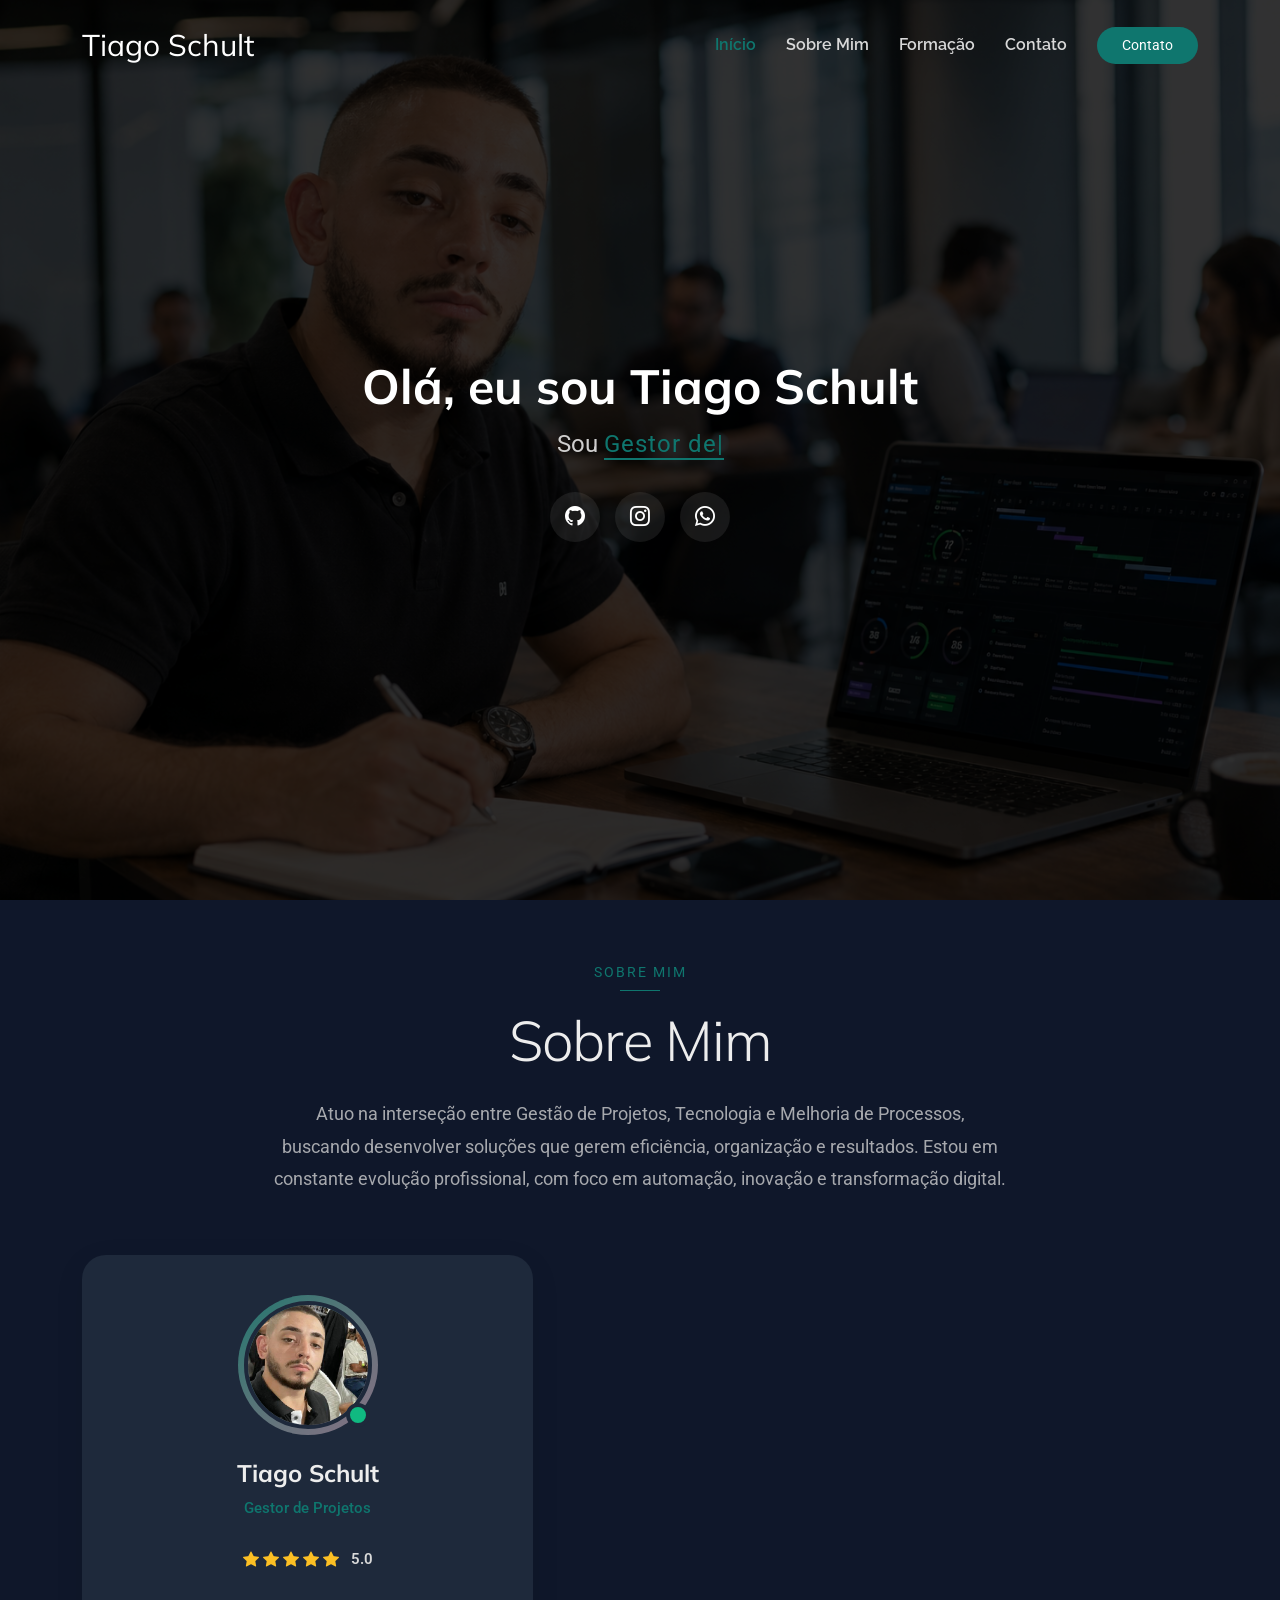
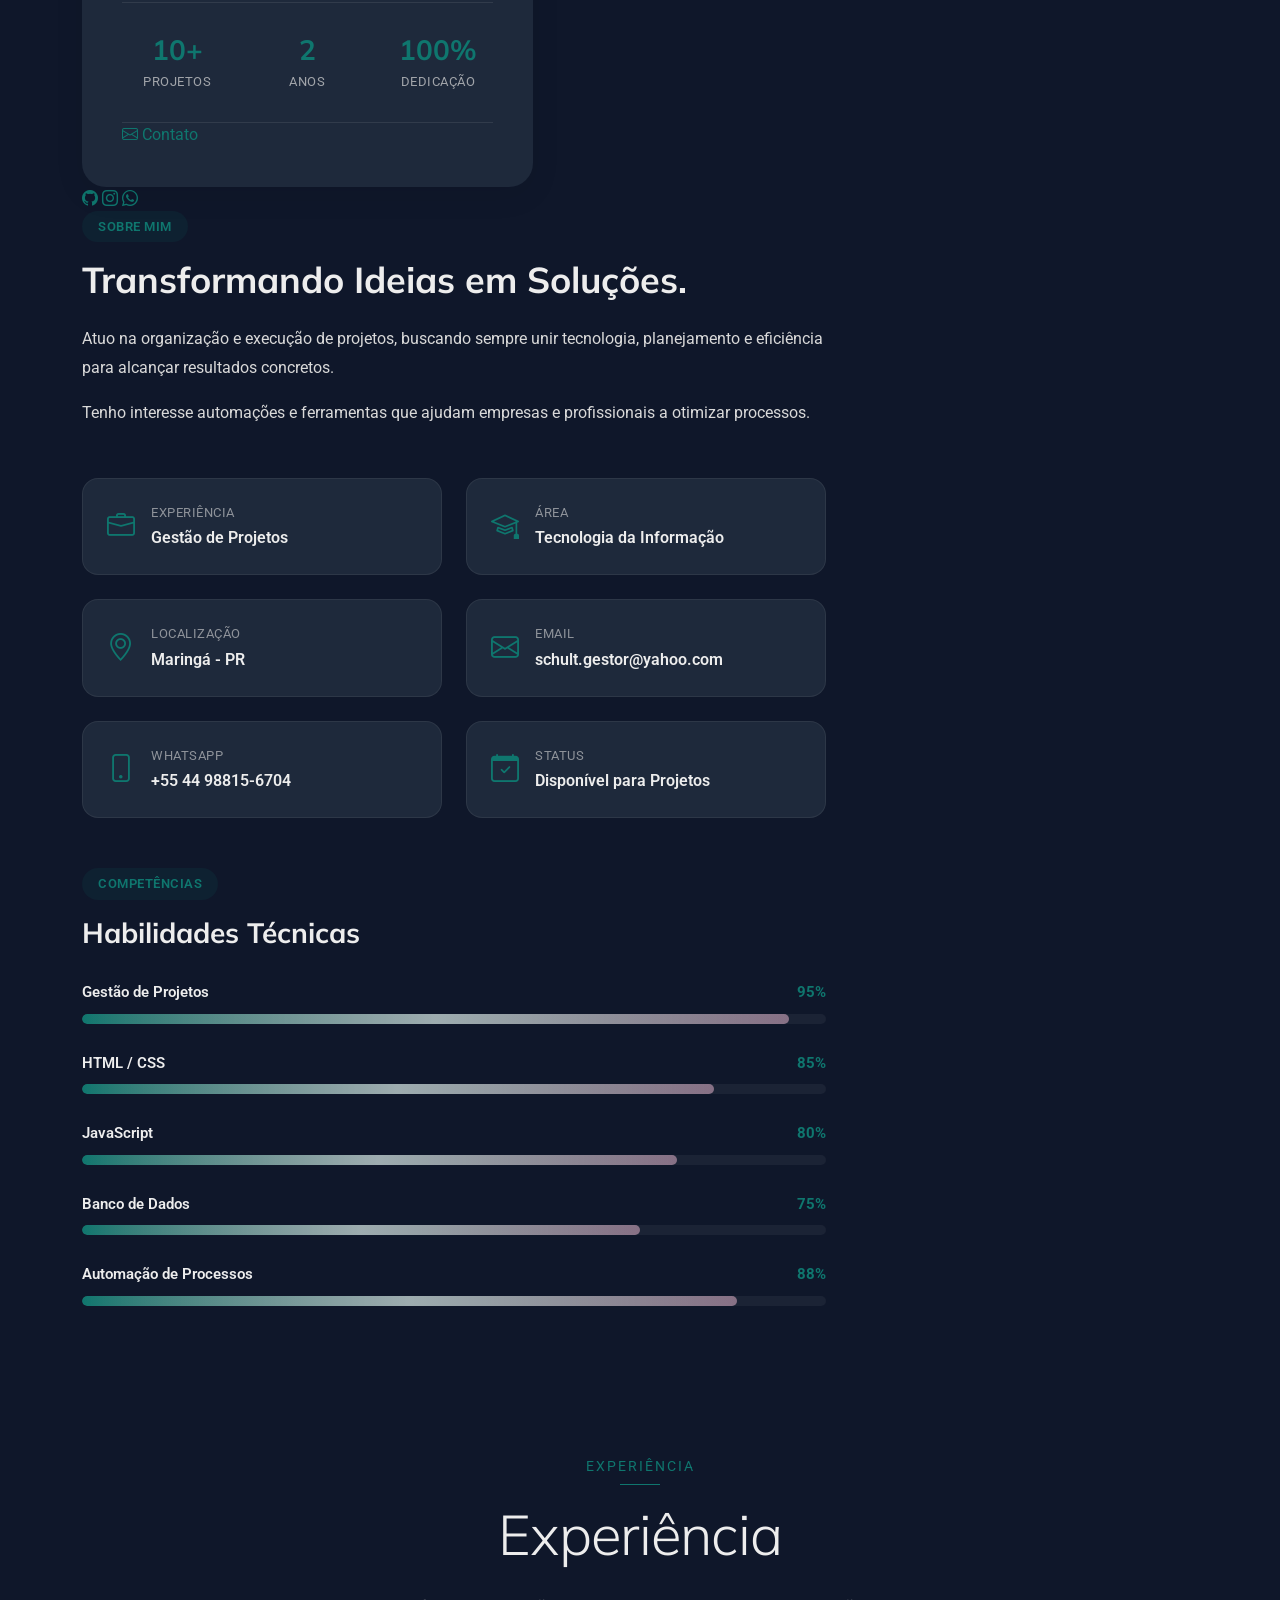
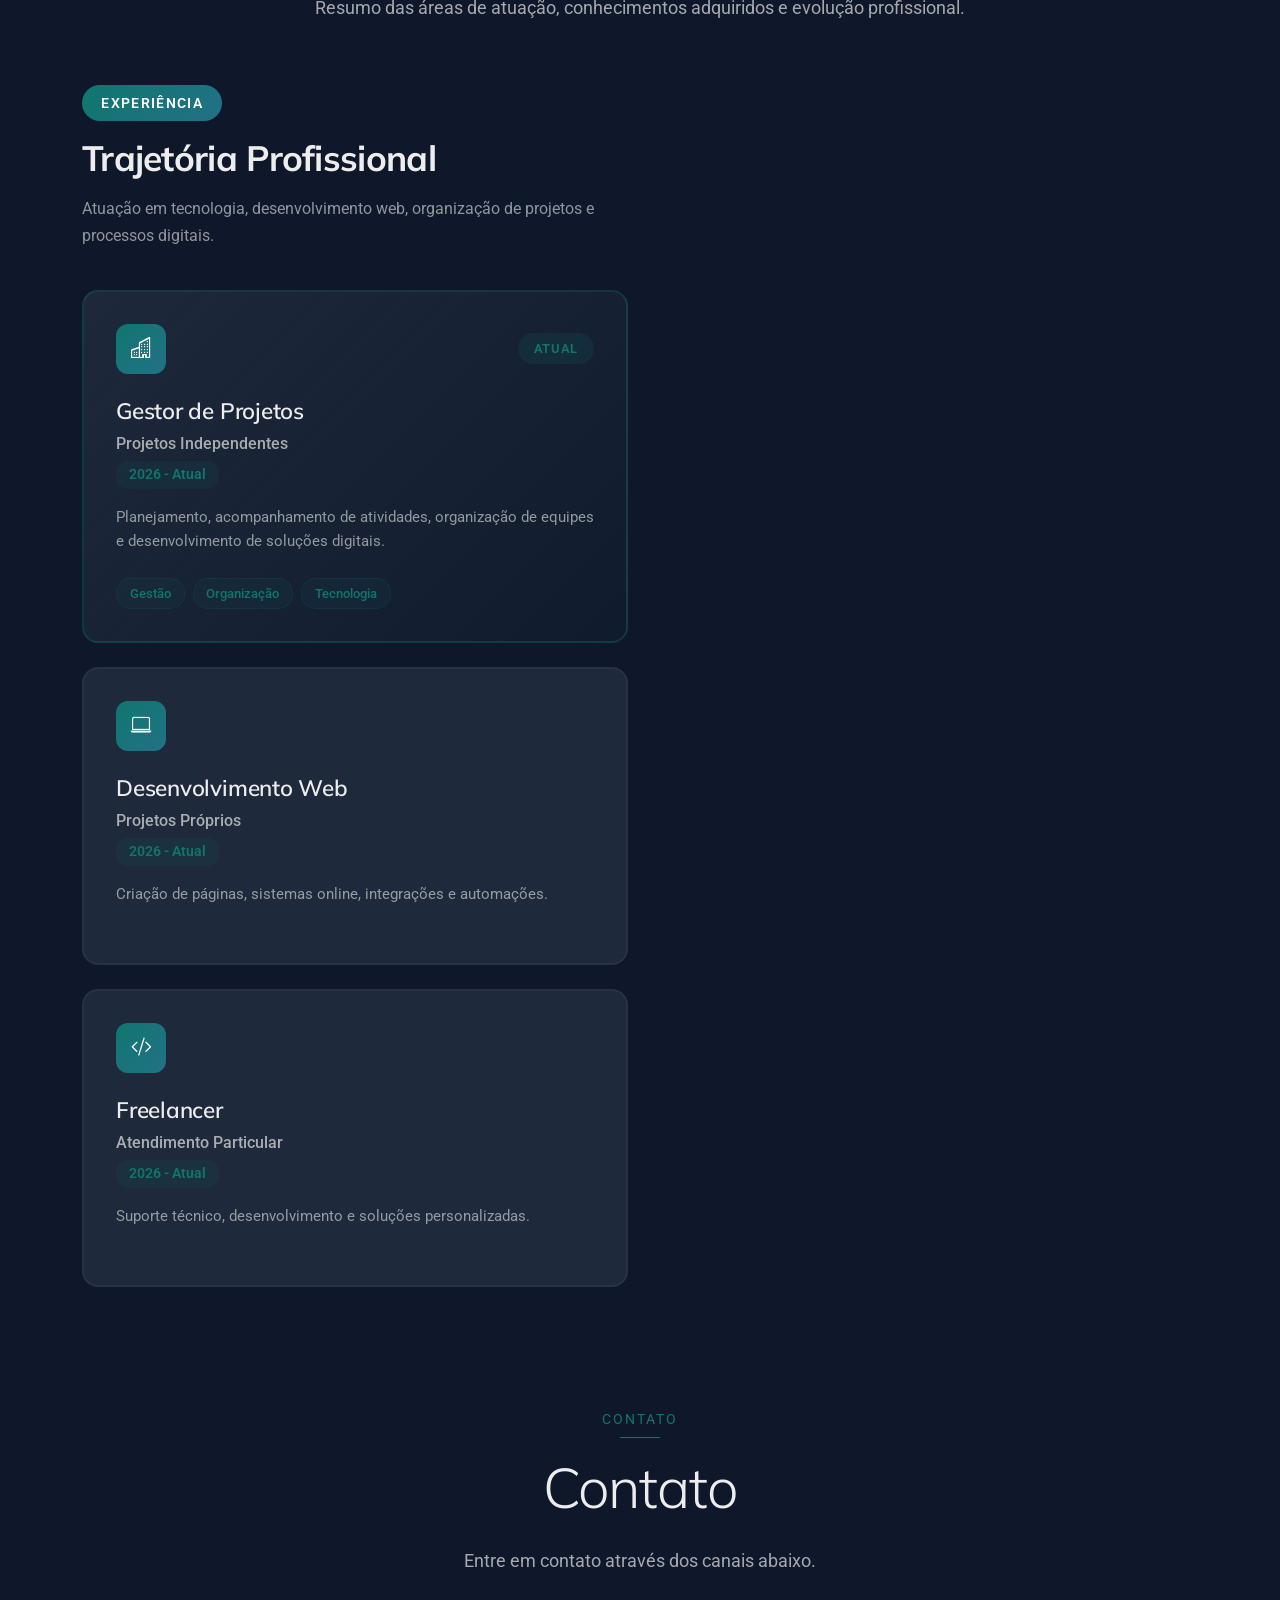
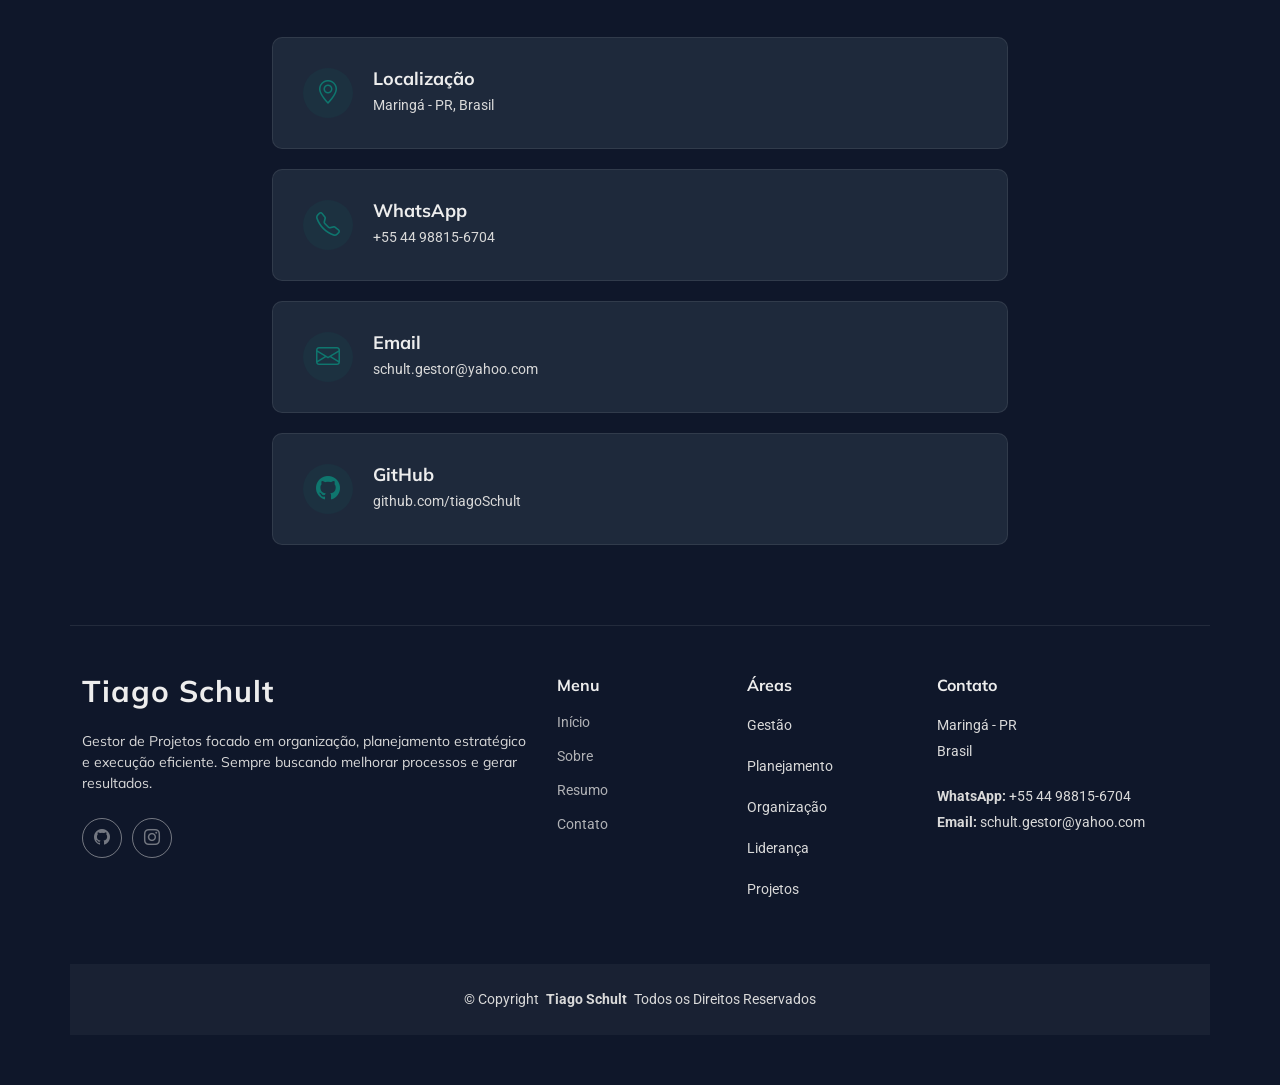
<file: index.html>
<!DOCTYPE html>
<html lang="pt-BR">

<head>
  <meta charset="utf-8">
  <meta content="width=device-width, initial-scale=1.0" name="viewport">

  <title>Tiago Schult | Gestor de Projetos</title>

<meta name="description" content="Portfólio profissional de Tiago Schult. Gestão de projetos, organização de processos, tecnologia e desenvolvimento de soluções digitais.">

<meta name="keywords" content="Tiago Schult, gestor de projetos, gestão, tecnologia, desenvolvimento web, automação, processos">

  <link href="assets/img/favicon.png" rel="icon">
<link href="assets/img/apple-touch-icon.png" rel="apple-touch-icon">

  <link href="https://fonts.googleapis.com" rel="preconnect">
  <link href="https://fonts.gstatic.com" rel="preconnect" crossorigin>

  <link href="https://fonts.googleapis.com/css2?family=Roboto:wght@100;300;400;500;700;900&family=Raleway:wght@100;300;400;500;600;700;800;900&family=Mulish:wght@200;300;400;500;600;700;800;900&display=swap" rel="stylesheet">

  <link href="assets/vendor/bootstrap/css/bootstrap.min.css" rel="stylesheet">
  <link href="assets/vendor/bootstrap-icons/bootstrap-icons.css" rel="stylesheet">
  <link href="assets/vendor/aos/aos.css" rel="stylesheet">
  <link href="assets/vendor/glightbox/css/glightbox.min.css" rel="stylesheet">
  <link href="assets/vendor/swiper/swiper-bundle.min.css" rel="stylesheet">

  <link href="assets/css/main.css" rel="stylesheet">
</head>

<body class="index-page">

<header id="header" class="header d-flex align-items-center fixed-top">
  <div class="container-fluid container-xl position-relative d-flex align-items-center">

    <a href="index.html" class="logo d-flex align-items-center me-auto">
      <h1 class="sitename">Tiago Schult</h1>
    </a>

    <nav id="navmenu" class="navmenu">
      <ul>
        <li><a href="#hero" class="active">Início</a></li>
        <li><a href="#about">Sobre Mim</a></li>
        <li><a href="#resume">Formação</a></li>
        <li><a href="#contact">Contato</a></li>
      </ul>

      <i class="mobile-nav-toggle d-xl-none bi bi-list"></i>
    </nav>

    <a class="btn-getstarted" href="#contact">Contato</a>

  </div>
</header>

<main class="main">

<section id="hero" class="hero section dark-background">

  <img src="assets/img/profile/fundo.jpg.png" alt="" data-aos="fade-in">

  <div class="container" data-aos="fade-up" data-aos-delay="100">
    <div class="row justify-content-center">
      <div class="col-lg-8 text-center">

        <h2>Olá, eu sou Tiago Schult</h2>

        <p>
          Sou
          <span
            class="typed"
            data-typed-items="Gestor de Projetos, Desenvolvedor Web, Freelancer, Entusiasta de Tecnologia">
          </span>
        </p>

        <div class="social-links">

          <a href="https://github.com/tiagoSchult">
            <i class="bi bi-github"></i>
          </a>

          <a href="https://instagram.com/Schult__">
            <i class="bi bi-instagram"></i>
          </a>

          <a href="https://wa.me/5544988156704">
            <i class="bi bi-whatsapp"></i>
          </a>

        </div>

      </div>
    </div>
  </div>

</section>

<section id="about" class="about section">

<div class="container section-title" data-aos="fade-up">

<span class="subtitle">Sobre Mim</span>

<h2>Sobre Mim</h2>

<p>
Atuo na interseção entre Gestão de Projetos, Tecnologia e Melhoria de Processos,
buscando desenvolver soluções que gerem eficiência, 
organização e resultados. Estou em constante evolução profissional, 
com foco em automação, inovação e transformação digital.
</p>

</div>

<div class="container" data-aos="fade-up" data-aos-delay="100">

<div class="row gy-5">

<div class="col-lg-5" data-aos="zoom-in" data-aos-delay="150">

<div class="profile-card">

<div class="profile-header">

<div class="profile-avatar">

<img src="assets/img/profile/profile-square-3.webp.jpg"
class="img-fluid"
alt="Tiago Schult">

<div class="status-indicator"></div>

</div>

<h3>Tiago Schult</h3>

<span class="role">
Gestor de Projetos
</span>

<div class="rating">

<i class="bi bi-star-fill"></i>
<i class="bi bi-star-fill"></i>
<i class="bi bi-star-fill"></i>
<i class="bi bi-star-fill"></i>
<i class="bi bi-star-fill"></i>

<span>5.0</span>

</div>

</div>

<div class="profile-stats">

<div class="stat-item">
<h4>10+</h4>
<p>Projetos</p>
</div>

<div class="stat-item">
<h4>2</h4>
<p>Anos</p>
</div>

<div class="stat-item">
<h4>100%</h4>
<p>Dedicação</p>
</div>

</div>


<a href="#contact" class="btn-secondary">
<i class="bi bi-envelope"></i>
Contato
</a>

</div>

<div class="social-connect">

<a href="https://github.com/tiagoSchult">
<i class="bi bi-github"></i>
</a>

<a href="https://instagram.com/Schult__">
<i class="bi bi-instagram"></i>
</a>

<a href="https://wa.me/5544988156704">
<i class="bi bi-whatsapp"></i>
</a>

</div>

</div>

</div>

<div class="col-lg-8"
data-aos="fade-left"
data-aos-delay="200">

<div class="content-wrapper">

<div class="bio-section">

<div class="section-tag">
Sobre Mim
</div>

<h2>
Transformando Ideias em Soluções.
</h2>

<p>
Atuo na organização e execução de projetos, buscando sempre unir tecnologia,
planejamento e eficiência para alcançar resultados concretos.
</p>

<p>
Tenho interesse automações e ferramentas
que ajudam empresas e profissionais a otimizar processos.
</p>

</div>              <div class="details-grid">

                <div class="detail-item">
                  <i class="bi bi-briefcase"></i>
                  <div class="detail-content">
                    <span>Experiência</span>
                    <strong>Gestão de Projetos</strong>
                  </div>
                </div>

                <div class="detail-item">
                  <i class="bi bi-mortarboard"></i>
                  <div class="detail-content">
                    <span>Área</span>
                    <strong>Tecnologia da Informação</strong>
                  </div>
                </div>

                <div class="detail-item">
                  <i class="bi bi-geo-alt"></i>
                  <div class="detail-content">
                    <span>Localização</span>
                    <strong>Maringá - PR</strong>
                  </div>
                </div>

                <div class="detail-item">
                  <i class="bi bi-envelope"></i>
                  <div class="detail-content">
                    <span>Email</span>
                    <strong>schult.gestor@yahoo.com</strong>
                  </div>
                </div>

                <div class="detail-item">
                  <i class="bi bi-phone"></i>
                  <div class="detail-content">
                    <span>WhatsApp</span>
                    <strong>+55 44 98815-6704</strong>
                  </div>
                </div>

                <div class="detail-item">
                  <i class="bi bi-calendar-check"></i>
                  <div class="detail-content">
                    <span>Status</span>
                    <strong>Disponível para Projetos</strong>
                  </div>
                </div>

              </div>

              <div class="skills-showcase">

                <div class="section-tag">
                  Competências
                </div>

                <h3>
                  Habilidades Técnicas
                </h3>

                <div class="skills-list skills-animation">

                  <div class="skill-item">
                    <div class="skill-info">
                      <span class="skill-name">Gestão de Projetos</span>
                      <span class="skill-percent">95%</span>
                    </div>
                    <div class="progress">
                      <div class="progress-bar"
                           role="progressbar"
                           aria-valuenow="95"
                           aria-valuemin="0"
                           aria-valuemax="100">
                      </div>
                    </div>
                  </div>

                  <div class="skill-item">
                    <div class="skill-info">
                      <span class="skill-name">HTML / CSS</span>
                      <span class="skill-percent">85%</span>
                    </div>
                    <div class="progress">
                      <div class="progress-bar"
                           role="progressbar"
                           aria-valuenow="85"
                           aria-valuemin="0"
                           aria-valuemax="100">
                      </div>
                    </div>
                  </div>

                  <div class="skill-item">
                    <div class="skill-info">
                      <span class="skill-name">JavaScript</span>
                      <span class="skill-percent">80%</span>
                    </div>
                    <div class="progress">
                      <div class="progress-bar"
                           role="progressbar"
                           aria-valuenow="80"
                           aria-valuemin="0"
                           aria-valuemax="100">
                      </div>
                    </div>
                  </div>

                  <div class="skill-item">
                    <div class="skill-info">
                      <span class="skill-name">Banco de Dados</span>
                      <span class="skill-percent">75%</span>
                    </div>
                    <div class="progress">
                      <div class="progress-bar"
                           role="progressbar"
                           aria-valuenow="75"
                           aria-valuemin="0"
                           aria-valuemax="100">
                      </div>
                    </div>
                  </div>

                  <div class="skill-item">
                    <div class="skill-info">
                      <span class="skill-name">Automação de Processos</span>
                      <span class="skill-percent">88%</span>
                    </div>
                    <div class="progress">
                      <div class="progress-bar"
                           role="progressbar"
                           aria-valuenow="88"
                           aria-valuemin="0"
                           aria-valuemax="100">
                      </div>
                    </div>
                  </div>

                </div>

              </div>

            </div>

          </div>

        </div>

      </div>

</section>

<section id="resume" class="resume section">

<div class="container section-title">

<span class="subtitle">
Experiência
</span>

<h2>
Experiência
</h2>

<p>
Resumo das áreas de atuação, conhecimentos adquiridos e evolução profissional.
</p>

</div>

<div class="container">

<div class="row gy-5">

<div class="col-lg-6">

<div class="experience-section">

<div class="section-header">

<div class="header-content">

<span class="section-badge">
Experiência
</span>

<h2>
Trajetória Profissional
</h2>

<p>
Atuação em tecnologia, desenvolvimento web,
organização de projetos e processos digitais.
</p>

</div>

</div>

<div class="experience-cards">

<div class="exp-card featured">

<div class="card-header">

<div class="company-logo">
<i class="bi bi-buildings"></i>
</div>

<div class="period-badge">
Atual
</div>

</div>

<div class="card-body">

<h3>
Gestor de Projetos
</h3>

<p class="company-name">
Projetos Independentes
</p>

<span class="duration">
2026 - Atual
</span>

<p class="description">
Planejamento, acompanhamento de atividades,
organização de equipes e desenvolvimento
de soluções digitais.
</p>

<div class="skills-tags">

<span class="skill-tag">
Gestão
</span>

<span class="skill-tag">
Organização
</span>

<span class="skill-tag">
Tecnologia
</span>

</div>

</div>

</div>

<div class="exp-card">

<div class="card-header">
<div class="company-logo">
<i class="bi bi-laptop"></i>
</div>
</div>

<div class="card-body">

<h3>
Desenvolvimento Web
</h3>

<p class="company-name">
Projetos Próprios
</p>

<span class="duration">
2026 - Atual
</span>

<p class="description">
Criação de páginas, sistemas online,
integrações e automações.
</p>

</div>

</div>

<div class="exp-card">

<div class="card-header">
<div class="company-logo">
<i class="bi bi-code-slash"></i>
</div>
</div>

<div class="card-body">

<h3>
Freelancer
</h3>

<p class="company-name">
Atendimento Particular
</p>

<span class="duration">
2026 - Atual
</span>

<p class="description">
Suporte técnico, desenvolvimento
e soluções personalizadas.
</p>

</div>

</div>

</div>

</div>

            </div>

          </div>

        </div>

      </div>

    </section>

    <!-- Contact Section -->
    <section id="contact" class="contact section">

      <div class="container section-title" data-aos="fade-up">
        <span class="subtitle">Contato</span>
        <h2>Contato</h2>
        <p>Entre em contato através dos canais abaixo.</p>
      </div>

      <div class="container">

        <div class="row gy-4">

          <div class="col-lg-8 mx-auto">

            <div class="info-item">
              <div class="icon-wrapper">
                <i class="bi bi-geo-alt"></i>
              </div>
              <div>
                <h3>Localização</h3>
                <p>Maringá - PR, Brasil</p>
              </div>
            </div>

            <a href="https://wa.me/5544988156704" target="_blank" class="info-item">
  <div class="icon-wrapper">
    <i class="bi bi-telephone"></i>
  </div>
  <div>
    <h3>WhatsApp</h3>
    <p>+55 44 98815-6704</p>
  </div>
</a>

            <div class="info-item">
              <div class="icon-wrapper">
                <i class="bi bi-envelope"></i>
              </div>
              <div>
                <h3>Email</h3>
                <p>schult.gestor@yahoo.com</p>
              </div>
            </div>

            <a href="https://github.com/tiagoSchult" target="_blank" class="info-item">
  <div class="icon-wrapper">
    <i class="bi bi-github"></i>
  </div>
  <div>
    <h3>GitHub</h3>
    <p>github.com/tiagoSchult</p>
  </div>
</a>

          </div>

          
            </form>

          </div>

        </div>

      </div>

    </section>

  </main>

  <footer id="footer" class="footer">

    <div class="container footer-top">

      <div class="row gy-4">

        <div class="col-lg-5 col-md-12 footer-about">

          <a href="index.html" class="logo d-flex align-items-center">
            <span class="sitename">Tiago Schult</span>
          </a>

          <p>
            Gestor de Projetos focado em organização,
            planejamento estratégico e execução eficiente.
            Sempre buscando melhorar processos e gerar resultados.
          </p>

          <div class="social-links d-flex mt-4">

            <a href="https://github.com/tiagoSchult">
              <i class="bi bi-github"></i>
            </a>

            <a href="https://instagram.com/Schult__">
              <i class="bi bi-instagram"></i>
            </a>

          </div>

        </div>

        <div class="col-lg-2 col-6 footer-links">

          <h4>Menu</h4>

          <ul>
            <li><a href="#hero">Início</a></li>
            <li><a href="#about">Sobre</a></li>
            <li><a href="#resume">Resumo</a></li>
            <li><a href="#contact">Contato</a></li>
          </ul>

        </div>

        <div class="col-lg-2 col-6 footer-links">

          <h4>Áreas</h4>

          <ul>
            <li>Gestão</li>
            <li>Planejamento</li>
            <li>Organização</li>
            <li>Liderança</li>
            <li>Projetos</li>
          </ul>

        </div>

        <div class="col-lg-3 col-md-12 footer-contact text-center text-md-start">

          <h4>Contato</h4>

          <p>Maringá - PR</p>
          <p>Brasil</p>

          <p class="mt-4">
            <strong>WhatsApp:</strong>
            <span>+55 44 98815-6704</span>
          </p>

          <p>
            <strong>Email:</strong>
            <span>schult.gestor@yahoo.com</span>
          </p>

        </div>

      </div>

    </div>

    <div class="container copyright text-center mt-4">

      <p>
        © <span>Copyright</span>
        <strong class="px-1 sitename">Tiago Schult</strong>
        <span>Todos os Direitos Reservados</span>
      </p>

    </div>

  </footer>

  <a
    href="#"
    id="scroll-top"
    class="scroll-top d-flex align-items-center justify-content-center">

    <i class="bi bi-arrow-up-short"></i>

  </a>

  <div id="preloader"></div>

  <script src="assets/vendor/bootstrap/js/bootstrap.bundle.min.js"></script>

  <script src="assets/vendor/php-email-form/validate.js"></script>

  <script src="assets/vendor/aos/aos.js"></script>

  <script src="assets/vendor/typed.js/typed.umd.js"></script>

  <script src="assets/vendor/waypoints/noframework.waypoints.js"></script>

  <script src="assets/vendor/glightbox/js/glightbox.min.js"></script>

  <script src="assets/vendor/imagesloaded/imagesloaded.pkgd.min.js"></script>

  <script src="assets/vendor/isotope-layout/isotope.pkgd.min.js"></script>

  <script src="assets/vendor/swiper/swiper-bundle.min.js"></script>

  <script src="assets/js/main.js"></script>

</body>

</html>
</file>
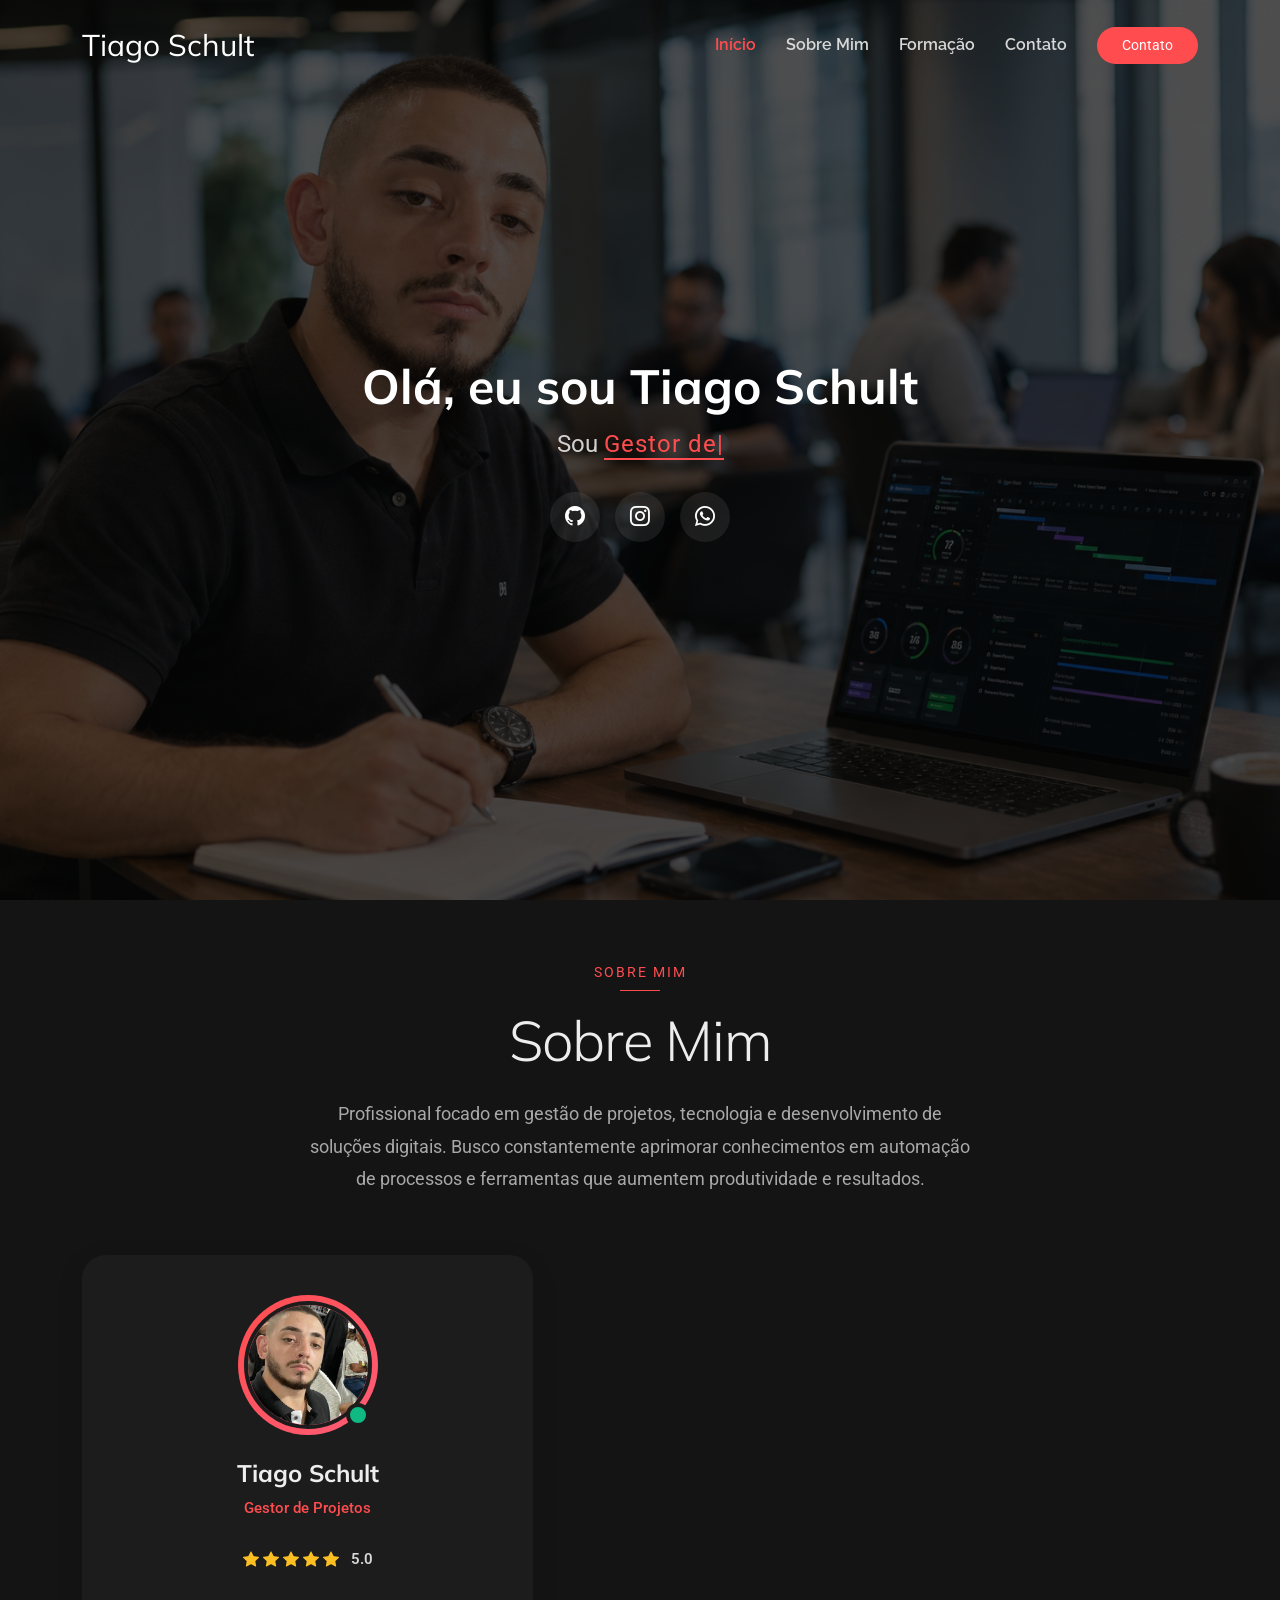
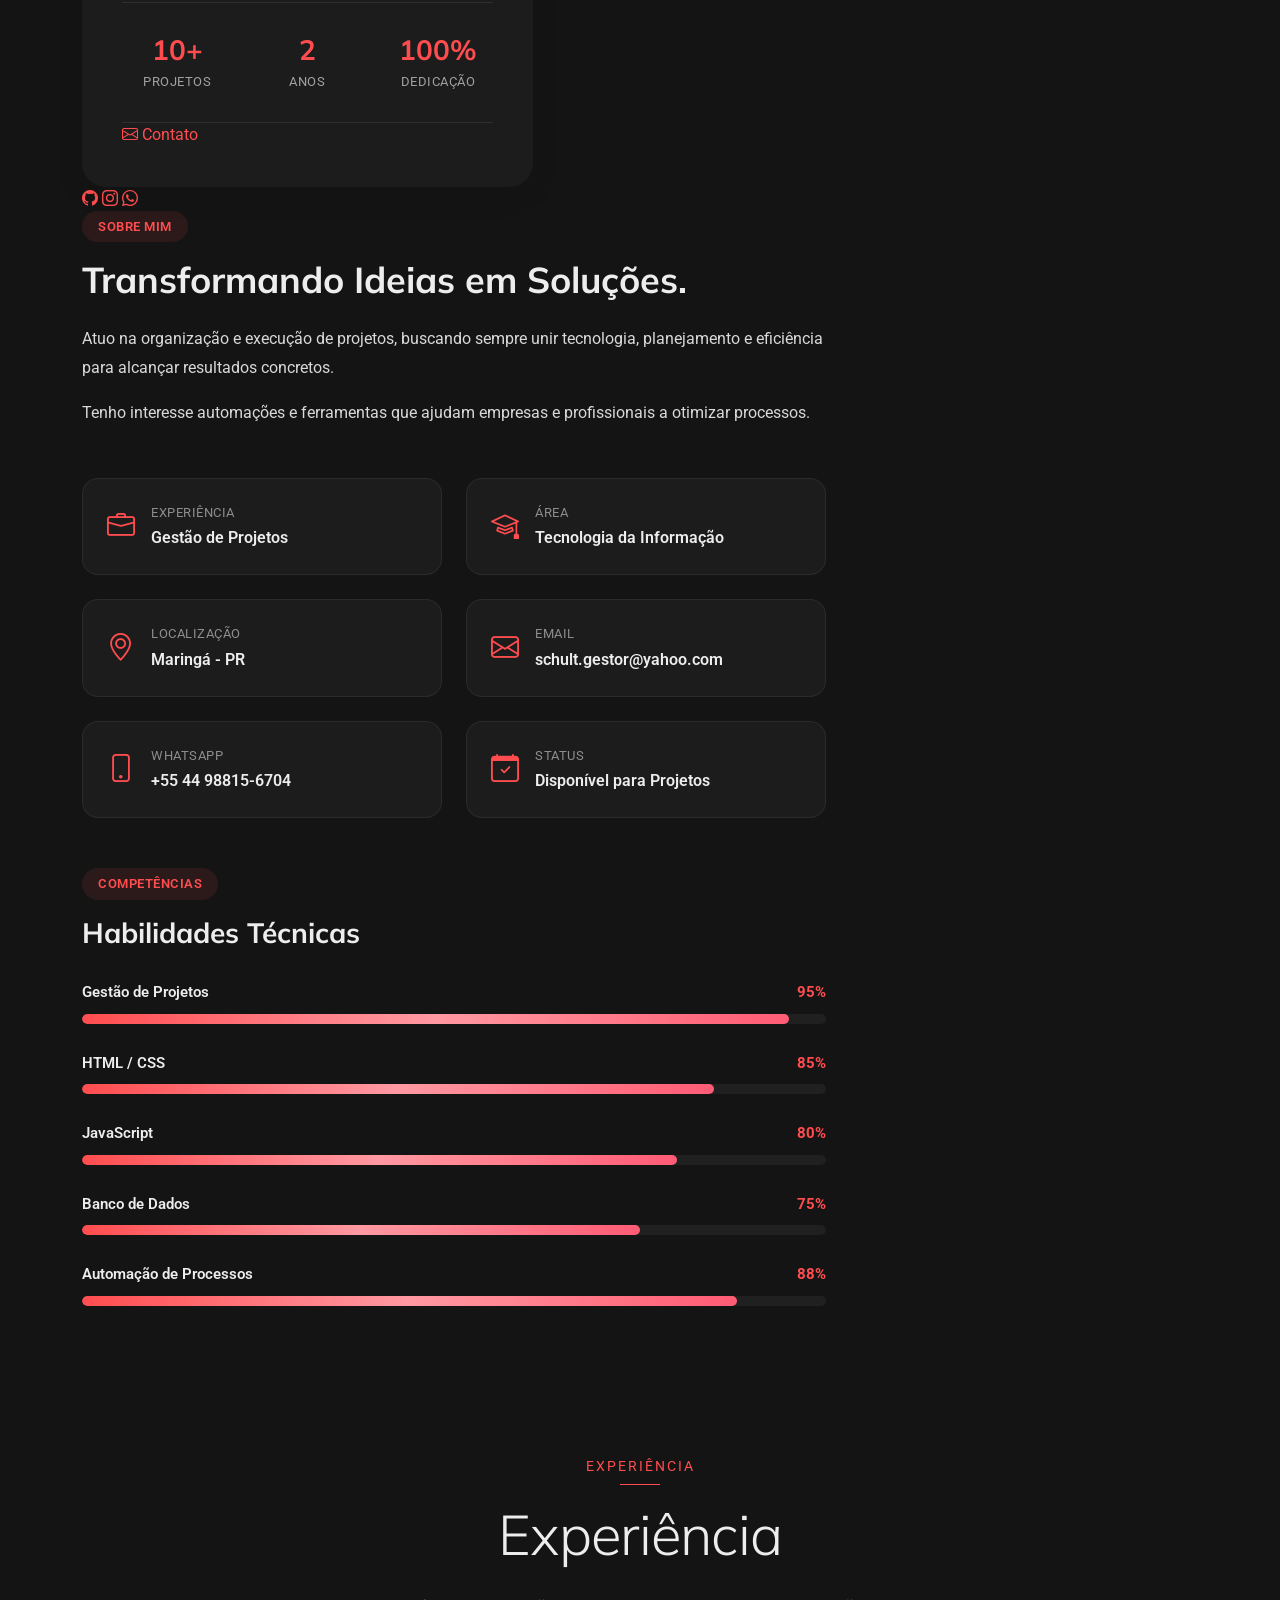
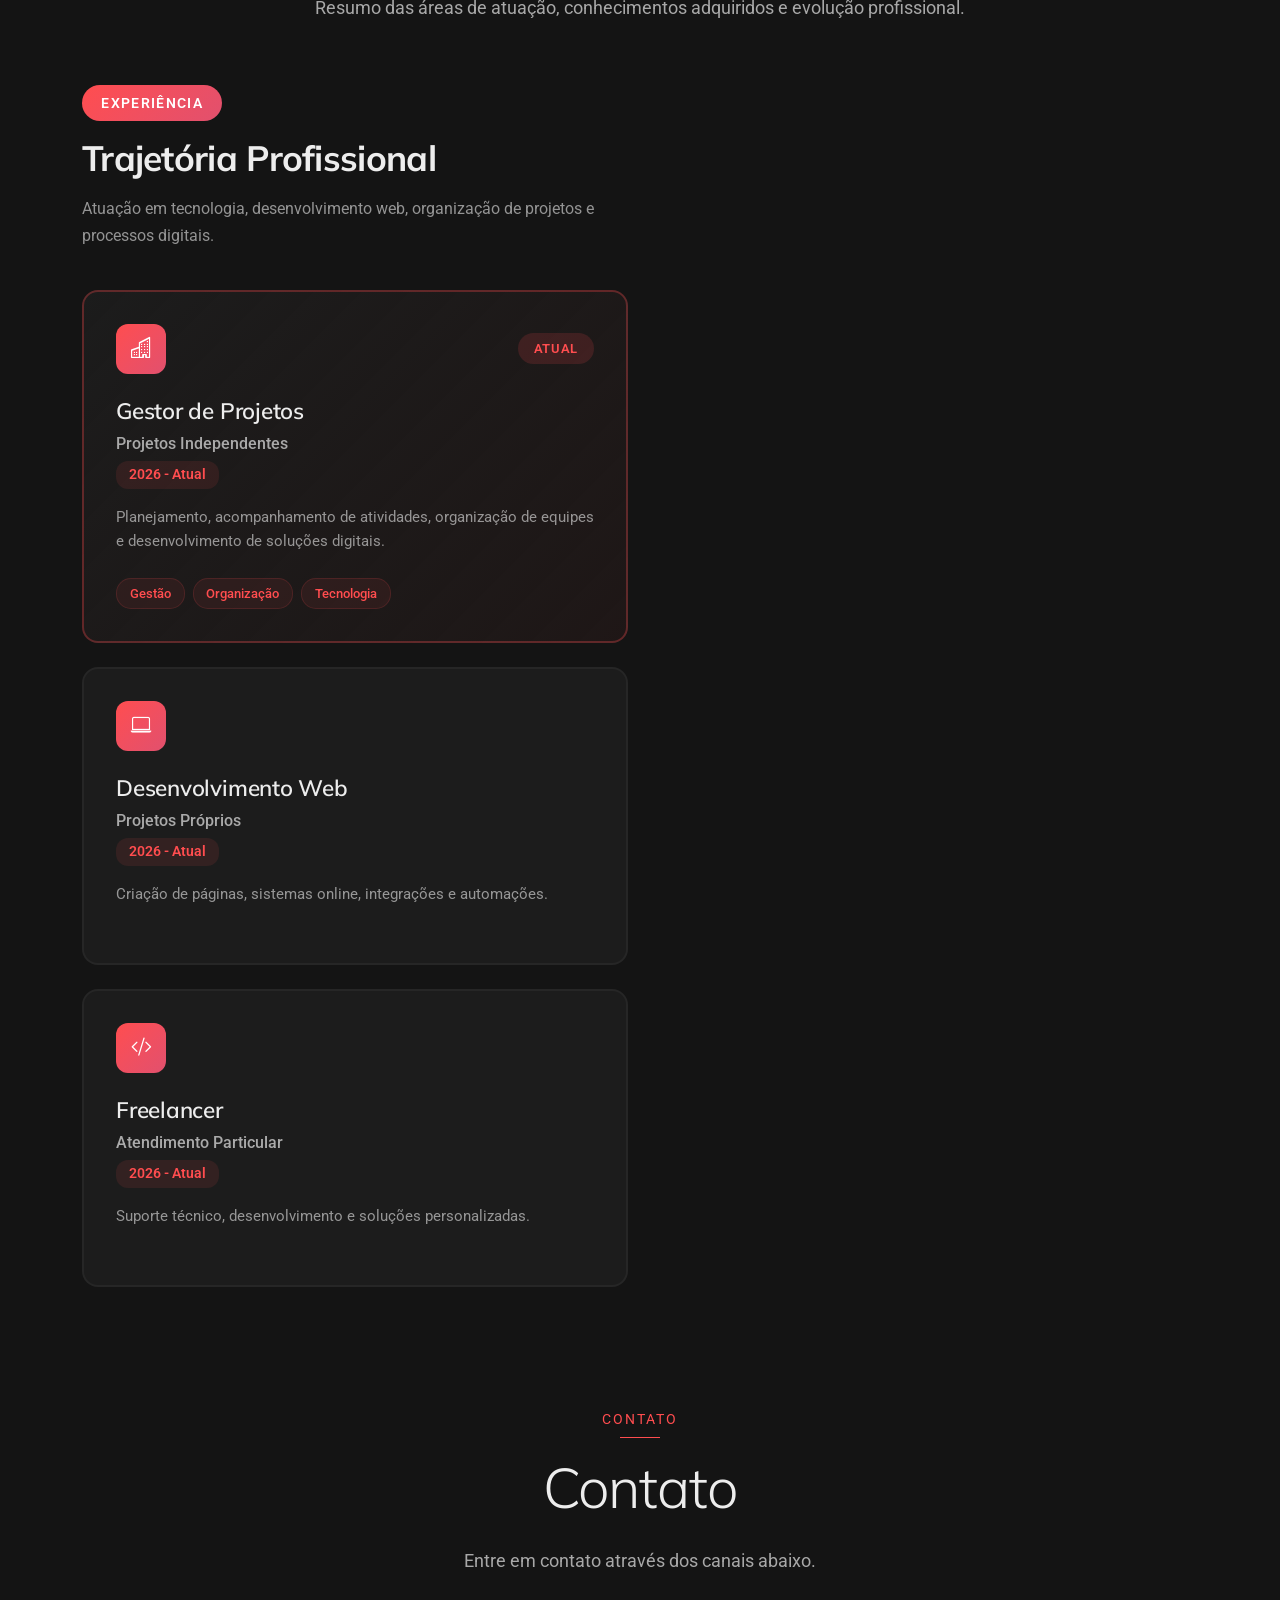
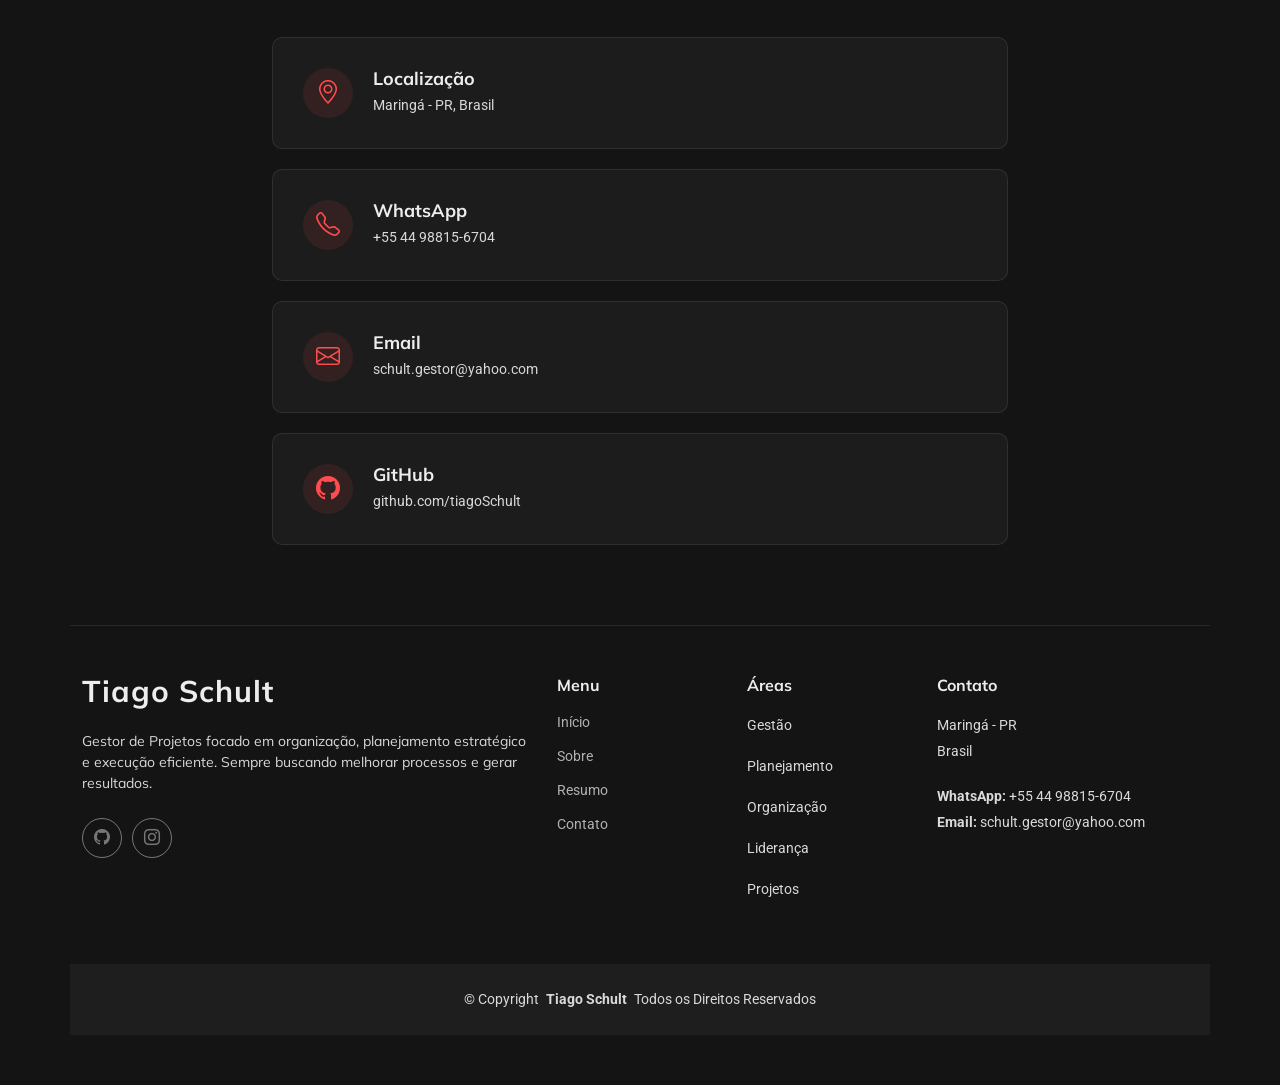
<file: PortifolioTiago/index.html>
<!DOCTYPE html>
<html lang="pt-BR">

<head>
  <meta charset="utf-8">
  <meta content="width=device-width, initial-scale=1.0" name="viewport">

  <title>Tiago Schult | Gestor de Projetos</title>

<meta name="description" content="Portfólio profissional de Tiago Schult. Gestão de projetos, organização de processos, tecnologia e desenvolvimento de soluções digitais.">

<meta name="keywords" content="Tiago Schult, gestor de projetos, gestão, tecnologia, desenvolvimento web, automação, processos">

  <link href="assets/img/favicon.png" rel="icon">
<link href="assets/img/apple-touch-icon.png" rel="apple-touch-icon">

  <link href="https://fonts.googleapis.com" rel="preconnect">
  <link href="https://fonts.gstatic.com" rel="preconnect" crossorigin>

  <link href="https://fonts.googleapis.com/css2?family=Roboto:wght@100;300;400;500;700;900&family=Raleway:wght@100;300;400;500;600;700;800;900&family=Mulish:wght@200;300;400;500;600;700;800;900&display=swap" rel="stylesheet">

  <link href="assets/vendor/bootstrap/css/bootstrap.min.css" rel="stylesheet">
  <link href="assets/vendor/bootstrap-icons/bootstrap-icons.css" rel="stylesheet">
  <link href="assets/vendor/aos/aos.css" rel="stylesheet">
  <link href="assets/vendor/glightbox/css/glightbox.min.css" rel="stylesheet">
  <link href="assets/vendor/swiper/swiper-bundle.min.css" rel="stylesheet">

  <link href="assets/css/main.css" rel="stylesheet">
</head>

<body class="index-page">

<header id="header" class="header d-flex align-items-center fixed-top">
  <div class="container-fluid container-xl position-relative d-flex align-items-center">

    <a href="index.html" class="logo d-flex align-items-center me-auto">
      <h1 class="sitename">Tiago Schult</h1>
    </a>

    <nav id="navmenu" class="navmenu">
      <ul>
        <li><a href="#hero" class="active">Início</a></li>
        <li><a href="#about">Sobre Mim</a></li>
        <li><a href="#resume">Formação</a></li>
        <li><a href="#contact">Contato</a></li>
      </ul>

      <i class="mobile-nav-toggle d-xl-none bi bi-list"></i>
    </nav>

    <a class="btn-getstarted" href="#contact">Contato</a>

  </div>
</header>

<main class="main">

<section id="hero" class="hero section dark-background">

  <img src="assets/img/profile/fundo.jpg.png" alt="" data-aos="fade-in">

  <div class="container" data-aos="fade-up" data-aos-delay="100">
    <div class="row justify-content-center">
      <div class="col-lg-8 text-center">

        <h2>Olá, eu sou Tiago Schult</h2>

        <p>
          Sou
          <span
            class="typed"
            data-typed-items="Gestor de Projetos, Desenvolvedor Web, Freelancer, Entusiasta de Tecnologia">
          </span>
        </p>

        <div class="social-links">

          <a href="https://github.com/tiagoSchult">
            <i class="bi bi-github"></i>
          </a>

          <a href="https://instagram.com/Schult__">
            <i class="bi bi-instagram"></i>
          </a>

          <a href="https://wa.me/5544988156704">
            <i class="bi bi-whatsapp"></i>
          </a>

        </div>

      </div>
    </div>
  </div>

</section>

<section id="about" class="about section">

<div class="container section-title" data-aos="fade-up">

<span class="subtitle">Sobre Mim</span>

<h2>Sobre Mim</h2>

<p>
Profissional focado em gestão de projetos, tecnologia e desenvolvimento de soluções digitais.
Busco constantemente aprimorar conhecimentos em automação de processos
e ferramentas que aumentem produtividade e resultados.
</p>

</div>

<div class="container" data-aos="fade-up" data-aos-delay="100">

<div class="row gy-5">

<div class="col-lg-5" data-aos="zoom-in" data-aos-delay="150">

<div class="profile-card">

<div class="profile-header">

<div class="profile-avatar">

<img src="assets/img/profile/profile-square-3.webp.jpg"
class="img-fluid"
alt="Tiago Schult">

<div class="status-indicator"></div>

</div>

<h3>Tiago Schult</h3>

<span class="role">
Gestor de Projetos
</span>

<div class="rating">

<i class="bi bi-star-fill"></i>
<i class="bi bi-star-fill"></i>
<i class="bi bi-star-fill"></i>
<i class="bi bi-star-fill"></i>
<i class="bi bi-star-fill"></i>

<span>5.0</span>

</div>

</div>

<div class="profile-stats">

<div class="stat-item">
<h4>10+</h4>
<p>Projetos</p>
</div>

<div class="stat-item">
<h4>2</h4>
<p>Anos</p>
</div>

<div class="stat-item">
<h4>100%</h4>
<p>Dedicação</p>
</div>

</div>


<a href="#contact" class="btn-secondary">
<i class="bi bi-envelope"></i>
Contato
</a>

</div>

<div class="social-connect">

<a href="https://github.com/tiagoSchult">
<i class="bi bi-github"></i>
</a>

<a href="https://instagram.com/Schult__">
<i class="bi bi-instagram"></i>
</a>

<a href="https://wa.me/5544988156704">
<i class="bi bi-whatsapp"></i>
</a>

</div>

</div>

</div>

<div class="col-lg-8"
data-aos="fade-left"
data-aos-delay="200">

<div class="content-wrapper">

<div class="bio-section">

<div class="section-tag">
Sobre Mim
</div>

<h2>
Transformando Ideias em Soluções.
</h2>

<p>
Atuo na organização e execução de projetos, buscando sempre unir tecnologia,
planejamento e eficiência para alcançar resultados concretos.
</p>

<p>
Tenho interesse automações e ferramentas
que ajudam empresas e profissionais a otimizar processos.
</p>

</div>              <div class="details-grid">

                <div class="detail-item">
                  <i class="bi bi-briefcase"></i>
                  <div class="detail-content">
                    <span>Experiência</span>
                    <strong>Gestão de Projetos</strong>
                  </div>
                </div>

                <div class="detail-item">
                  <i class="bi bi-mortarboard"></i>
                  <div class="detail-content">
                    <span>Área</span>
                    <strong>Tecnologia da Informação</strong>
                  </div>
                </div>

                <div class="detail-item">
                  <i class="bi bi-geo-alt"></i>
                  <div class="detail-content">
                    <span>Localização</span>
                    <strong>Maringá - PR</strong>
                  </div>
                </div>

                <div class="detail-item">
                  <i class="bi bi-envelope"></i>
                  <div class="detail-content">
                    <span>Email</span>
                    <strong>schult.gestor@yahoo.com</strong>
                  </div>
                </div>

                <div class="detail-item">
                  <i class="bi bi-phone"></i>
                  <div class="detail-content">
                    <span>WhatsApp</span>
                    <strong>+55 44 98815-6704</strong>
                  </div>
                </div>

                <div class="detail-item">
                  <i class="bi bi-calendar-check"></i>
                  <div class="detail-content">
                    <span>Status</span>
                    <strong>Disponível para Projetos</strong>
                  </div>
                </div>

              </div>

              <div class="skills-showcase">

                <div class="section-tag">
                  Competências
                </div>

                <h3>
                  Habilidades Técnicas
                </h3>

                <div class="skills-list skills-animation">

                  <div class="skill-item">
                    <div class="skill-info">
                      <span class="skill-name">Gestão de Projetos</span>
                      <span class="skill-percent">95%</span>
                    </div>
                    <div class="progress">
                      <div class="progress-bar"
                           role="progressbar"
                           aria-valuenow="95"
                           aria-valuemin="0"
                           aria-valuemax="100">
                      </div>
                    </div>
                  </div>

                  <div class="skill-item">
                    <div class="skill-info">
                      <span class="skill-name">HTML / CSS</span>
                      <span class="skill-percent">85%</span>
                    </div>
                    <div class="progress">
                      <div class="progress-bar"
                           role="progressbar"
                           aria-valuenow="85"
                           aria-valuemin="0"
                           aria-valuemax="100">
                      </div>
                    </div>
                  </div>

                  <div class="skill-item">
                    <div class="skill-info">
                      <span class="skill-name">JavaScript</span>
                      <span class="skill-percent">80%</span>
                    </div>
                    <div class="progress">
                      <div class="progress-bar"
                           role="progressbar"
                           aria-valuenow="80"
                           aria-valuemin="0"
                           aria-valuemax="100">
                      </div>
                    </div>
                  </div>

                  <div class="skill-item">
                    <div class="skill-info">
                      <span class="skill-name">Banco de Dados</span>
                      <span class="skill-percent">75%</span>
                    </div>
                    <div class="progress">
                      <div class="progress-bar"
                           role="progressbar"
                           aria-valuenow="75"
                           aria-valuemin="0"
                           aria-valuemax="100">
                      </div>
                    </div>
                  </div>

                  <div class="skill-item">
                    <div class="skill-info">
                      <span class="skill-name">Automação de Processos</span>
                      <span class="skill-percent">88%</span>
                    </div>
                    <div class="progress">
                      <div class="progress-bar"
                           role="progressbar"
                           aria-valuenow="88"
                           aria-valuemin="0"
                           aria-valuemax="100">
                      </div>
                    </div>
                  </div>

                </div>

              </div>

            </div>

          </div>

        </div>

      </div>

</section>

<section id="resume" class="resume section">

<div class="container section-title">

<span class="subtitle">
Experiência
</span>

<h2>
Experiência
</h2>

<p>
Resumo das áreas de atuação, conhecimentos adquiridos e evolução profissional.
</p>

</div>

<div class="container">

<div class="row gy-5">

<div class="col-lg-6">

<div class="experience-section">

<div class="section-header">

<div class="header-content">

<span class="section-badge">
Experiência
</span>

<h2>
Trajetória Profissional
</h2>

<p>
Atuação em tecnologia, desenvolvimento web,
organização de projetos e processos digitais.
</p>

</div>

</div>

<div class="experience-cards">

<div class="exp-card featured">

<div class="card-header">

<div class="company-logo">
<i class="bi bi-buildings"></i>
</div>

<div class="period-badge">
Atual
</div>

</div>

<div class="card-body">

<h3>
Gestor de Projetos
</h3>

<p class="company-name">
Projetos Independentes
</p>

<span class="duration">
2026 - Atual
</span>

<p class="description">
Planejamento, acompanhamento de atividades,
organização de equipes e desenvolvimento
de soluções digitais.
</p>

<div class="skills-tags">

<span class="skill-tag">
Gestão
</span>

<span class="skill-tag">
Organização
</span>

<span class="skill-tag">
Tecnologia
</span>

</div>

</div>

</div>

<div class="exp-card">

<div class="card-header">
<div class="company-logo">
<i class="bi bi-laptop"></i>
</div>
</div>

<div class="card-body">

<h3>
Desenvolvimento Web
</h3>

<p class="company-name">
Projetos Próprios
</p>

<span class="duration">
2026 - Atual
</span>

<p class="description">
Criação de páginas, sistemas online,
integrações e automações.
</p>

</div>

</div>

<div class="exp-card">

<div class="card-header">
<div class="company-logo">
<i class="bi bi-code-slash"></i>
</div>
</div>

<div class="card-body">

<h3>
Freelancer
</h3>

<p class="company-name">
Atendimento Particular
</p>

<span class="duration">
2026 - Atual
</span>

<p class="description">
Suporte técnico, desenvolvimento
e soluções personalizadas.
</p>

</div>

</div>

</div>

</div>

            </div>

          </div>

        </div>

      </div>

    </section>

    <!-- Contact Section -->
    <section id="contact" class="contact section">

      <div class="container section-title" data-aos="fade-up">
        <span class="subtitle">Contato</span>
        <h2>Contato</h2>
        <p>Entre em contato através dos canais abaixo.</p>
      </div>

      <div class="container">

        <div class="row gy-4">

          <div class="col-lg-8 mx-auto">

            <div class="info-item">
              <div class="icon-wrapper">
                <i class="bi bi-geo-alt"></i>
              </div>
              <div>
                <h3>Localização</h3>
                <p>Maringá - PR, Brasil</p>
              </div>
            </div>

            <a href="https://wa.me/5544988156704" target="_blank" class="info-item">
  <div class="icon-wrapper">
    <i class="bi bi-telephone"></i>
  </div>
  <div>
    <h3>WhatsApp</h3>
    <p>+55 44 98815-6704</p>
  </div>
</a>

            <div class="info-item">
              <div class="icon-wrapper">
                <i class="bi bi-envelope"></i>
              </div>
              <div>
                <h3>Email</h3>
                <p>schult.gestor@yahoo.com</p>
              </div>
            </div>

            <a href="https://github.com/tiagoSchult" target="_blank" class="info-item">
  <div class="icon-wrapper">
    <i class="bi bi-github"></i>
  </div>
  <div>
    <h3>GitHub</h3>
    <p>github.com/tiagoSchult</p>
  </div>
</a>

          </div>

          
            </form>

          </div>

        </div>

      </div>

    </section>

  </main>

  <footer id="footer" class="footer">

    <div class="container footer-top">

      <div class="row gy-4">

        <div class="col-lg-5 col-md-12 footer-about">

          <a href="index.html" class="logo d-flex align-items-center">
            <span class="sitename">Tiago Schult</span>
          </a>

          <p>
            Gestor de Projetos focado em organização,
            planejamento estratégico e execução eficiente.
            Sempre buscando melhorar processos e gerar resultados.
          </p>

          <div class="social-links d-flex mt-4">

            <a href="https://github.com/tiagoSchult">
              <i class="bi bi-github"></i>
            </a>

            <a href="https://instagram.com/Schult__">
              <i class="bi bi-instagram"></i>
            </a>

          </div>

        </div>

        <div class="col-lg-2 col-6 footer-links">

          <h4>Menu</h4>

          <ul>
            <li><a href="#hero">Início</a></li>
            <li><a href="#about">Sobre</a></li>
            <li><a href="#resume">Resumo</a></li>
            <li><a href="#contact">Contato</a></li>
          </ul>

        </div>

        <div class="col-lg-2 col-6 footer-links">

          <h4>Áreas</h4>

          <ul>
            <li>Gestão</li>
            <li>Planejamento</li>
            <li>Organização</li>
            <li>Liderança</li>
            <li>Projetos</li>
          </ul>

        </div>

        <div class="col-lg-3 col-md-12 footer-contact text-center text-md-start">

          <h4>Contato</h4>

          <p>Maringá - PR</p>
          <p>Brasil</p>

          <p class="mt-4">
            <strong>WhatsApp:</strong>
            <span>+55 44 98815-6704</span>
          </p>

          <p>
            <strong>Email:</strong>
            <span>schult.gestor@yahoo.com</span>
          </p>

        </div>

      </div>

    </div>

    <div class="container copyright text-center mt-4">

      <p>
        © <span>Copyright</span>
        <strong class="px-1 sitename">Tiago Schult</strong>
        <span>Todos os Direitos Reservados</span>
      </p>

    </div>

  </footer>

  <a
    href="#"
    id="scroll-top"
    class="scroll-top d-flex align-items-center justify-content-center">

    <i class="bi bi-arrow-up-short"></i>

  </a>

  <div id="preloader"></div>

  <script src="assets/vendor/bootstrap/js/bootstrap.bundle.min.js"></script>

  <script src="assets/vendor/php-email-form/validate.js"></script>

  <script src="assets/vendor/aos/aos.js"></script>

  <script src="assets/vendor/typed.js/typed.umd.js"></script>

  <script src="assets/vendor/waypoints/noframework.waypoints.js"></script>

  <script src="assets/vendor/glightbox/js/glightbox.min.js"></script>

  <script src="assets/vendor/imagesloaded/imagesloaded.pkgd.min.js"></script>

  <script src="assets/vendor/isotope-layout/isotope.pkgd.min.js"></script>

  <script src="assets/vendor/swiper/swiper-bundle.min.js"></script>

  <script src="assets/js/main.js"></script>

</body>

</html>
</file>
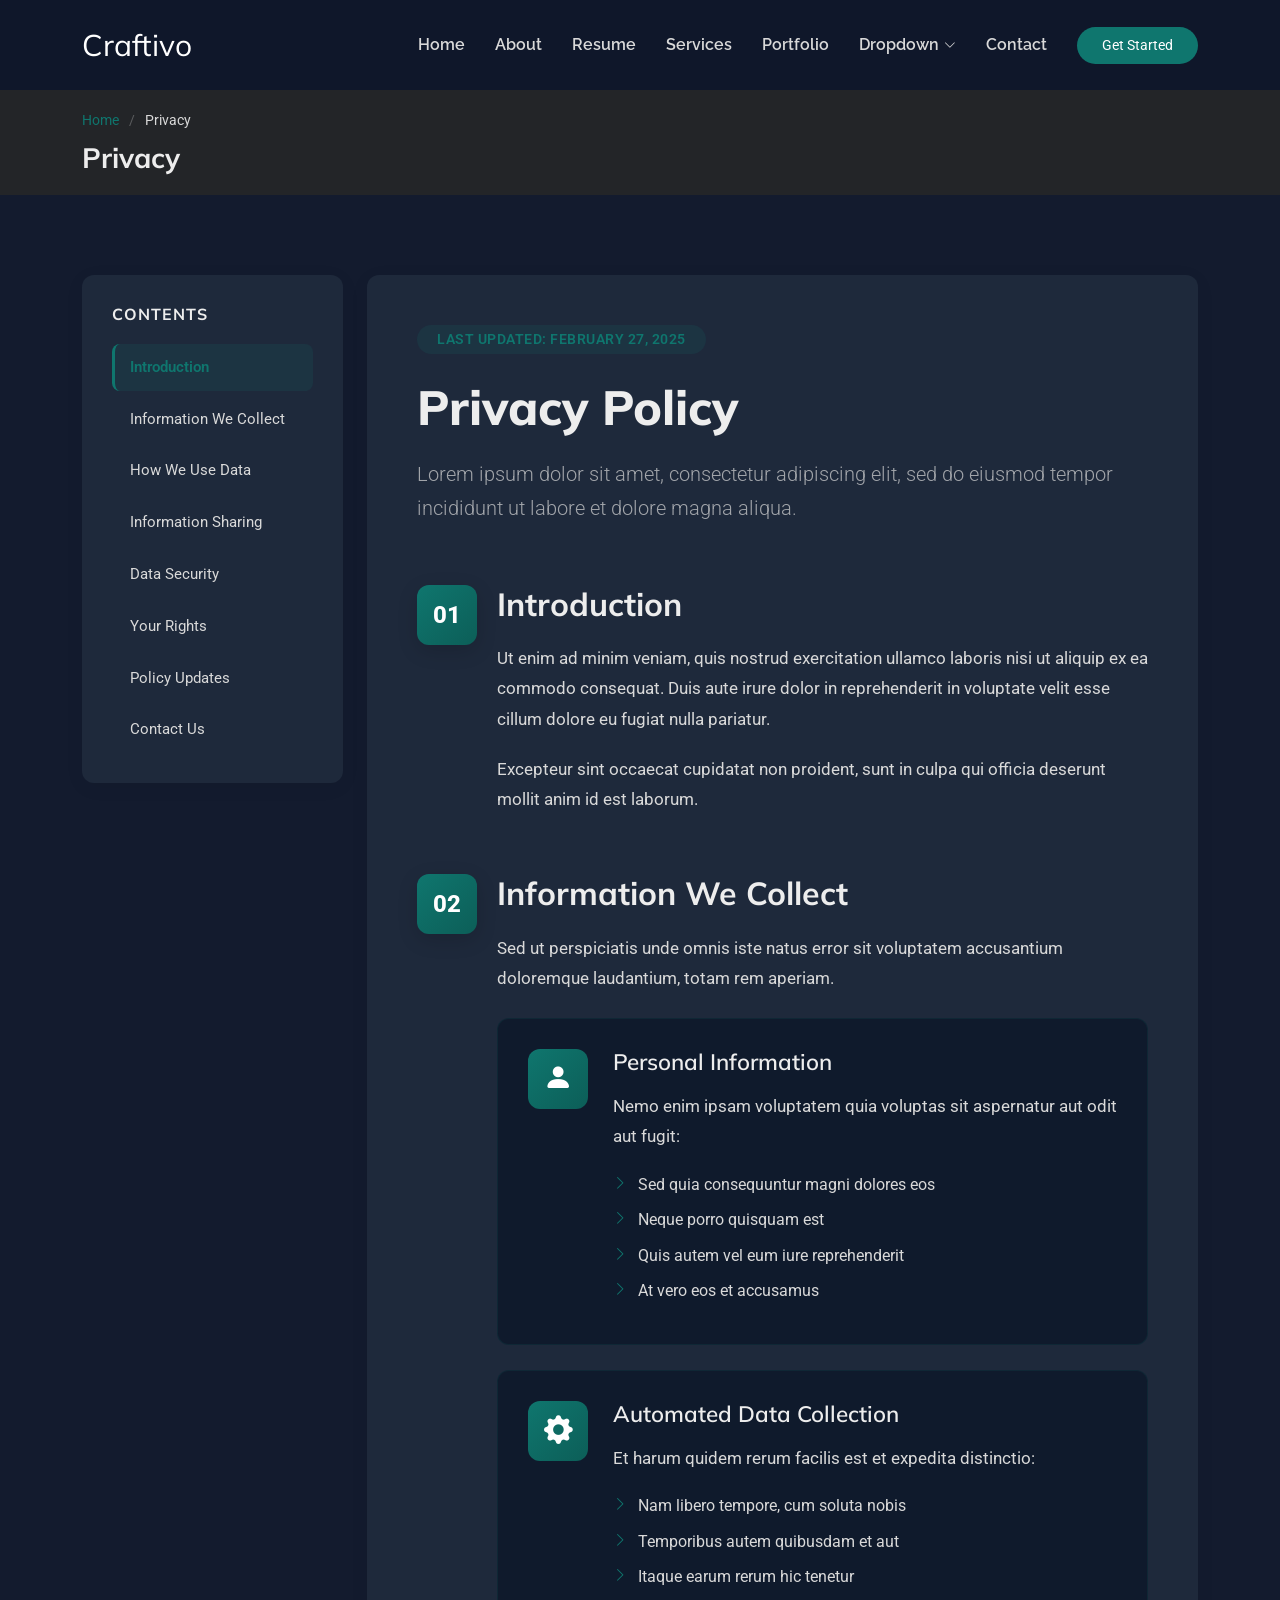
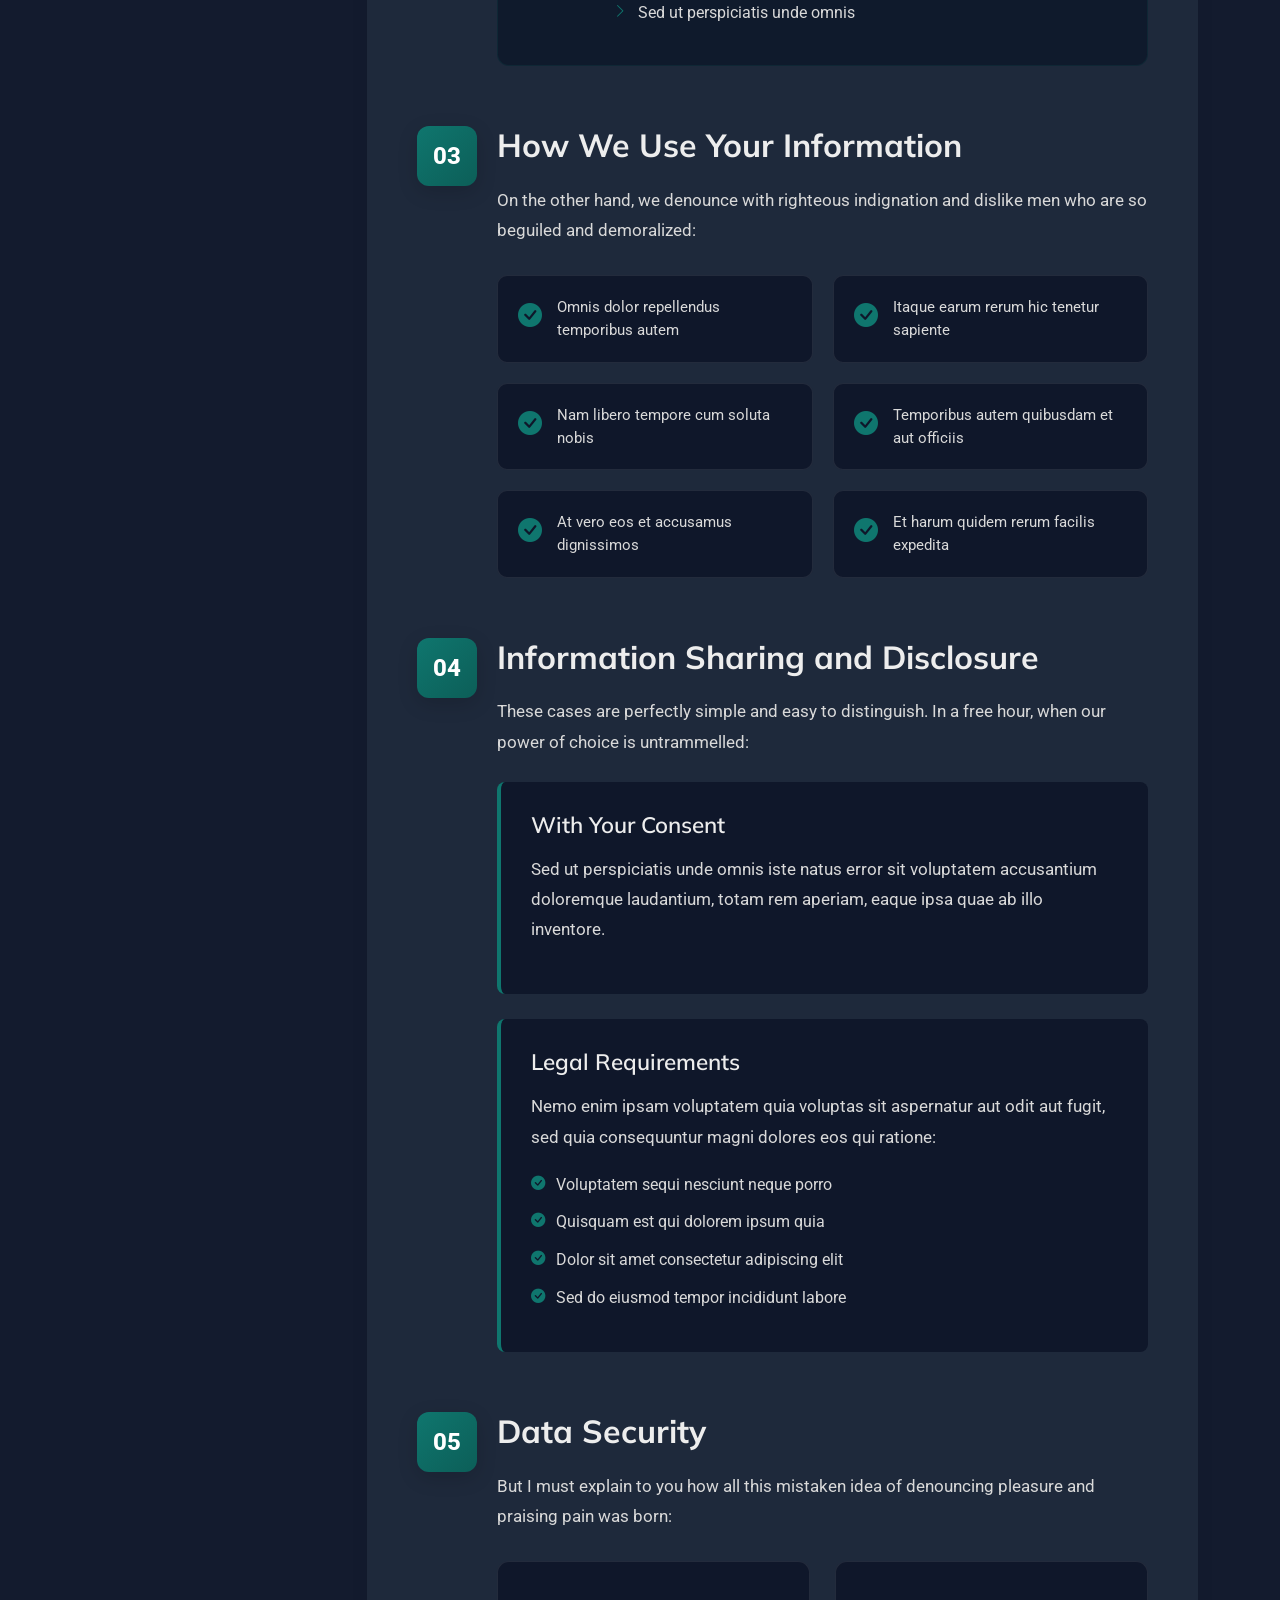
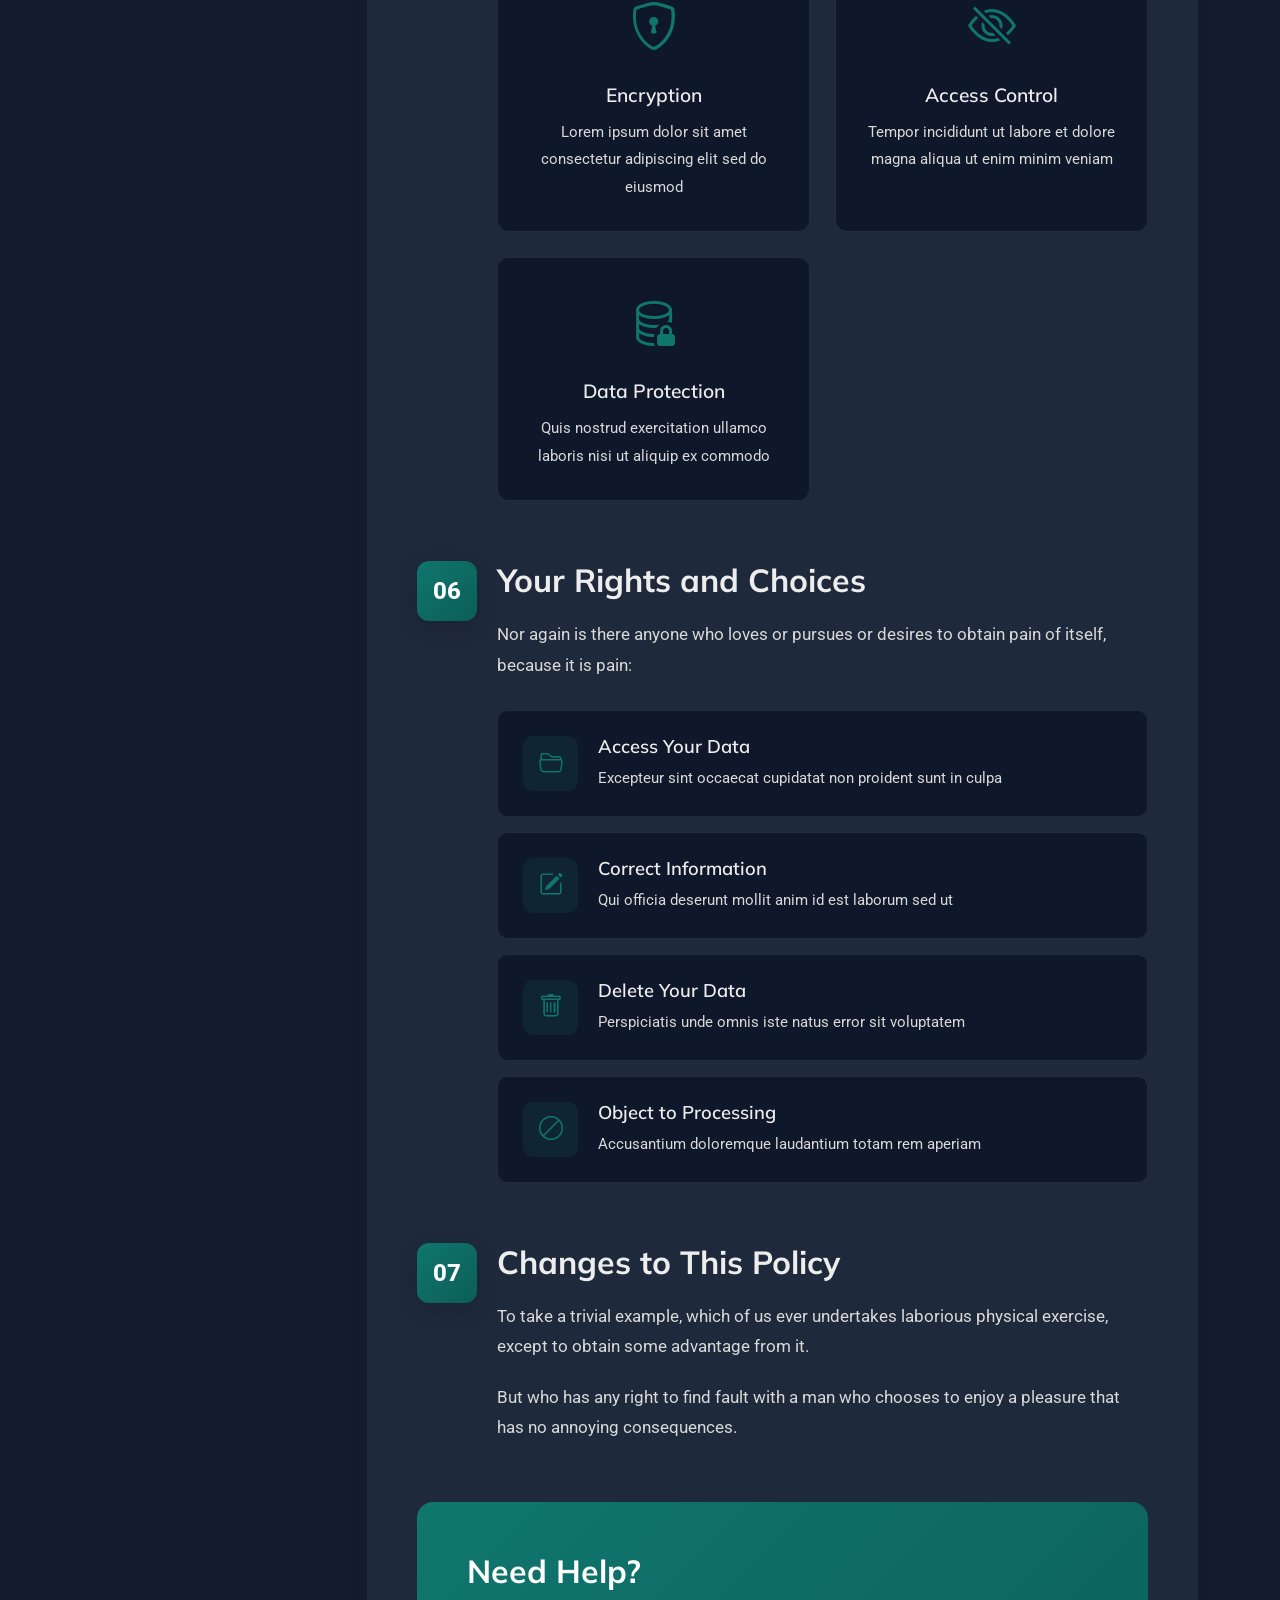
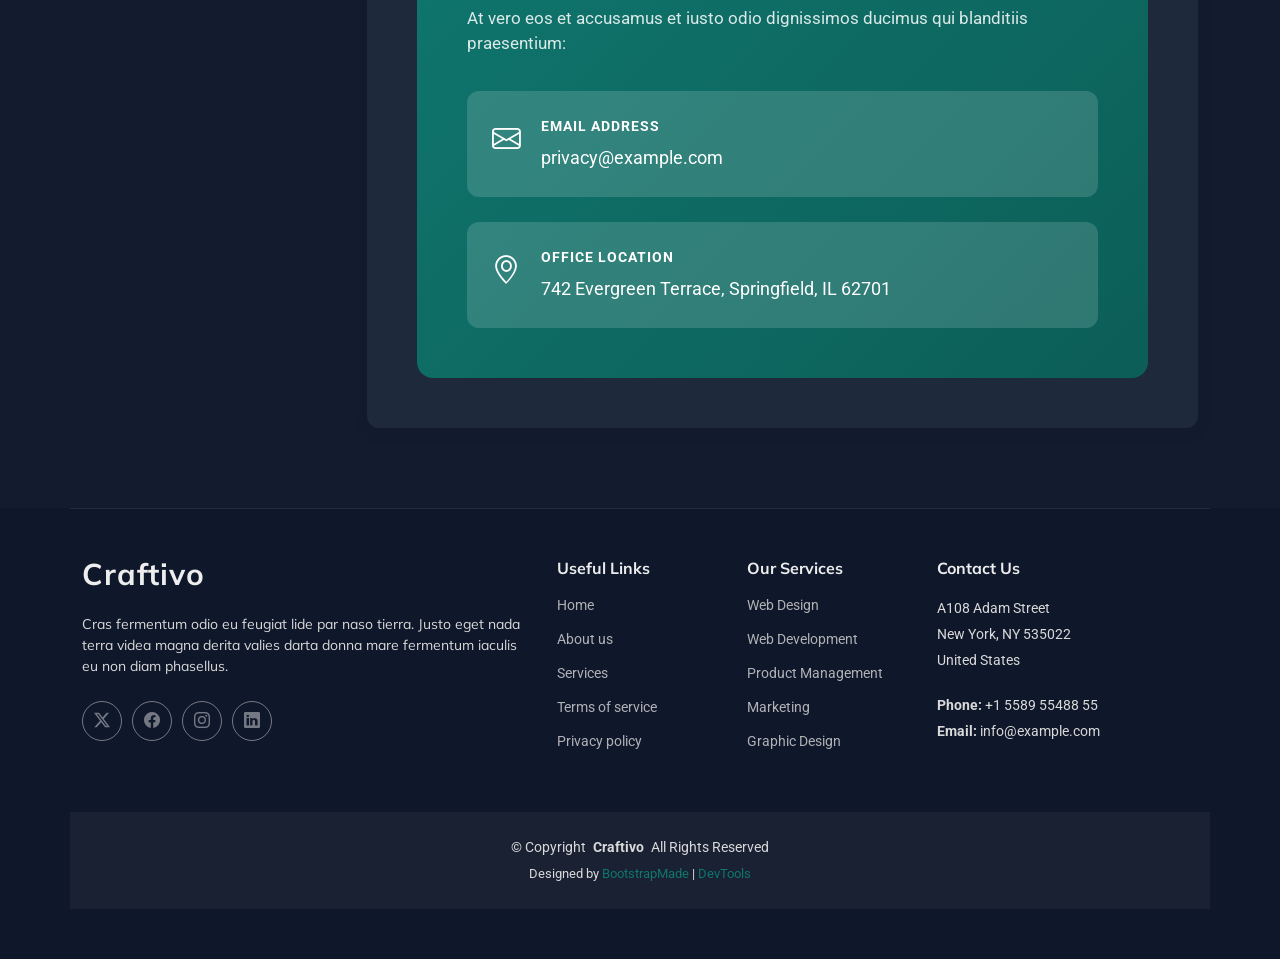
<file: privacy.html>
<!DOCTYPE html>
<html lang="en">

<head>
  <meta charset="utf-8">
  <meta content="width=device-width, initial-scale=1.0" name="viewport">
  <title>Privacy - Craftivo Bootstrap Template</title>
  <meta name="description" content="">
  <meta name="keywords" content="">

  <!-- Favicons -->
  <link href="assets/img/favicon.png" rel="icon">
  <link href="assets/img/apple-touch-icon.png" rel="apple-touch-icon">

  <!-- Fonts -->
  <link href="https://fonts.googleapis.com" rel="preconnect">
  <link href="https://fonts.gstatic.com" rel="preconnect" crossorigin>
  <link href="https://fonts.googleapis.com/css2?family=Roboto:ital,wght@0,100;0,300;0,400;0,500;0,700;0,900;1,100;1,300;1,400;1,500;1,700;1,900&family=Raleway:ital,wght@0,100;0,200;0,300;0,400;0,500;0,600;0,700;0,800;0,900;1,100;1,200;1,300;1,400;1,500;1,600;1,700;1,800;1,900&family=Mulish:ital,wght@0,200;0,300;0,400;0,500;0,600;0,700;0,800;0,900;1,200;1,300;1,400;1,500;1,600;1,700;1,800;1,900&display=swap" rel="stylesheet">

  <!-- Vendor CSS Files -->
  <link href="assets/vendor/bootstrap/css/bootstrap.min.css" rel="stylesheet">
  <link href="assets/vendor/bootstrap-icons/bootstrap-icons.css" rel="stylesheet">
  <link href="assets/vendor/aos/aos.css" rel="stylesheet">
  <link href="assets/vendor/glightbox/css/glightbox.min.css" rel="stylesheet">
  <link href="assets/vendor/swiper/swiper-bundle.min.css" rel="stylesheet">

  <!-- Main CSS File -->
  <link href="assets/css/main.css" rel="stylesheet">

  <!-- =======================================================
  * Template Name: Craftivo
  * Template URL: https://bootstrapmade.com/craftivo-bootstrap-portfolio-template/
  * Updated: Oct 04 2025 with Bootstrap v5.3.8
  * Author: BootstrapMade.com
  * License: https://bootstrapmade.com/license/
  ======================================================== -->
</head>

<body class="privacy-page">

  <header id="header" class="header d-flex align-items-center sticky-top">
    <div class="container-fluid container-xl position-relative d-flex align-items-center">

      <a href="index.html" class="logo d-flex align-items-center me-auto">
        <!-- Uncomment the line below if you also wish to use an image logo -->
        <!-- <img src="assets/img/logo.webp" alt=""> -->
        <h1 class="sitename">Craftivo</h1>
      </a>

      <nav id="navmenu" class="navmenu">
        <ul>
          <li><a href="#hero">Home</a></li>
          <li><a href="#about">About</a></li>
          <li><a href="#resume">Resume</a></li>
          <li><a href="#services">Services</a></li>
          <li><a href="#portfolio">Portfolio</a></li>
          <li class="dropdown"><a href="#"><span>Dropdown</span> <i class="bi bi-chevron-down toggle-dropdown"></i></a>
            <ul>
              <li><a href="#">Dropdown 1</a></li>
              <li class="dropdown"><a href="#"><span>Deep Dropdown</span> <i class="bi bi-chevron-down toggle-dropdown"></i></a>
                <ul>
                  <li><a href="#">Deep Dropdown 1</a></li>
                  <li><a href="#">Deep Dropdown 2</a></li>
                  <li><a href="#">Deep Dropdown 3</a></li>
                  <li><a href="#">Deep Dropdown 4</a></li>
                  <li><a href="#">Deep Dropdown 5</a></li>
                </ul>
              </li>
              <li><a href="#">Dropdown 2</a></li>
              <li><a href="#">Dropdown 3</a></li>
              <li><a href="#">Dropdown 4</a></li>
            </ul>
          </li>
          <li><a href="#contact">Contact</a></li>
        </ul>
        <i class="mobile-nav-toggle d-xl-none bi bi-list"></i>
      </nav>

      <a class="btn-getstarted" href="#about">Get Started</a>

    </div>
  </header>

  <main class="main">

    <!-- Page Title -->
    <div class="page-title light-background">
      <div class="container">
        <nav class="breadcrumbs">
          <ol>
            <li><a href="index.html">Home</a></li>
            <li class="current">Privacy</li>
          </ol>
        </nav>
        <h1>Privacy</h1>
      </div>
    </div><!-- End Page Title -->

    <!-- Privacy Section -->
    <section id="privacy" class="privacy section">

      <div class="container">

        <div class="row">
          <!-- Sidebar Navigation -->
          <div class="col-lg-3">
            <div class="policy-sidebar" data-aos="fade-right">
              <h3>Contents</h3>
              <nav class="policy-nav">
                <a href="#introduction" class="nav-link active">Introduction</a>
                <a href="#information-collect" class="nav-link">Information We Collect</a>
                <a href="#use-information" class="nav-link">How We Use Data</a>
                <a href="#sharing" class="nav-link">Information Sharing</a>
                <a href="#security" class="nav-link">Data Security</a>
                <a href="#rights" class="nav-link">Your Rights</a>
                <a href="#changes" class="nav-link">Policy Updates</a>
                <a href="#contact" class="nav-link">Contact Us</a>
              </nav>
            </div>
          </div>

          <!-- Main Content -->
          <div class="col-lg-9">
            <div class="policy-main">
              <!-- Header -->
              <div class="policy-hero" data-aos="fade-up">
                <div class="badge">Last Updated: February 27, 2025</div>
                <h1>Privacy Policy</h1>
                <p class="lead">Lorem ipsum dolor sit amet, consectetur adipiscing elit, sed do eiusmod tempor incididunt ut labore et dolore magna aliqua.</p>
              </div>

              <!-- Introduction -->
              <div class="policy-section" id="introduction" data-aos="fade-up" data-aos-delay="100">
                <div class="section-number">01</div>
                <h2>Introduction</h2>
                <p>Ut enim ad minim veniam, quis nostrud exercitation ullamco laboris nisi ut aliquip ex ea commodo consequat. Duis aute irure dolor in reprehenderit in voluptate velit esse cillum dolore eu fugiat nulla pariatur.</p>
                <p>Excepteur sint occaecat cupidatat non proident, sunt in culpa qui officia deserunt mollit anim id est laborum.</p>
              </div>

              <!-- Information Collection -->
              <div class="policy-section" id="information-collect" data-aos="fade-up" data-aos-delay="150">
                <div class="section-number">02</div>
                <h2>Information We Collect</h2>
                <p>Sed ut perspiciatis unde omnis iste natus error sit voluptatem accusantium doloremque laudantium, totam rem aperiam.</p>

                <div class="info-card">
                  <div class="card-icon">
                    <i class="bi bi-person-fill"></i>
                  </div>
                  <div class="card-content">
                    <h3>Personal Information</h3>
                    <p>Nemo enim ipsam voluptatem quia voluptas sit aspernatur aut odit aut fugit:</p>
                    <ul>
                      <li>Sed quia consequuntur magni dolores eos</li>
                      <li>Neque porro quisquam est</li>
                      <li>Quis autem vel eum iure reprehenderit</li>
                      <li>At vero eos et accusamus</li>
                    </ul>
                  </div>
                </div>

                <div class="info-card">
                  <div class="card-icon">
                    <i class="bi bi-gear-fill"></i>
                  </div>
                  <div class="card-content">
                    <h3>Automated Data Collection</h3>
                    <p>Et harum quidem rerum facilis est et expedita distinctio:</p>
                    <ul>
                      <li>Nam libero tempore, cum soluta nobis</li>
                      <li>Temporibus autem quibusdam et aut</li>
                      <li>Itaque earum rerum hic tenetur</li>
                      <li>Sed ut perspiciatis unde omnis</li>
                    </ul>
                  </div>
                </div>
              </div>

              <!-- Use of Information -->
              <div class="policy-section" id="use-information" data-aos="fade-up" data-aos-delay="200">
                <div class="section-number">03</div>
                <h2>How We Use Your Information</h2>
                <p>On the other hand, we denounce with righteous indignation and dislike men who are so beguiled and demoralized:</p>
                <div class="usage-grid">
                  <div class="usage-item">
                    <i class="bi bi-check-circle-fill"></i>
                    <span>Omnis dolor repellendus temporibus autem</span>
                  </div>
                  <div class="usage-item">
                    <i class="bi bi-check-circle-fill"></i>
                    <span>Itaque earum rerum hic tenetur sapiente</span>
                  </div>
                  <div class="usage-item">
                    <i class="bi bi-check-circle-fill"></i>
                    <span>Nam libero tempore cum soluta nobis</span>
                  </div>
                  <div class="usage-item">
                    <i class="bi bi-check-circle-fill"></i>
                    <span>Temporibus autem quibusdam et aut officiis</span>
                  </div>
                  <div class="usage-item">
                    <i class="bi bi-check-circle-fill"></i>
                    <span>At vero eos et accusamus dignissimos</span>
                  </div>
                  <div class="usage-item">
                    <i class="bi bi-check-circle-fill"></i>
                    <span>Et harum quidem rerum facilis expedita</span>
                  </div>
                </div>
              </div>

              <!-- Information Sharing -->
              <div class="policy-section" id="sharing" data-aos="fade-up" data-aos-delay="250">
                <div class="section-number">04</div>
                <h2>Information Sharing and Disclosure</h2>
                <p>These cases are perfectly simple and easy to distinguish. In a free hour, when our power of choice is untrammelled:</p>

                <div class="sharing-box">
                  <h3>With Your Consent</h3>
                  <p>Sed ut perspiciatis unde omnis iste natus error sit voluptatem accusantium doloremque laudantium, totam rem aperiam, eaque ipsa quae ab illo inventore.</p>
                </div>

                <div class="sharing-box">
                  <h3>Legal Requirements</h3>
                  <p>Nemo enim ipsam voluptatem quia voluptas sit aspernatur aut odit aut fugit, sed quia consequuntur magni dolores eos qui ratione:</p>
                  <ul>
                    <li>Voluptatem sequi nesciunt neque porro</li>
                    <li>Quisquam est qui dolorem ipsum quia</li>
                    <li>Dolor sit amet consectetur adipiscing elit</li>
                    <li>Sed do eiusmod tempor incididunt labore</li>
                  </ul>
                </div>
              </div>

              <!-- Data Security -->
              <div class="policy-section" id="security" data-aos="fade-up" data-aos-delay="300">
                <div class="section-number">05</div>
                <h2>Data Security</h2>
                <p>But I must explain to you how all this mistaken idea of denouncing pleasure and praising pain was born:</p>
                <div class="security-features">
                  <div class="feature">
                    <i class="bi bi-shield-lock"></i>
                    <h4>Encryption</h4>
                    <p>Lorem ipsum dolor sit amet consectetur adipiscing elit sed do eiusmod</p>
                  </div>
                  <div class="feature">
                    <i class="bi bi-eye-slash"></i>
                    <h4>Access Control</h4>
                    <p>Tempor incididunt ut labore et dolore magna aliqua ut enim minim veniam</p>
                  </div>
                  <div class="feature">
                    <i class="bi bi-database-lock"></i>
                    <h4>Data Protection</h4>
                    <p>Quis nostrud exercitation ullamco laboris nisi ut aliquip ex commodo</p>
                  </div>
                </div>
              </div>

              <!-- Your Rights -->
              <div class="policy-section" id="rights" data-aos="fade-up" data-aos-delay="100">
                <div class="section-number">06</div>
                <h2>Your Rights and Choices</h2>
                <p>Nor again is there anyone who loves or pursues or desires to obtain pain of itself, because it is pain:</p>
                <div class="rights-list">
                  <div class="right-item">
                    <div class="right-icon"><i class="bi bi-folder2-open"></i></div>
                    <div class="right-content">
                      <h4>Access Your Data</h4>
                      <p>Excepteur sint occaecat cupidatat non proident sunt in culpa</p>
                    </div>
                  </div>
                  <div class="right-item">
                    <div class="right-icon"><i class="bi bi-pencil-square"></i></div>
                    <div class="right-content">
                      <h4>Correct Information</h4>
                      <p>Qui officia deserunt mollit anim id est laborum sed ut</p>
                    </div>
                  </div>
                  <div class="right-item">
                    <div class="right-icon"><i class="bi bi-trash"></i></div>
                    <div class="right-content">
                      <h4>Delete Your Data</h4>
                      <p>Perspiciatis unde omnis iste natus error sit voluptatem</p>
                    </div>
                  </div>
                  <div class="right-item">
                    <div class="right-icon"><i class="bi bi-ban"></i></div>
                    <div class="right-content">
                      <h4>Object to Processing</h4>
                      <p>Accusantium doloremque laudantium totam rem aperiam</p>
                    </div>
                  </div>
                </div>
              </div>

              <!-- Policy Updates -->
              <div class="policy-section" id="changes" data-aos="fade-up" data-aos-delay="150">
                <div class="section-number">07</div>
                <h2>Changes to This Policy</h2>
                <p>To take a trivial example, which of us ever undertakes laborious physical exercise, except to obtain some advantage from it.</p>
                <p>But who has any right to find fault with a man who chooses to enjoy a pleasure that has no annoying consequences.</p>
              </div>

              <!-- Contact Section -->
              <div class="policy-contact" id="contact" data-aos="fade-up" data-aos-delay="200">
                <div class="contact-card">
                  <h2>Need Help?</h2>
                  <p>At vero eos et accusamus et iusto odio dignissimos ducimus qui blanditiis praesentium:</p>
                  <div class="contact-info">
                    <div class="info-item">
                      <i class="bi bi-envelope"></i>
                      <div>
                        <strong>Email Address</strong>
                        <span>privacy@example.com</span>
                      </div>
                    </div>
                    <div class="info-item">
                      <i class="bi bi-geo-alt"></i>
                      <div>
                        <strong>Office Location</strong>
                        <span>742 Evergreen Terrace, Springfield, IL 62701</span>
                      </div>
                    </div>
                  </div>
                </div>
              </div>

            </div>
          </div>

        </div>

      </div>

    </section><!-- /Privacy Section -->

  </main>

  <footer id="footer" class="footer">

    <div class="container footer-top">
      <div class="row gy-4">
        <div class="col-lg-5 col-md-12 footer-about">
          <a href="index.html" class="logo d-flex align-items-center">
            <span class="sitename">Craftivo</span>
          </a>
          <p>Cras fermentum odio eu feugiat lide par naso tierra. Justo eget nada terra videa magna derita valies darta donna mare fermentum iaculis eu non diam phasellus.</p>
          <div class="social-links d-flex mt-4">
            <a href=""><i class="bi bi-twitter-x"></i></a>
            <a href=""><i class="bi bi-facebook"></i></a>
            <a href=""><i class="bi bi-instagram"></i></a>
            <a href=""><i class="bi bi-linkedin"></i></a>
          </div>
        </div>

        <div class="col-lg-2 col-6 footer-links">
          <h4>Useful Links</h4>
          <ul>
            <li><a href="#">Home</a></li>
            <li><a href="#">About us</a></li>
            <li><a href="#">Services</a></li>
            <li><a href="#">Terms of service</a></li>
            <li><a href="#">Privacy policy</a></li>
          </ul>
        </div>

        <div class="col-lg-2 col-6 footer-links">
          <h4>Our Services</h4>
          <ul>
            <li><a href="#">Web Design</a></li>
            <li><a href="#">Web Development</a></li>
            <li><a href="#">Product Management</a></li>
            <li><a href="#">Marketing</a></li>
            <li><a href="#">Graphic Design</a></li>
          </ul>
        </div>

        <div class="col-lg-3 col-md-12 footer-contact text-center text-md-start">
          <h4>Contact Us</h4>
          <p>A108 Adam Street</p>
          <p>New York, NY 535022</p>
          <p>United States</p>
          <p class="mt-4"><strong>Phone:</strong> <span>+1 5589 55488 55</span></p>
          <p><strong>Email:</strong> <span>info@example.com</span></p>
        </div>

      </div>
    </div>

    <div class="container copyright text-center mt-4">
      <p>© <span>Copyright</span> <strong class="px-1 sitename">Craftivo</strong> <span>All Rights Reserved</span></p>
      <div class="credits">
        <!-- All the links in the footer should remain intact. -->
        <!-- You can delete the links only if you've purchased the pro version. -->
        <!-- Licensing information: https://bootstrapmade.com/license/ -->
        <!-- Purchase the pro version with working PHP/AJAX contact form: [buy-url] -->
        Designed by <a href="https://bootstrapmade.com/">BootstrapMade</a> | <a href="https://bootstrapmade.com/tools/">DevTools</a>
      </div>
    </div>

  </footer>

  <!-- Scroll Top -->
  <a href="#" id="scroll-top" class="scroll-top d-flex align-items-center justify-content-center"><i class="bi bi-arrow-up-short"></i></a>

  <!-- Preloader -->
  <div id="preloader"></div>

  <!-- Vendor JS Files -->
  <script src="assets/vendor/bootstrap/js/bootstrap.bundle.min.js"></script>
  <script src="assets/vendor/php-email-form/validate.js"></script>
  <script src="assets/vendor/aos/aos.js"></script>
  <script src="assets/vendor/typed.js/typed.umd.js"></script>
  <script src="assets/vendor/waypoints/noframework.waypoints.js"></script>
  <script src="assets/vendor/glightbox/js/glightbox.min.js"></script>
  <script src="assets/vendor/imagesloaded/imagesloaded.pkgd.min.js"></script>
  <script src="assets/vendor/isotope-layout/isotope.pkgd.min.js"></script>
  <script src="assets/vendor/swiper/swiper-bundle.min.js"></script>

  <!-- Main JS File -->
  <script src="assets/js/main.js"></script>

</body>

</html>
</file>
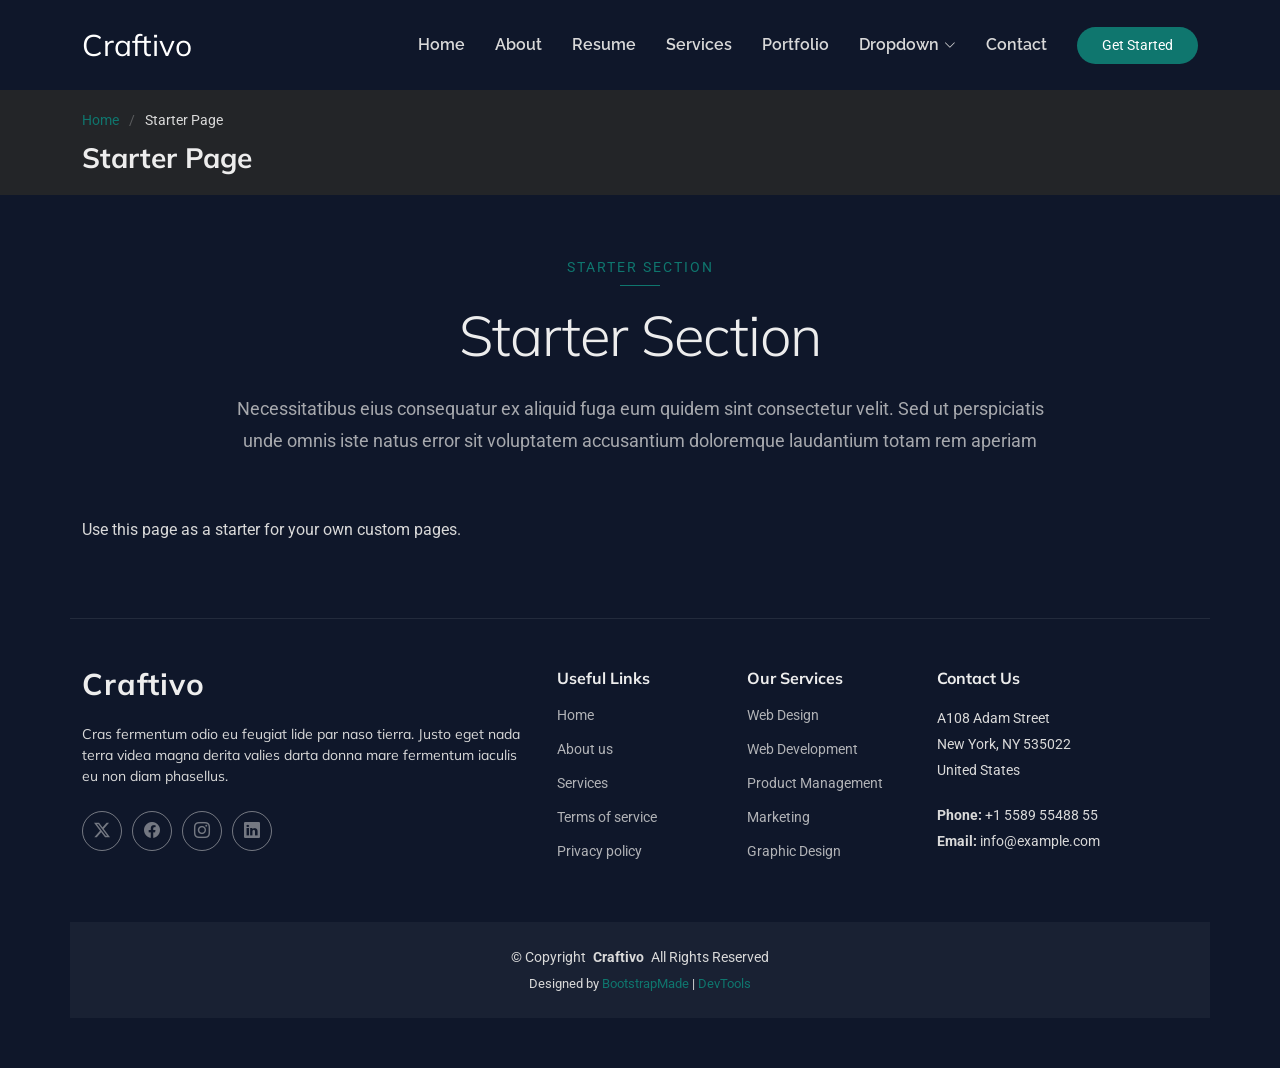
<file: starter-page.html>
<!DOCTYPE html>
<html lang="en">

<head>
  <meta charset="utf-8">
  <meta content="width=device-width, initial-scale=1.0" name="viewport">
  <title>Starter Page - Craftivo Bootstrap Template</title>
  <meta name="description" content="">
  <meta name="keywords" content="">

  <!-- Favicons -->
  <link href="assets/img/favicon.png" rel="icon">
  <link href="assets/img/apple-touch-icon.png" rel="apple-touch-icon">

  <!-- Fonts -->
  <link href="https://fonts.googleapis.com" rel="preconnect">
  <link href="https://fonts.gstatic.com" rel="preconnect" crossorigin>
  <link href="https://fonts.googleapis.com/css2?family=Roboto:ital,wght@0,100;0,300;0,400;0,500;0,700;0,900;1,100;1,300;1,400;1,500;1,700;1,900&family=Raleway:ital,wght@0,100;0,200;0,300;0,400;0,500;0,600;0,700;0,800;0,900;1,100;1,200;1,300;1,400;1,500;1,600;1,700;1,800;1,900&family=Mulish:ital,wght@0,200;0,300;0,400;0,500;0,600;0,700;0,800;0,900;1,200;1,300;1,400;1,500;1,600;1,700;1,800;1,900&display=swap" rel="stylesheet">

  <!-- Vendor CSS Files -->
  <link href="assets/vendor/bootstrap/css/bootstrap.min.css" rel="stylesheet">
  <link href="assets/vendor/bootstrap-icons/bootstrap-icons.css" rel="stylesheet">
  <link href="assets/vendor/aos/aos.css" rel="stylesheet">
  <link href="assets/vendor/glightbox/css/glightbox.min.css" rel="stylesheet">
  <link href="assets/vendor/swiper/swiper-bundle.min.css" rel="stylesheet">

  <!-- Main CSS File -->
  <link href="assets/css/main.css" rel="stylesheet">

  <!-- =======================================================
  * Template Name: Craftivo
  * Template URL: https://bootstrapmade.com/craftivo-bootstrap-portfolio-template/
  * Updated: Oct 04 2025 with Bootstrap v5.3.8
  * Author: BootstrapMade.com
  * License: https://bootstrapmade.com/license/
  ======================================================== -->
</head>

<body class="starter-page-page">

  <header id="header" class="header d-flex align-items-center sticky-top">
    <div class="container-fluid container-xl position-relative d-flex align-items-center">

      <a href="index.html" class="logo d-flex align-items-center me-auto">
        <!-- Uncomment the line below if you also wish to use an image logo -->
        <!-- <img src="assets/img/logo.webp" alt=""> -->
        <h1 class="sitename">Craftivo</h1>
      </a>

      <nav id="navmenu" class="navmenu">
        <ul>
          <li><a href="#hero">Home</a></li>
          <li><a href="#about">About</a></li>
          <li><a href="#resume">Resume</a></li>
          <li><a href="#services">Services</a></li>
          <li><a href="#portfolio">Portfolio</a></li>
          <li class="dropdown"><a href="#"><span>Dropdown</span> <i class="bi bi-chevron-down toggle-dropdown"></i></a>
            <ul>
              <li><a href="#">Dropdown 1</a></li>
              <li class="dropdown"><a href="#"><span>Deep Dropdown</span> <i class="bi bi-chevron-down toggle-dropdown"></i></a>
                <ul>
                  <li><a href="#">Deep Dropdown 1</a></li>
                  <li><a href="#">Deep Dropdown 2</a></li>
                  <li><a href="#">Deep Dropdown 3</a></li>
                  <li><a href="#">Deep Dropdown 4</a></li>
                  <li><a href="#">Deep Dropdown 5</a></li>
                </ul>
              </li>
              <li><a href="#">Dropdown 2</a></li>
              <li><a href="#">Dropdown 3</a></li>
              <li><a href="#">Dropdown 4</a></li>
            </ul>
          </li>
          <li><a href="#contact">Contact</a></li>
        </ul>
        <i class="mobile-nav-toggle d-xl-none bi bi-list"></i>
      </nav>

      <a class="btn-getstarted" href="#about">Get Started</a>

    </div>
  </header>

  <main class="main">

    <!-- Page Title -->
    <div class="page-title light-background">
      <div class="container">
        <nav class="breadcrumbs">
          <ol>
            <li><a href="index.html">Home</a></li>
            <li class="current">Starter Page</li>
          </ol>
        </nav>
        <h1>Starter Page</h1>
      </div>
    </div><!-- End Page Title -->

    <!-- Starter Section Section -->
    <section id="starter-section" class="starter-section section">

      <!-- Section Title -->
      <div class="container section-title" data-aos="fade-up">
        <span class="subtitle">Starter Section</span>
        <h2>Starter Section</h2>
        <p>Necessitatibus eius consequatur ex aliquid fuga eum quidem sint consectetur velit. Sed ut perspiciatis unde omnis iste natus error sit voluptatem accusantium doloremque laudantium totam rem aperiam</p>
      </div><!-- End Section Title -->

      <div class="container" data-aos="fade-up">
        <p>Use this page as a starter for your own custom pages.</p>
      </div>

    </section><!-- /Starter Section Section -->

  </main>

  <footer id="footer" class="footer">

    <div class="container footer-top">
      <div class="row gy-4">
        <div class="col-lg-5 col-md-12 footer-about">
          <a href="index.html" class="logo d-flex align-items-center">
            <span class="sitename">Craftivo</span>
          </a>
          <p>Cras fermentum odio eu feugiat lide par naso tierra. Justo eget nada terra videa magna derita valies darta donna mare fermentum iaculis eu non diam phasellus.</p>
          <div class="social-links d-flex mt-4">
            <a href=""><i class="bi bi-twitter-x"></i></a>
            <a href=""><i class="bi bi-facebook"></i></a>
            <a href=""><i class="bi bi-instagram"></i></a>
            <a href=""><i class="bi bi-linkedin"></i></a>
          </div>
        </div>

        <div class="col-lg-2 col-6 footer-links">
          <h4>Useful Links</h4>
          <ul>
            <li><a href="#">Home</a></li>
            <li><a href="#">About us</a></li>
            <li><a href="#">Services</a></li>
            <li><a href="#">Terms of service</a></li>
            <li><a href="#">Privacy policy</a></li>
          </ul>
        </div>

        <div class="col-lg-2 col-6 footer-links">
          <h4>Our Services</h4>
          <ul>
            <li><a href="#">Web Design</a></li>
            <li><a href="#">Web Development</a></li>
            <li><a href="#">Product Management</a></li>
            <li><a href="#">Marketing</a></li>
            <li><a href="#">Graphic Design</a></li>
          </ul>
        </div>

        <div class="col-lg-3 col-md-12 footer-contact text-center text-md-start">
          <h4>Contact Us</h4>
          <p>A108 Adam Street</p>
          <p>New York, NY 535022</p>
          <p>United States</p>
          <p class="mt-4"><strong>Phone:</strong> <span>+1 5589 55488 55</span></p>
          <p><strong>Email:</strong> <span>info@example.com</span></p>
        </div>

      </div>
    </div>

    <div class="container copyright text-center mt-4">
      <p>© <span>Copyright</span> <strong class="px-1 sitename">Craftivo</strong> <span>All Rights Reserved</span></p>
      <div class="credits">
        <!-- All the links in the footer should remain intact. -->
        <!-- You can delete the links only if you've purchased the pro version. -->
        <!-- Licensing information: https://bootstrapmade.com/license/ -->
        <!-- Purchase the pro version with working PHP/AJAX contact form: [buy-url] -->
        Designed by <a href="https://bootstrapmade.com/">BootstrapMade</a> | <a href="https://bootstrapmade.com/tools/">DevTools</a>
      </div>
    </div>

  </footer>

  <!-- Scroll Top -->
  <a href="#" id="scroll-top" class="scroll-top d-flex align-items-center justify-content-center"><i class="bi bi-arrow-up-short"></i></a>

  <!-- Preloader -->
  <div id="preloader"></div>

  <!-- Vendor JS Files -->
  <script src="assets/vendor/bootstrap/js/bootstrap.bundle.min.js"></script>
  <script src="assets/vendor/php-email-form/validate.js"></script>
  <script src="assets/vendor/aos/aos.js"></script>
  <script src="assets/vendor/typed.js/typed.umd.js"></script>
  <script src="assets/vendor/waypoints/noframework.waypoints.js"></script>
  <script src="assets/vendor/glightbox/js/glightbox.min.js"></script>
  <script src="assets/vendor/imagesloaded/imagesloaded.pkgd.min.js"></script>
  <script src="assets/vendor/isotope-layout/isotope.pkgd.min.js"></script>
  <script src="assets/vendor/swiper/swiper-bundle.min.js"></script>

  <!-- Main JS File -->
  <script src="assets/js/main.js"></script>

</body>

</html>
</file>
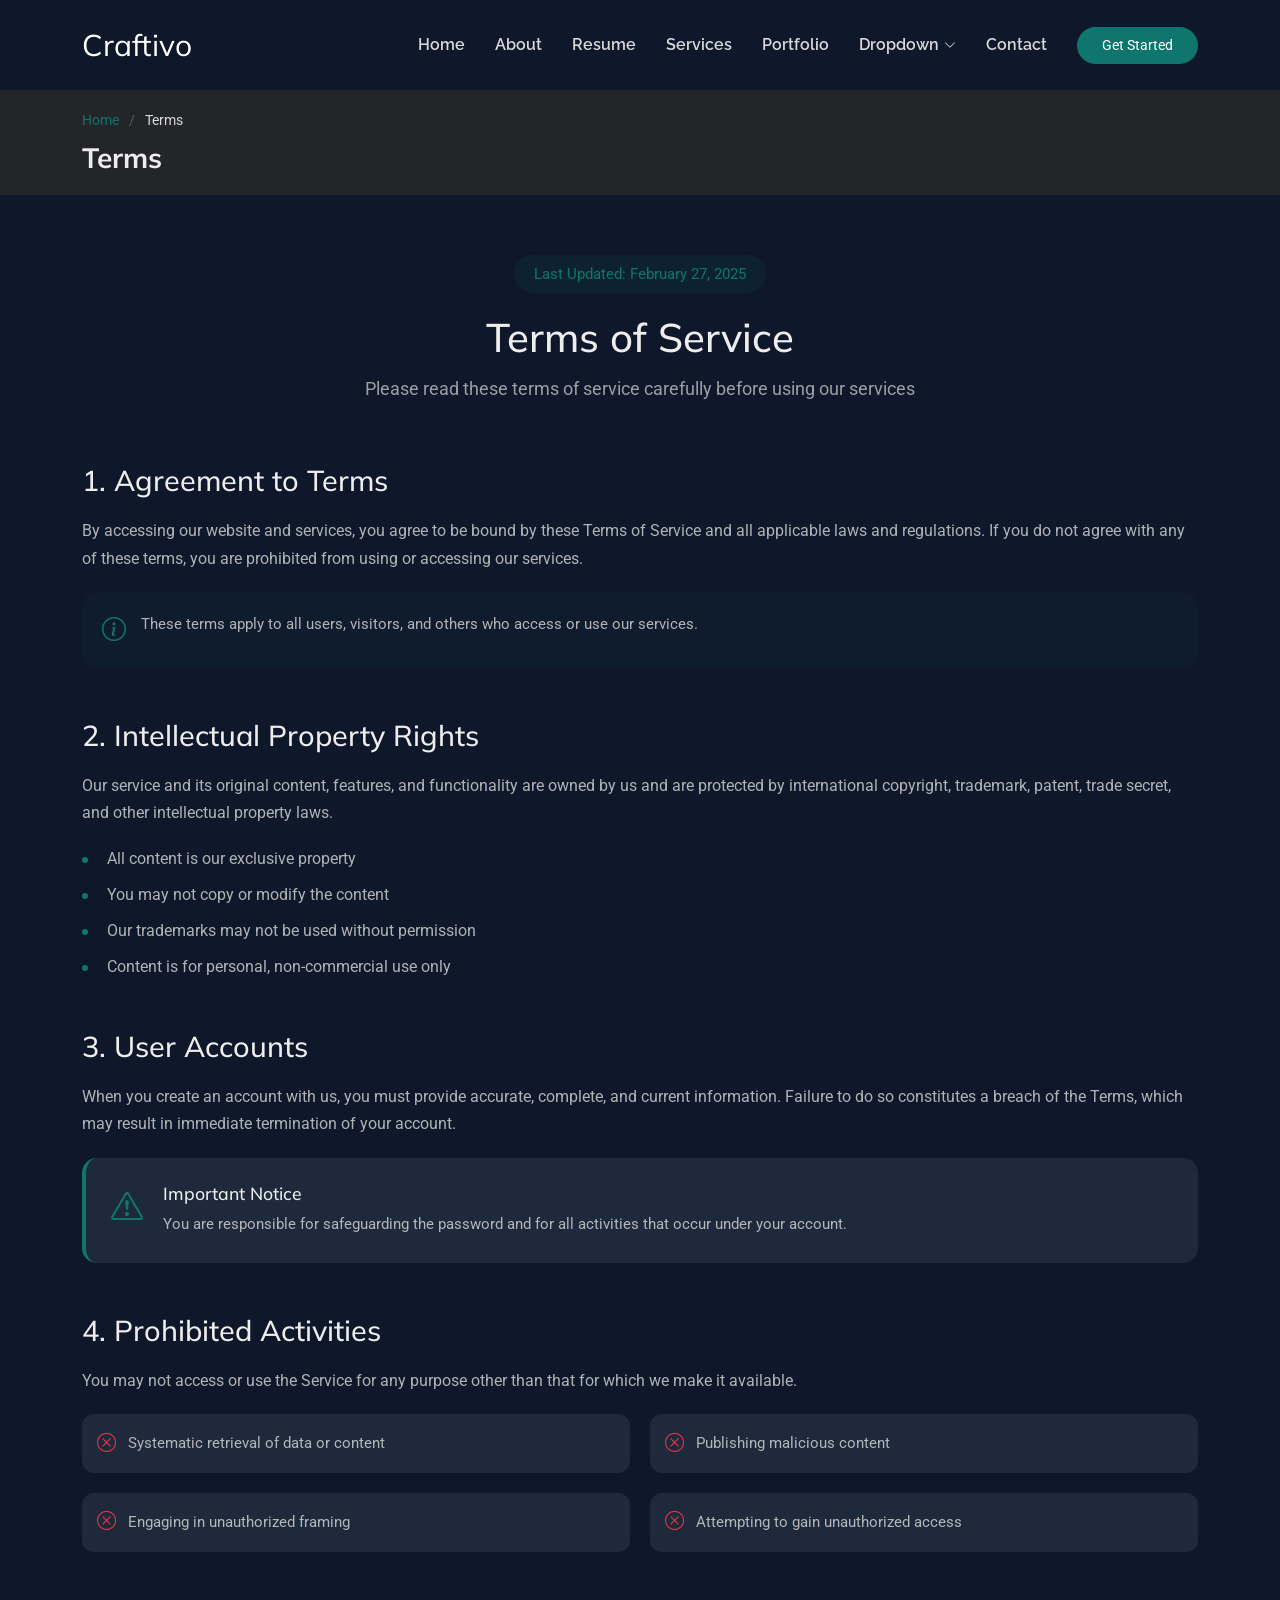
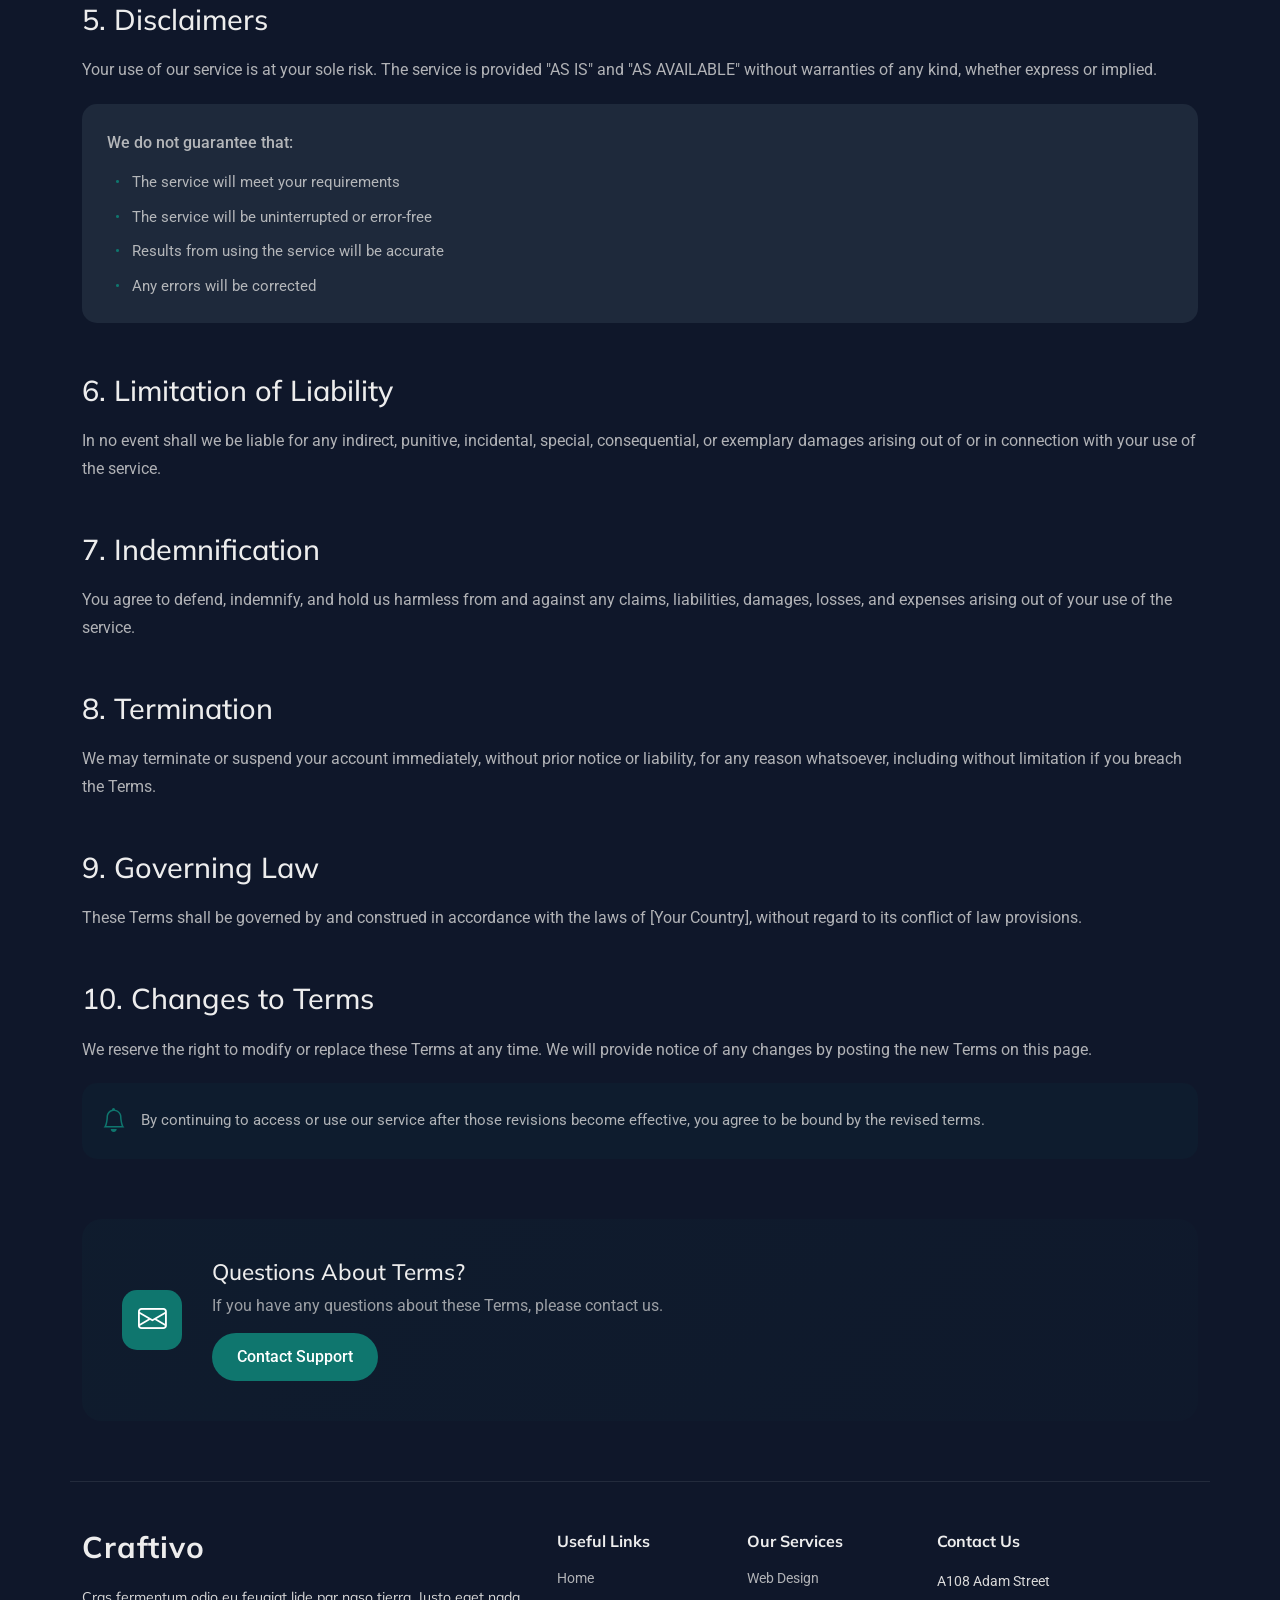
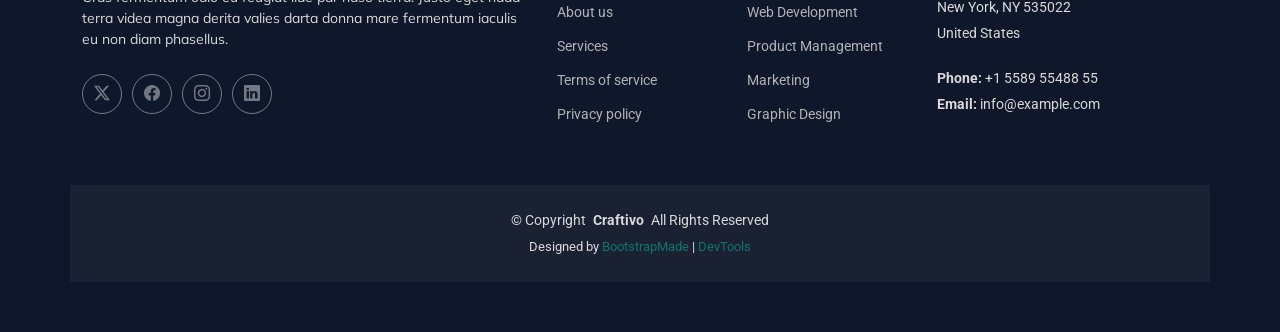
<file: terms.html>
<!DOCTYPE html>
<html lang="en">

<head>
  <meta charset="utf-8">
  <meta content="width=device-width, initial-scale=1.0" name="viewport">
  <title>Terms - Craftivo Bootstrap Template</title>
  <meta name="description" content="">
  <meta name="keywords" content="">

  <!-- Favicons -->
  <link href="assets/img/favicon.png" rel="icon">
  <link href="assets/img/apple-touch-icon.png" rel="apple-touch-icon">

  <!-- Fonts -->
  <link href="https://fonts.googleapis.com" rel="preconnect">
  <link href="https://fonts.gstatic.com" rel="preconnect" crossorigin>
  <link href="https://fonts.googleapis.com/css2?family=Roboto:ital,wght@0,100;0,300;0,400;0,500;0,700;0,900;1,100;1,300;1,400;1,500;1,700;1,900&family=Raleway:ital,wght@0,100;0,200;0,300;0,400;0,500;0,600;0,700;0,800;0,900;1,100;1,200;1,300;1,400;1,500;1,600;1,700;1,800;1,900&family=Mulish:ital,wght@0,200;0,300;0,400;0,500;0,600;0,700;0,800;0,900;1,200;1,300;1,400;1,500;1,600;1,700;1,800;1,900&display=swap" rel="stylesheet">

  <!-- Vendor CSS Files -->
  <link href="assets/vendor/bootstrap/css/bootstrap.min.css" rel="stylesheet">
  <link href="assets/vendor/bootstrap-icons/bootstrap-icons.css" rel="stylesheet">
  <link href="assets/vendor/aos/aos.css" rel="stylesheet">
  <link href="assets/vendor/glightbox/css/glightbox.min.css" rel="stylesheet">
  <link href="assets/vendor/swiper/swiper-bundle.min.css" rel="stylesheet">

  <!-- Main CSS File -->
  <link href="assets/css/main.css" rel="stylesheet">

  <!-- =======================================================
  * Template Name: Craftivo
  * Template URL: https://bootstrapmade.com/craftivo-bootstrap-portfolio-template/
  * Updated: Oct 04 2025 with Bootstrap v5.3.8
  * Author: BootstrapMade.com
  * License: https://bootstrapmade.com/license/
  ======================================================== -->
</head>

<body class="terms-page">

  <header id="header" class="header d-flex align-items-center sticky-top">
    <div class="container-fluid container-xl position-relative d-flex align-items-center">

      <a href="index.html" class="logo d-flex align-items-center me-auto">
        <!-- Uncomment the line below if you also wish to use an image logo -->
        <!-- <img src="assets/img/logo.webp" alt=""> -->
        <h1 class="sitename">Craftivo</h1>
      </a>

      <nav id="navmenu" class="navmenu">
        <ul>
          <li><a href="#hero">Home</a></li>
          <li><a href="#about">About</a></li>
          <li><a href="#resume">Resume</a></li>
          <li><a href="#services">Services</a></li>
          <li><a href="#portfolio">Portfolio</a></li>
          <li class="dropdown"><a href="#"><span>Dropdown</span> <i class="bi bi-chevron-down toggle-dropdown"></i></a>
            <ul>
              <li><a href="#">Dropdown 1</a></li>
              <li class="dropdown"><a href="#"><span>Deep Dropdown</span> <i class="bi bi-chevron-down toggle-dropdown"></i></a>
                <ul>
                  <li><a href="#">Deep Dropdown 1</a></li>
                  <li><a href="#">Deep Dropdown 2</a></li>
                  <li><a href="#">Deep Dropdown 3</a></li>
                  <li><a href="#">Deep Dropdown 4</a></li>
                  <li><a href="#">Deep Dropdown 5</a></li>
                </ul>
              </li>
              <li><a href="#">Dropdown 2</a></li>
              <li><a href="#">Dropdown 3</a></li>
              <li><a href="#">Dropdown 4</a></li>
            </ul>
          </li>
          <li><a href="#contact">Contact</a></li>
        </ul>
        <i class="mobile-nav-toggle d-xl-none bi bi-list"></i>
      </nav>

      <a class="btn-getstarted" href="#about">Get Started</a>

    </div>
  </header>

  <main class="main">

    <!-- Page Title -->
    <div class="page-title light-background">
      <div class="container">
        <nav class="breadcrumbs">
          <ol>
            <li><a href="index.html">Home</a></li>
            <li class="current">Terms</li>
          </ol>
        </nav>
        <h1>Terms</h1>
      </div>
    </div><!-- End Page Title -->

    <!-- Terms Of Service Section -->
    <section id="terms-of-service" class="terms-of-service section">

      <div class="container" data-aos="fade-up">
        <!-- Page Header -->
        <div class="tos-header text-center" data-aos="fade-up">
          <span class="last-updated">Last Updated: February 27, 2025</span>
          <h2>Terms of Service</h2>
          <p>Please read these terms of service carefully before using our services</p>
        </div>

        <!-- Content -->
        <div class="tos-content" data-aos="fade-up" data-aos-delay="200">
          <!-- Agreement Section -->
          <div id="agreement" class="content-section">
            <h3>1. Agreement to Terms</h3>
            <p>By accessing our website and services, you agree to be bound by these Terms of Service and all applicable laws and regulations. If you do not agree with any of these terms, you are prohibited from using or accessing our services.</p>
            <div class="info-box">
              <i class="bi bi-info-circle"></i>
              <p>These terms apply to all users, visitors, and others who access or use our services.</p>
            </div>
          </div>

          <!-- Intellectual Property -->
          <div id="intellectual-property" class="content-section">
            <h3>2. Intellectual Property Rights</h3>
            <p>Our service and its original content, features, and functionality are owned by us and are protected by international copyright, trademark, patent, trade secret, and other intellectual property laws.</p>
            <ul class="list-items">
              <li>All content is our exclusive property</li>
              <li>You may not copy or modify the content</li>
              <li>Our trademarks may not be used without permission</li>
              <li>Content is for personal, non-commercial use only</li>
            </ul>
          </div>

          <!-- User Accounts -->
          <div id="user-accounts" class="content-section">
            <h3>3. User Accounts</h3>
            <p>When you create an account with us, you must provide accurate, complete, and current information. Failure to do so constitutes a breach of the Terms, which may result in immediate termination of your account.</p>
            <div class="alert-box">
              <i class="bi bi-exclamation-triangle"></i>
              <div class="alert-content">
                <h5>Important Notice</h5>
                <p>You are responsible for safeguarding the password and for all activities that occur under your account.</p>
              </div>
            </div>
          </div>

          <!-- Prohibited Activities -->
          <div id="prohibited" class="content-section">
            <h3>4. Prohibited Activities</h3>
            <p>You may not access or use the Service for any purpose other than that for which we make it available.</p>
            <div class="prohibited-list">
              <div class="prohibited-item">
                <i class="bi bi-x-circle"></i>
                <span>Systematic retrieval of data or content</span>
              </div>
              <div class="prohibited-item">
                <i class="bi bi-x-circle"></i>
                <span>Publishing malicious content</span>
              </div>
              <div class="prohibited-item">
                <i class="bi bi-x-circle"></i>
                <span>Engaging in unauthorized framing</span>
              </div>
              <div class="prohibited-item">
                <i class="bi bi-x-circle"></i>
                <span>Attempting to gain unauthorized access</span>
              </div>
            </div>
          </div>

          <!-- Disclaimers -->
          <div id="disclaimer" class="content-section">
            <h3>5. Disclaimers</h3>
            <p>Your use of our service is at your sole risk. The service is provided "AS IS" and "AS AVAILABLE" without warranties of any kind, whether express or implied.</p>
            <div class="disclaimer-box">
              <p>We do not guarantee that:</p>
              <ul>
                <li>The service will meet your requirements</li>
                <li>The service will be uninterrupted or error-free</li>
                <li>Results from using the service will be accurate</li>
                <li>Any errors will be corrected</li>
              </ul>
            </div>
          </div>

          <!-- Limitation of Liability -->
          <div id="limitation" class="content-section">
            <h3>6. Limitation of Liability</h3>
            <p>In no event shall we be liable for any indirect, punitive, incidental, special, consequential, or exemplary damages arising out of or in connection with your use of the service.</p>
          </div>

          <!-- Indemnification -->
          <div id="indemnification" class="content-section">
            <h3>7. Indemnification</h3>
            <p>You agree to defend, indemnify, and hold us harmless from and against any claims, liabilities, damages, losses, and expenses arising out of your use of the service.</p>
          </div>

          <!-- Termination -->
          <div id="termination" class="content-section">
            <h3>8. Termination</h3>
            <p>We may terminate or suspend your account immediately, without prior notice or liability, for any reason whatsoever, including without limitation if you breach the Terms.</p>
          </div>

          <!-- Governing Law -->
          <div id="governing-law" class="content-section">
            <h3>9. Governing Law</h3>
            <p>These Terms shall be governed by and construed in accordance with the laws of [Your Country], without regard to its conflict of law provisions.</p>
          </div>

          <!-- Changes -->
          <div id="changes" class="content-section">
            <h3>10. Changes to Terms</h3>
            <p>We reserve the right to modify or replace these Terms at any time. We will provide notice of any changes by posting the new Terms on this page.</p>
            <div class="notice-box">
              <i class="bi bi-bell"></i>
              <p>By continuing to access or use our service after those revisions become effective, you agree to be bound by the revised terms.</p>
            </div>
          </div>
        </div>

        <!-- Contact Section -->
        <div class="tos-contact" data-aos="fade-up" data-aos-delay="300">
          <div class="contact-box">
            <div class="contact-icon">
              <i class="bi bi-envelope"></i>
            </div>
            <div class="contact-content">
              <h4>Questions About Terms?</h4>
              <p>If you have any questions about these Terms, please contact us.</p>
              <a href="#" class="contact-link">Contact Support</a>
            </div>
          </div>
        </div>
      </div>

    </section><!-- /Terms Of Service Section -->

  </main>

  <footer id="footer" class="footer">

    <div class="container footer-top">
      <div class="row gy-4">
        <div class="col-lg-5 col-md-12 footer-about">
          <a href="index.html" class="logo d-flex align-items-center">
            <span class="sitename">Craftivo</span>
          </a>
          <p>Cras fermentum odio eu feugiat lide par naso tierra. Justo eget nada terra videa magna derita valies darta donna mare fermentum iaculis eu non diam phasellus.</p>
          <div class="social-links d-flex mt-4">
            <a href=""><i class="bi bi-twitter-x"></i></a>
            <a href=""><i class="bi bi-facebook"></i></a>
            <a href=""><i class="bi bi-instagram"></i></a>
            <a href=""><i class="bi bi-linkedin"></i></a>
          </div>
        </div>

        <div class="col-lg-2 col-6 footer-links">
          <h4>Useful Links</h4>
          <ul>
            <li><a href="#">Home</a></li>
            <li><a href="#">About us</a></li>
            <li><a href="#">Services</a></li>
            <li><a href="#">Terms of service</a></li>
            <li><a href="#">Privacy policy</a></li>
          </ul>
        </div>

        <div class="col-lg-2 col-6 footer-links">
          <h4>Our Services</h4>
          <ul>
            <li><a href="#">Web Design</a></li>
            <li><a href="#">Web Development</a></li>
            <li><a href="#">Product Management</a></li>
            <li><a href="#">Marketing</a></li>
            <li><a href="#">Graphic Design</a></li>
          </ul>
        </div>

        <div class="col-lg-3 col-md-12 footer-contact text-center text-md-start">
          <h4>Contact Us</h4>
          <p>A108 Adam Street</p>
          <p>New York, NY 535022</p>
          <p>United States</p>
          <p class="mt-4"><strong>Phone:</strong> <span>+1 5589 55488 55</span></p>
          <p><strong>Email:</strong> <span>info@example.com</span></p>
        </div>

      </div>
    </div>

    <div class="container copyright text-center mt-4">
      <p>© <span>Copyright</span> <strong class="px-1 sitename">Craftivo</strong> <span>All Rights Reserved</span></p>
      <div class="credits">
        <!-- All the links in the footer should remain intact. -->
        <!-- You can delete the links only if you've purchased the pro version. -->
        <!-- Licensing information: https://bootstrapmade.com/license/ -->
        <!-- Purchase the pro version with working PHP/AJAX contact form: [buy-url] -->
        Designed by <a href="https://bootstrapmade.com/">BootstrapMade</a> | <a href="https://bootstrapmade.com/tools/">DevTools</a>
      </div>
    </div>

  </footer>

  <!-- Scroll Top -->
  <a href="#" id="scroll-top" class="scroll-top d-flex align-items-center justify-content-center"><i class="bi bi-arrow-up-short"></i></a>

  <!-- Preloader -->
  <div id="preloader"></div>

  <!-- Vendor JS Files -->
  <script src="assets/vendor/bootstrap/js/bootstrap.bundle.min.js"></script>
  <script src="assets/vendor/php-email-form/validate.js"></script>
  <script src="assets/vendor/aos/aos.js"></script>
  <script src="assets/vendor/typed.js/typed.umd.js"></script>
  <script src="assets/vendor/waypoints/noframework.waypoints.js"></script>
  <script src="assets/vendor/glightbox/js/glightbox.min.js"></script>
  <script src="assets/vendor/imagesloaded/imagesloaded.pkgd.min.js"></script>
  <script src="assets/vendor/isotope-layout/isotope.pkgd.min.js"></script>
  <script src="assets/vendor/swiper/swiper-bundle.min.js"></script>

  <!-- Main JS File -->
  <script src="assets/js/main.js"></script>

</body>

</html>
</file>
<file: assets/css/main.css>
/**
* Template/Site: Tiago Schult
* Desenvolvido por: Tiago Schult
* Ano: 2026
* Versão: 1.0
*/

@charset "UTF-8";

/*--------------------------------------------------------------
# Configurações Globais
# Fontes, Cores e Variáveis do Site
--------------------------------------------------------------*/
/* Fonts */
:root {
  --default-font: "Roboto",  system-ui, -apple-system, "Segoe UI", Roboto, "Helvetica Neue", Arial, "Noto Sans", "Liberation Sans", sans-serif, "Apple Color Emoji", "Segoe UI Emoji", "Segoe UI Symbol", "Noto Color Emoji";
  --heading-font: "Mulish",  sans-serif;
  --nav-font: "Raleway",  sans-serif;
}

/* Global Colors - The following color variables are used throughout the website. Updating them here will change the color scheme of the entire website */
:root { 
  --background-color: #0f172a; /* Background color for the entire website, including individual sections */
  --default-color: #d9d9d9; /* Default color used for the majority of the text content across the entire website */
  --heading-color: #ededed; /* Color for headings, subheadings and title throughout the website */
  --accent-color: #0f766e;; /* Accent color that represents your brand on the website. It's used for buttons, links, and other elements that need to stand out */
  --surface-color: #1e293b; /* The surface color is used as a background of boxed elements within sections, such as cards, icon boxes, or other elements that require a visual separation from the global background. */
  --contrast-color: #ffffff; /* Contrast color for text, ensuring readability against backgrounds of accent, heading, or default colors. */
}

/* Nav Menu Colors - The following color variables are used specifically for the navigation menu. They are separate from the global colors to allow for more customization options */
:root {
  --nav-color: #d9d9d9;  /* The default color of the main navmenu links */
  --nav-hover-color: #0f766e;; /* Applied to main navmenu links when they are hovered over or active */
  --nav-mobile-background-color: #2e2e2e; /* Used as the background color for mobile navigation menu */
  --nav-dropdown-background-color: #2e2e2e; /* Used as the background color for dropdown items that appear when hovering over primary navigation items */
  --nav-dropdown-color: #d9d9d9; /* Used for navigation links of the dropdown items in the navigation menu. */
  --nav-dropdown-hover-color: #0f766e;; /* Similar to --nav-hover-color, this color is applied to dropdown navigation links when they are hovered over. */
}

/* Color Presets - These classes override global colors when applied to any section or element, providing reuse of the sam color scheme. */

.light-background {
  --background-color: rgba(41, 41, 41, 0.8);
  --surface-color: #484848;
}

.dark-background {
  --background-color: #060606;
  --default-color: #ffffff;
  --heading-color: #ffffff;
  --surface-color: #252525;
  --contrast-color: #ffffff;
}

/* Smooth scroll */
:root {
  scroll-behavior: smooth;
}

/*--------------------------------------------------------------
# General Styling & Shared Classes
--------------------------------------------------------------*/
body {
  color: var(--default-color);
  background-color: var(--background-color);
  font-family: var(--default-font);
}

a {
  color: var(--accent-color);
  text-decoration: none;
  transition: 0.3s;
}

a:hover {
  color: color-mix(in srgb, var(--accent-color), transparent 25%);
  text-decoration: none;
}

h1,
h2,
h3,
h4,
h5,
h6 {
  color: var(--heading-color);
  font-family: var(--heading-font);
}

/* PHP Email Form Messages
------------------------------*/
.php-email-form .error-message {
  display: none;
  background: #df1529;
  color: #ffffff;
  text-align: left;
  padding: 15px;
  margin-bottom: 24px;
  font-weight: 600;
}

.php-email-form .sent-message {
  display: none;
  color: #ffffff;
  background: #059652;
  text-align: center;
  padding: 15px;
  margin-bottom: 24px;
  font-weight: 600;
}

.php-email-form .loading {
  display: none;
  background: var(--surface-color);
  text-align: center;
  padding: 15px;
  margin-bottom: 24px;
}

.php-email-form .loading:before {
  content: "";
  display: inline-block;
  border-radius: 50%;
  width: 24px;
  height: 24px;
  margin: 0 10px -6px 0;
  border: 3px solid var(--accent-color);
  border-top-color: var(--surface-color);
  animation: php-email-form-loading 1s linear infinite;
}

@keyframes php-email-form-loading {
  0% {
    transform: rotate(0deg);
  }

  100% {
    transform: rotate(360deg);
  }
}

/*--------------------------------------------------------------
# Global Header
--------------------------------------------------------------*/
.header {
  --heading-color: #ffffff;
  color: var(--default-color);
  background-color: var(--background-color);
  padding: 15px 0;
  transition: all 0.5s;
  z-index: 997;
}

.header .logo {
  line-height: 1;
}

.header .logo img {
  max-height: 36px;
  margin-right: 8px;
}

.header .logo h1 {
  font-size: 30px;
  margin: 0;
  font-weight: 400;
  color: var(--heading-color);
}

.header .btn-getstarted,
.header .btn-getstarted:focus {
  color: var(--contrast-color);
  background: var(--accent-color);
  font-size: 14px;
  padding: 8px 25px;
  margin: 0 0 0 30px;
  border-radius: 50px;
  transition: 0.3s;
}

.header .btn-getstarted:hover,
.header .btn-getstarted:focus:hover {
  color: var(--contrast-color);
  background: color-mix(in srgb, var(--accent-color), transparent 15%);
}

@media (max-width: 1200px) {
  .header .logo {
    order: 1;
  }

  .header .btn-getstarted {
    order: 2;
    margin: 0 15px 0 0;
    padding: 6px 15px;
  }

  .header .navmenu {
    order: 3;
  }
}

.scrolled .header {
  box-shadow: 0px 0 18px rgba(0, 0, 0, 0.1);
}

/* Global Header on Scroll
------------------------------*/
.scrolled .header {
  --background-color: rgba(20, 20, 20, 0.8);
}

/* Index Page Header
------------------------------*/
.index-page .header {
  --background-color: rgba(255, 255, 255, 0);
}

/* Index Page Header on Scroll
------------------------------*/
.index-page.scrolled .header {
  --background-color: rgba(20, 20, 20, 0.8);
}

/*--------------------------------------------------------------
# Navigation Menu
--------------------------------------------------------------*/
/* Navmenu - Desktop */
@media (min-width: 1200px) {
  .navmenu {
    padding: 0;
  }

  .navmenu ul {
    margin: 0;
    padding: 0;
    display: flex;
    list-style: none;
    align-items: center;
  }

  .navmenu li {
    position: relative;
  }

  .navmenu a,
  .navmenu a:focus {
    color: var(--nav-color);
    padding: 18px 15px;
    font-size: 16px;
    font-family: var(--nav-font);
    font-weight: 600;
    display: flex;
    align-items: center;
    justify-content: space-between;
    white-space: nowrap;
    transition: 0.3s;
  }

  .navmenu a i,
  .navmenu a:focus i {
    font-size: 12px;
    line-height: 0;
    margin-left: 5px;
    transition: 0.3s;
  }

  .navmenu li:last-child a {
    padding-right: 0;
  }

  .navmenu li:hover>a,
  .navmenu .active,
  .navmenu .active:focus {
    color: var(--nav-hover-color);
  }

  .navmenu .dropdown ul {
    margin: 0;
    padding: 10px 0;
    background: var(--nav-dropdown-background-color);
    display: block;
    position: absolute;
    visibility: hidden;
    left: 14px;
    top: 130%;
    opacity: 0;
    transition: 0.3s;
    border-radius: 4px;
    z-index: 99;
    box-shadow: 0px 0px 30px rgba(0, 0, 0, 0.1);
  }

  .navmenu .dropdown ul li {
    min-width: 200px;
  }

  .navmenu .dropdown ul a {
    padding: 10px 20px;
    font-size: 15px;
    text-transform: none;
    color: var(--nav-dropdown-color);
  }

  .navmenu .dropdown ul a i {
    font-size: 12px;
  }

  .navmenu .dropdown ul a:hover,
  .navmenu .dropdown ul .active:hover,
  .navmenu .dropdown ul li:hover>a {
    color: var(--nav-dropdown-hover-color);
  }

  .navmenu .dropdown:hover>ul {
    opacity: 1;
    top: 100%;
    visibility: visible;
  }

  .navmenu .dropdown .dropdown ul {
    top: 0;
    left: -90%;
    visibility: hidden;
  }

  .navmenu .dropdown .dropdown:hover>ul {
    opacity: 1;
    top: 0;
    left: -100%;
    visibility: visible;
  }
}

/* Navmenu - Mobile */
@media (max-width: 1199px) {
  .mobile-nav-toggle {
    color: var(--nav-color);
    font-size: 28px;
    line-height: 0;
    margin-right: 10px;
    cursor: pointer;
    transition: color 0.3s;
  }

  .navmenu {
    padding: 0;
    z-index: 9997;
  }

  .navmenu ul {
    display: none;
    list-style: none;
    position: absolute;
    inset: 60px 20px 20px 20px;
    padding: 10px 0;
    margin: 0;
    border-radius: 6px;
    background-color: var(--nav-mobile-background-color);
    overflow-y: auto;
    transition: 0.3s;
    z-index: 9998;
    box-shadow: 0px 0px 30px rgba(0, 0, 0, 0.1);
  }

  .navmenu a,
  .navmenu a:focus {
    color: var(--nav-dropdown-color);
    padding: 10px 20px;
    font-family: var(--nav-font);
    font-size: 17px;
    font-weight: 500;
    display: flex;
    align-items: center;
    justify-content: space-between;
    white-space: nowrap;
    transition: 0.3s;
  }

  .navmenu a i,
  .navmenu a:focus i {
    font-size: 12px;
    line-height: 0;
    margin-left: 5px;
    width: 30px;
    height: 30px;
    display: flex;
    align-items: center;
    justify-content: center;
    border-radius: 50%;
    transition: 0.3s;
    background-color: color-mix(in srgb, var(--accent-color), transparent 90%);
  }

  .navmenu a i:hover,
  .navmenu a:focus i:hover {
    background-color: var(--accent-color);
    color: var(--contrast-color);
  }

  .navmenu a:hover,
  .navmenu .active,
  .navmenu .active:focus {
    color: var(--nav-dropdown-hover-color);
  }

  .navmenu .active i,
  .navmenu .active:focus i {
    background-color: var(--accent-color);
    color: var(--contrast-color);
    transform: rotate(180deg);
  }

  .navmenu .dropdown ul {
    position: static;
    display: none;
    z-index: 99;
    padding: 10px 0;
    margin: 10px 20px;
    background-color: var(--nav-dropdown-background-color);
    border: 1px solid color-mix(in srgb, var(--default-color), transparent 90%);
    box-shadow: none;
    transition: all 0.5s ease-in-out;
  }

  .navmenu .dropdown ul ul {
    background-color: rgba(33, 37, 41, 0.1);
  }

  .navmenu .dropdown>.dropdown-active {
    display: block;
    background-color: rgba(33, 37, 41, 0.03);
  }

  .mobile-nav-active {
    overflow: hidden;
  }

  .mobile-nav-active .mobile-nav-toggle {
    color: #fff;
    position: absolute;
    font-size: 32px;
    top: 15px;
    right: 15px;
    margin-right: 0;
    z-index: 9999;
  }

  .mobile-nav-active .navmenu {
    position: fixed;
    overflow: hidden;
    inset: 0;
    background: rgba(33, 37, 41, 0.8);
    transition: 0.3s;
  }

  .mobile-nav-active .navmenu>ul {
    display: block;
  }
}

/*--------------------------------------------------------------
# Global Footer
--------------------------------------------------------------*/
.footer {
  color: var(--default-color);
  background-color: var(--background-color);
  font-size: 14px;
  padding-bottom: 50px;
  position: relative;
}

.footer .footer-top {
  padding-top: 50px;
  border-top: 1px solid color-mix(in srgb, var(--default-color), transparent 90%);
}

.footer .footer-about .logo {
  line-height: 1;
  margin-bottom: 25px;
}

.footer .footer-about .logo img {
  max-height: 40px;
  margin-right: 6px;
}

.footer .footer-about .logo span {
  color: var(--heading-color);
  font-size: 30px;
  font-weight: 700;
  letter-spacing: 1px;
  font-family: var(--heading-font);
}

.footer .footer-about p {
  font-size: 14px;
  font-family: var(--heading-font);
}

.footer .social-links a {
  display: flex;
  align-items: center;
  justify-content: center;
  width: 40px;
  height: 40px;
  border-radius: 50%;
  border: 1px solid color-mix(in srgb, var(--default-color), transparent 50%);
  font-size: 16px;
  color: color-mix(in srgb, var(--default-color), transparent 50%);
  margin-right: 10px;
  transition: 0.3s;
}

.footer .social-links a:hover {
  color: var(--accent-color);
  border-color: var(--accent-color);
}

.footer h4 {
  font-size: 16px;
  font-weight: bold;
  position: relative;
  padding-bottom: 12px;
}

.footer .footer-links {
  margin-bottom: 30px;
}

.footer .footer-links ul {
  list-style: none;
  padding: 0;
  margin: 0;
}

.footer .footer-links ul i {
  padding-right: 2px;
  font-size: 12px;
  line-height: 0;
}

.footer .footer-links ul li {
  padding: 10px 0;
  display: flex;
  align-items: center;
}

.footer .footer-links ul li:first-child {
  padding-top: 0;
}

.footer .footer-links ul a {
  color: color-mix(in srgb, var(--default-color), transparent 20%);
  display: inline-block;
  line-height: 1;
}

.footer .footer-links ul a:hover {
  color: var(--accent-color);
}

.footer .footer-contact p {
  margin-bottom: 5px;
}

.footer .copyright {
  padding-top: 25px;
  padding-bottom: 25px;
  background-color: color-mix(in srgb, var(--default-color), transparent 95%);
}

.footer .copyright p {
  margin-bottom: 0;
}

.footer .credits {
  margin-top: 6px;
  font-size: 13px;
}

/*--------------------------------------------------------------
# Preloader
--------------------------------------------------------------*/
#preloader {
  position: fixed;
  inset: 0;
  z-index: 999999;
  overflow: hidden;
  background: var(--background-color);
  transition: all 0.6s ease-out;
}

#preloader:before {
  content: "";
  position: fixed;
  top: calc(50% - 30px);
  left: calc(50% - 30px);
  border: 6px solid #ffffff;
  border-color: var(--accent-color) transparent var(--accent-color) transparent;
  border-radius: 50%;
  width: 60px;
  height: 60px;
  animation: animate-preloader 1.5s linear infinite;
}

@keyframes animate-preloader {
  0% {
    transform: rotate(0deg);
  }

  100% {
    transform: rotate(360deg);
  }
}

/*--------------------------------------------------------------
# Scroll Top Button
--------------------------------------------------------------*/
.scroll-top {
  position: fixed;
  visibility: hidden;
  opacity: 0;
  right: 15px;
  bottom: 15px;
  z-index: 99999;
  background-color: var(--accent-color);
  width: 40px;
  height: 40px;
  border-radius: 4px;
  transition: all 0.4s;
}

.scroll-top i {
  font-size: 24px;
  color: var(--contrast-color);
  line-height: 0;
}

.scroll-top:hover {
  background-color: color-mix(in srgb, var(--accent-color), transparent 20%);
  color: var(--contrast-color);
}

.scroll-top.active {
  visibility: visible;
  opacity: 1;
}

/*--------------------------------------------------------------
# Disable aos animation delay on mobile devices
--------------------------------------------------------------*/
@media screen and (max-width: 768px) {
  [data-aos-delay] {
    transition-delay: 0 !important;
  }
}

/*--------------------------------------------------------------
# Global Page Titles & Breadcrumbs
--------------------------------------------------------------*/
.page-title {
  color: var(--default-color);
  background-color: var(--background-color);
  padding: 20px 0;
  position: relative;
}

.page-title h1 {
  font-size: 28px;
  font-weight: 700;
  margin: 0;
}

.page-title .breadcrumbs ol {
  display: flex;
  flex-wrap: wrap;
  list-style: none;
  padding: 0 0 10px 0;
  margin: 0;
  font-size: 14px;
  font-weight: 400;
}

.page-title .breadcrumbs ol li+li {
  padding-left: 10px;
}

.page-title .breadcrumbs ol li+li::before {
  content: "/";
  display: inline-block;
  padding-right: 10px;
  color: color-mix(in srgb, var(--default-color), transparent 70%);
}

/*--------------------------------------------------------------
# Global Sections
--------------------------------------------------------------*/
section,
.section {
  color: var(--default-color);
  background-color: var(--background-color);
  padding: 60px 0;
  scroll-margin-top: 90px;
  overflow: clip;
}

@media (max-width: 1199px) {

  section,
  .section {
    scroll-margin-top: 66px;
  }
}

/*--------------------------------------------------------------
# Global Section Titles
--------------------------------------------------------------*/
.section-title {
  text-align: center;
  padding-bottom: 60px;
  position: relative;
}

.section-title h2 {
  font-size: 3.5rem;
  font-weight: 300;
  line-height: 1.2;
  color: var(--heading-color);
  margin-bottom: 1.5rem;
  letter-spacing: -1px;
}

@media (max-width: 768px) {
  .section-title h2 {
    font-size: 2.5rem;
  }
}

.section-title .subtitle {
  display: inline-block;
  font-size: 0.875rem;
  font-weight: 400;
  color: var(--accent-color);
  text-transform: uppercase;
  letter-spacing: 2px;
  margin-bottom: 1.5rem;
  position: relative;
}

.section-title .subtitle::after {
  content: "";
  position: absolute;
  bottom: -8px;
  left: 50%;
  transform: translateX(-50%);
  width: 40px;
  height: 1px;
  background: var(--accent-color);
}

.section-title p {
  font-size: 1.125rem;
  line-height: 1.8;
  color: color-mix(in srgb, var(--default-color), transparent 25%);
  max-width: 900px;
  margin: 0 auto;
  text-wrap: balance;
}

/*--------------------------------------------------------------
# Hero Section
--------------------------------------------------------------*/
.hero {
  padding-top: 80px;
  min-height: 100vh;
  position: relative;
  display: flex;
  align-items: center;
  justify-content: center;
  overflow: hidden;
  padding-bottom: 80px;
}

.hero img {
  position: absolute;
  inset: 0;
  display: block;
  width: 100%;
  height: 100%;
  object-fit: cover;
  z-index: 1;
}

.hero:before {
  content: "";
  background: rgba(0, 0, 0, 0.80);
  position: absolute;
  inset: 0;
  z-index: 2;
  border-radius: 0;
}

.hero .container {
  position: relative;
  z-index: 3;
}

.hero h2 {
  margin: 0;
  font-size: 48px;
  font-weight: 700;
}

.hero p {
  margin: 10px 0 0 0;
  font-size: 24px;
  color: color-mix(in srgb, var(--default-color), transparent 20%);
}

.hero p span {
  color: var(--accent-color);
  letter-spacing: 1px;
  border-bottom: 2px solid var(--accent-color);
}

.hero .social-links {
  margin-top: 30px;
  display: flex;
  justify-content: center;
  gap: 15px;
}

.hero .social-links a {
  display: flex;
  align-items: center;
  justify-content: center;
  width: 50px;
  height: 50px;
  border-radius: 50%;
  background: color-mix(in srgb, var(--default-color), transparent 92%);
  color: var(--default-color);
  font-size: 20px;
  transition: 0.3s;
}

.hero .social-links a:hover {
  background: var(--accent-color);
  color: var(--contrast-color);
  transform: translateY(-3px);
}

@media (max-width: 768px) {
  .hero h2 {
    font-size: 32px;
  }

  .hero p {
    font-size: 20px;
  }
}

/*--------------------------------------------------------------
# About Section
--------------------------------------------------------------*/
.about {
  overflow: hidden;
  position: relative;
}

.about::before {
  content: "";
  position: absolute;
  top: -50%;
  right: -20%;
  width: 800px;
  height: 800px;
  background: radial-gradient(circle, color-mix(in srgb, var(--accent-color), transparent 85%) 0%, transparent 70%);
  border-radius: 50%;
  z-index: 0;
  pointer-events: none;
}

.about .container {
  position: relative;
  z-index: 1;
}

.about .profile-card {
  background: var(--surface-color);
  border-radius: 24px;
  padding: 40px;
  box-shadow: 0 8px 30px rgba(0, 0, 0, 0.08);
  position: sticky;
  top: 100px;
}

.about .profile-card .profile-header {
  text-align: center;
  padding-bottom: 30px;
  border-bottom: 1px solid color-mix(in srgb, var(--default-color), transparent 90%);
}

.about .profile-card .profile-header .profile-avatar {
  width: 140px;
  height: 140px;
  margin: 0 auto 24px;
  position: relative;
  border-radius: 50%;
  padding: 6px;
  background: linear-gradient(135deg, var(--accent-color), color-mix(in srgb, var(--accent-color), #ff6b9d 50%));
}

.about .profile-card .profile-header .profile-avatar img {
  width: 100%;
  height: 100%;
  object-fit: cover;
  border-radius: 50%;
  border: 4px solid var(--surface-color);
}

.about .profile-card .profile-header .profile-avatar .status-indicator {
  position: absolute;
  bottom: 8px;
  right: 8px;
  width: 24px;
  height: 24px;
  background: #10b981;
  border: 4px solid var(--surface-color);
  border-radius: 50%;
  animation: pulse 2s infinite;
}

.about .profile-card .profile-header h3 {
  font-size: 24px;
  font-weight: 700;
  margin-bottom: 8px;
  color: var(--heading-color);
}

.about .profile-card .profile-header .role {
  display: inline-block;
  font-size: 15px;
  color: var(--accent-color);
  font-weight: 500;
  margin-bottom: 16px;
}

.about .profile-card .profile-header .rating {
  display: flex;
  align-items: center;
  justify-content: center;
  gap: 4px;
  margin-top: 12px;
}

.about .profile-card .profile-header .rating i {
  color: #fbbf24;
  font-size: 16px;
}

.about .profile-card .profile-header .rating span {
  margin-left: 8px;
  font-weight: 600;
  color: var(--default-color);
  font-size: 15px;
}

.about .profile-card .profile-stats {
  display: grid;
  grid-template-columns: repeat(3, 1fr);
  gap: 20px;
  padding: 30px 0;
  border-bottom: 1px solid color-mix(in srgb, var(--default-color), transparent 90%);
}

.about .profile-card .profile-stats .stat-item {
  text-align: center;
}

.about .profile-card .profile-stats .stat-item h4 {
  font-size: 28px;
  font-weight: 700;
  color: var(--accent-color);
  margin-bottom: 6px;
}

.about .profile-card .profile-stats .stat-item p {
  font-size: 13px;
  color: color-mix(in srgb, var(--default-color), transparent 30%);
  text-transform: uppercase;
  letter-spacing: 0.5px;
  margin: 0;
}

.about .profile-card .profile-actions {
  display: flex;
  flex-direction: column;
  gap: 12px;
  padding: 30px 0;
  border-bottom: 1px solid color-mix(in srgb, var(--default-color), transparent 90%);
}

.about .profile-card .profile-actions a {
  display: flex;
  align-items: center;
  justify-content: center;
  gap: 10px;
  padding: 14px 24px;
  border-radius: 12px;
  font-weight: 600;
  font-size: 15px;
  text-decoration: none;
  transition: all 0.3s ease;
}

.about .profile-card .profile-actions a.btn-primary {
  background: var(--accent-color);
  color: var(--contrast-color);
}

.about .profile-card .profile-actions a.btn-primary:hover {
  background: color-mix(in srgb, var(--accent-color), #000 15%);
  transform: translateY(-2px);
  box-shadow: 0 6px 20px rgba(0, 0, 0, 0.15);
}

.about .profile-card .profile-actions a.btn-secondary {
  background: color-mix(in srgb, var(--accent-color), transparent 90%);
  color: var(--accent-color);
}

.about .profile-card .profile-actions a.btn-secondary:hover {
  background: color-mix(in srgb, var(--accent-color), transparent 85%);
}

.about .profile-card .profile-actions a i {
  font-size: 18px;
}

.about .profile-card .social-connect {
  display: flex;
  justify-content: center;
  gap: 12px;
  padding-top: 30px;
}

.about .profile-card .social-connect a {
  width: 44px;
  height: 44px;
  display: flex;
  align-items: center;
  justify-content: center;
  background: color-mix(in srgb, var(--default-color), transparent 94%);
  border-radius: 12px;
  color: var(--default-color);
  font-size: 18px;
  transition: all 0.3s ease;
}

.about .profile-card .social-connect a:hover {
  background: var(--accent-color);
  color: var(--contrast-color);
  transform: translateY(-3px);
}

.about .content-wrapper .bio-section {
  margin-bottom: 50px;
}

.about .content-wrapper .bio-section .section-tag {
  display: inline-block;
  padding: 6px 16px;
  background: color-mix(in srgb, var(--accent-color), transparent 90%);
  color: var(--accent-color);
  border-radius: 20px;
  font-size: 13px;
  font-weight: 600;
  text-transform: uppercase;
  letter-spacing: 0.5px;
  margin-bottom: 16px;
}

.about .content-wrapper .bio-section h2 {
  font-size: 36px;
  font-weight: 700;
  color: var(--heading-color);
  margin-bottom: 24px;
  line-height: 1.2;
}

.about .content-wrapper .bio-section p {
  font-size: 16px;
  line-height: 1.8;
  color: var(--default-color);
  margin-bottom: 16px;
}

.about .content-wrapper .bio-section p:last-child {
  margin-bottom: 0;
}

.about .content-wrapper .details-grid {
  display: grid;
  grid-template-columns: repeat(2, 1fr);
  gap: 24px;
  margin-bottom: 50px;
}

.about .content-wrapper .details-grid .detail-item {
  display: flex;
  align-items: center;
  gap: 16px;
  padding: 24px;
  background: var(--surface-color);
  border-radius: 16px;
  border: 1px solid color-mix(in srgb, var(--default-color), transparent 92%);
  transition: all 0.3s ease;
}

.about .content-wrapper .details-grid .detail-item:hover {
  border-color: var(--accent-color);
  transform: translateY(-3px);
  box-shadow: 0 8px 24px rgba(0, 0, 0, 0.08);
}

.about .content-wrapper .details-grid .detail-item i {
  font-size: 28px;
  color: var(--accent-color);
  flex-shrink: 0;
}

.about .content-wrapper .details-grid .detail-item .detail-content span {
  display: block;
  font-size: 13px;
  color: color-mix(in srgb, var(--default-color), transparent 40%);
  text-transform: uppercase;
  letter-spacing: 0.5px;
  margin-bottom: 4px;
}

.about .content-wrapper .details-grid .detail-item .detail-content strong {
  display: block;
  font-size: 16px;
  color: var(--heading-color);
  font-weight: 600;
}

.about .content-wrapper .skills-showcase .section-tag {
  display: inline-block;
  padding: 6px 16px;
  background: color-mix(in srgb, var(--accent-color), transparent 90%);
  color: var(--accent-color);
  border-radius: 20px;
  font-size: 13px;
  font-weight: 600;
  text-transform: uppercase;
  letter-spacing: 0.5px;
  margin-bottom: 16px;
}

.about .content-wrapper .skills-showcase h3 {
  font-size: 28px;
  font-weight: 700;
  color: var(--heading-color);
  margin-bottom: 32px;
}

.about .content-wrapper .skills-showcase .skills-list .skill-item {
  margin-bottom: 28px;
}

.about .content-wrapper .skills-showcase .skills-list .skill-item .skill-info {
  display: flex;
  justify-content: space-between;
  align-items: center;
  margin-bottom: 10px;
}

.about .content-wrapper .skills-showcase .skills-list .skill-item .skill-info .skill-name {
  font-size: 15px;
  font-weight: 600;
  color: var(--heading-color);
}

.about .content-wrapper .skills-showcase .skills-list .skill-item .skill-info .skill-percent {
  font-size: 15px;
  font-weight: 700;
  color: var(--accent-color);
}

.about .content-wrapper .skills-showcase .skills-list .skill-item .progress {
  height: 10px;
  border-radius: 10px;
  background: color-mix(in srgb, var(--default-color), transparent 94%);
  overflow: hidden;
}

.about .content-wrapper .skills-showcase .skills-list .skill-item .progress .progress-bar {
  width: 0;
  height: 100%;
  background: linear-gradient(90deg, var(--accent-color), color-mix(in srgb, var(--accent-color), #ff6b9d 50%));
  border-radius: 10px;
  transition: width 1.5s cubic-bezier(0.65, 0, 0.35, 1);
  position: relative;
}

.about .content-wrapper .skills-showcase .skills-list .skill-item .progress .progress-bar::after {
  content: "";
  position: absolute;
  top: 0;
  left: 0;
  right: 0;
  bottom: 0;
  background: linear-gradient(90deg, transparent, rgba(255, 255, 255, 0.4), transparent);
  animation: shimmer 2s infinite;
}

@keyframes pulse {

  0%,
  100% {
    opacity: 1;
  }

  50% {
    opacity: 0.6;
  }
}

@keyframes shimmer {
  0% {
    transform: translateX(-100%);
  }

  100% {
    transform: translateX(100%);
  }
}

@media (max-width: 992px) {
  .about .profile-card {
    position: static;
    margin-bottom: 40px;
  }

  .about .content-wrapper .bio-section h2 {
    font-size: 30px;
  }

  .about .content-wrapper .details-grid {
    grid-template-columns: 1fr;
  }

  .about .content-wrapper .skills-showcase h3 {
    font-size: 24px;
  }
}

@media (max-width: 576px) {
  .about .profile-card {
    padding: 30px 20px;
  }

  .about .profile-card .profile-header .profile-avatar {
    width: 120px;
    height: 120px;
  }

  .about .profile-card .profile-stats {
    grid-template-columns: repeat(3, 1fr);
    gap: 16px;
  }

  .about .profile-card .profile-stats .stat-item h4 {
    font-size: 24px;
  }

  .about .content-wrapper .bio-section h2 {
    font-size: 26px;
  }

  .about .content-wrapper .details-grid .detail-item {
    padding: 18px;
  }

  .about .content-wrapper .details-grid .detail-item i {
    font-size: 24px;
  }
}

/*--------------------------------------------------------------
# Resume Section
--------------------------------------------------------------*/
.resume .section-header {
  margin-bottom: 2.5rem;
}

.resume .section-header .header-content .section-badge {
  display: inline-block;
  background: linear-gradient(135deg, var(--accent-color), color-mix(in srgb, var(--accent-color), #6c5ce7 20%));
  color: var(--contrast-color);
  padding: 0.5rem 1.2rem;
  border-radius: 25px;
  font-size: 0.85rem;
  font-weight: 600;
  text-transform: uppercase;
  letter-spacing: 0.1em;
  margin-bottom: 1rem;
}

.resume .section-header .header-content h2 {
  font-size: 2.2rem;
  font-weight: 700;
  color: var(--heading-color);
  margin-bottom: 1rem;
  line-height: 1.2;
  letter-spacing: -0.02em;
}

.resume .section-header .header-content p {
  font-size: 1rem;
  line-height: 1.7;
  color: color-mix(in srgb, var(--default-color), transparent 35%);
  margin: 0;
}

.resume .experience-section .experience-cards {
  display: flex;
  flex-direction: column;
  gap: 1.5rem;
}

.resume .experience-section .experience-cards .exp-card {
  background: var(--surface-color);
  border-radius: 16px;
  padding: 2rem;
  border: 2px solid color-mix(in srgb, var(--default-color), transparent 95%);
  transition: all 0.3s ease;
  position: relative;
  overflow: hidden;
}

.resume .experience-section .experience-cards .exp-card::before {
  content: "";
  position: absolute;
  top: 0;
  left: 0;
  right: 0;
  height: 4px;
  background: linear-gradient(90deg, transparent, var(--accent-color), transparent);
  transform: translateX(-100%);
  transition: transform 0.3s ease;
}

.resume .experience-section .experience-cards .exp-card:hover {
  transform: translateY(-5px);
  border-color: color-mix(in srgb, var(--accent-color), transparent 80%);
  box-shadow: 0 15px 45px color-mix(in srgb, var(--default-color), transparent 85%);
}

.resume .experience-section .experience-cards .exp-card:hover::before {
  transform: translateX(0);
}

.resume .experience-section .experience-cards .exp-card.featured {
  border-color: color-mix(in srgb, var(--accent-color), transparent 70%);
  background: linear-gradient(135deg, var(--surface-color), color-mix(in srgb, var(--accent-color), transparent 95%));
}

.resume .experience-section .experience-cards .exp-card.featured::before {
  background: linear-gradient(90deg, var(--accent-color), color-mix(in srgb, var(--accent-color), #6c5ce7 20%), var(--accent-color));
}

.resume .experience-section .experience-cards .exp-card .card-header {
  display: flex;
  justify-content: space-between;
  align-items: center;
  margin-bottom: 1.5rem;
}

.resume .experience-section .experience-cards .exp-card .card-header .company-logo {
  width: 50px;
  height: 50px;
  background: linear-gradient(135deg, var(--accent-color), color-mix(in srgb, var(--accent-color), #6c5ce7 20%));
  border-radius: 12px;
  display: flex;
  align-items: center;
  justify-content: center;
}

.resume .experience-section .experience-cards .exp-card .card-header .company-logo i {
  font-size: 1.3rem;
  color: var(--contrast-color);
}

.resume .experience-section .experience-cards .exp-card .card-header .period-badge {
  background: color-mix(in srgb, var(--accent-color), transparent 85%);
  color: var(--accent-color);
  padding: 0.4rem 1rem;
  border-radius: 20px;
  font-size: 0.8rem;
  font-weight: 600;
  text-transform: uppercase;
  letter-spacing: 0.05em;
}

.resume .experience-section .experience-cards .exp-card .card-body h3 {
  font-size: 1.4rem;
  font-weight: 600;
  color: var(--heading-color);
  margin-bottom: 0.5rem;
  letter-spacing: -0.01em;
}

.resume .experience-section .experience-cards .exp-card .card-body .company-name {
  font-size: 1rem;
  color: color-mix(in srgb, var(--default-color), transparent 25%);
  font-weight: 500;
  margin-bottom: 0.3rem;
}

.resume .experience-section .experience-cards .exp-card .card-body .duration {
  display: inline-block;
  font-size: 0.9rem;
  color: var(--accent-color);
  font-weight: 600;
  background: color-mix(in srgb, var(--accent-color), transparent 90%);
  padding: 0.2rem 0.8rem;
  border-radius: 12px;
  margin-bottom: 1rem;
}

.resume .experience-section .experience-cards .exp-card .card-body .description {
  font-size: 0.95rem;
  line-height: 1.6;
  color: color-mix(in srgb, var(--default-color), transparent 35%);
  margin-bottom: 1.5rem;
}

.resume .experience-section .experience-cards .exp-card .card-body .skills-tags {
  display: flex;
  flex-wrap: wrap;
  gap: 0.5rem;
}

.resume .experience-section .experience-cards .exp-card .card-body .skills-tags .skill-tag {
  background: color-mix(in srgb, var(--accent-color), transparent 92%);
  color: var(--accent-color);
  padding: 0.3rem 0.8rem;
  border-radius: 15px;
  font-size: 0.8rem;
  font-weight: 500;
  border: 1px solid color-mix(in srgb, var(--accent-color), transparent 85%);
}

.resume .education-section .education-timeline .timeline-track {
  position: relative;
  padding-left: 2.5rem;
}

.resume .education-section .education-timeline .timeline-track::before {
  content: "";
  position: absolute;
  left: 10px;
  top: 0;
  bottom: 0;
  width: 2px;
  background: linear-gradient(180deg, var(--accent-color), color-mix(in srgb, var(--accent-color), transparent 50%));
}

.resume .education-section .education-timeline .timeline-track .timeline-item {
  position: relative;
  margin-bottom: 3rem;
}

.resume .education-section .education-timeline .timeline-track .timeline-item:last-child {
  margin-bottom: 0;
}

.resume .education-section .education-timeline .timeline-track .timeline-item .timeline-marker {
  position: absolute;
  left: -3.5rem;
  top: 0;
  width: 50px;
  height: 50px;
  background: linear-gradient(135deg, var(--accent-color), color-mix(in srgb, var(--accent-color), #6c5ce7 20%));
  border-radius: 50%;
  display: flex;
  align-items: center;
  justify-content: center;
  border: 4px solid var(--background-color);
  box-shadow: 0 0 0 3px color-mix(in srgb, var(--accent-color), transparent 80%);
}

.resume .education-section .education-timeline .timeline-track .timeline-item .timeline-marker i {
  font-size: 1.2rem;
  color: var(--contrast-color);
}

.resume .education-section .education-timeline .timeline-track .timeline-item .timeline-content {
  background: var(--surface-color);
  padding: 1.8rem;
  border-radius: 12px;
  border: 1px solid color-mix(in srgb, var(--default-color), transparent 95%);
  transition: all 0.3s ease;
}

.resume .education-section .education-timeline .timeline-track .timeline-item .timeline-content:hover {
  transform: translateX(5px);
  border-color: color-mix(in srgb, var(--accent-color), transparent 80%);
  box-shadow: 0 10px 30px color-mix(in srgb, var(--default-color), transparent 90%);
}

.resume .education-section .education-timeline .timeline-track .timeline-item .timeline-content .education-meta {
  display: flex;
  justify-content: space-between;
  align-items: center;
  margin-bottom: 1rem;
}

.resume .education-section .education-timeline .timeline-track .timeline-item .timeline-content .education-meta .year-range {
  font-size: 0.9rem;
  color: var(--accent-color);
  font-weight: 600;
  background: color-mix(in srgb, var(--accent-color), transparent 90%);
  padding: 0.3rem 0.8rem;
  border-radius: 15px;
}

.resume .education-section .education-timeline .timeline-track .timeline-item .timeline-content .education-meta .degree-level {
  font-size: 0.8rem;
  color: color-mix(in srgb, var(--default-color), transparent 40%);
  text-transform: uppercase;
  font-weight: 600;
  letter-spacing: 0.1em;
}

.resume .education-section .education-timeline .timeline-track .timeline-item .timeline-content h4 {
  font-size: 1.3rem;
  font-weight: 600;
  color: var(--heading-color);
  margin-bottom: 0.5rem;
  letter-spacing: -0.01em;
}

.resume .education-section .education-timeline .timeline-track .timeline-item .timeline-content .institution {
  font-size: 1rem;
  color: color-mix(in srgb, var(--default-color), transparent 25%);
  font-weight: 500;
  margin-bottom: 1rem;
}

.resume .education-section .education-timeline .timeline-track .timeline-item .timeline-content .description {
  font-size: 0.95rem;
  line-height: 1.6;
  color: color-mix(in srgb, var(--default-color), transparent 35%);
  margin-bottom: 1.2rem;
}

.resume .education-section .education-timeline .timeline-track .timeline-item .timeline-content .achievement {
  display: flex;
  align-items: center;
  gap: 0.5rem;
  background: color-mix(in srgb, var(--accent-color), transparent 92%);
  padding: 0.6rem 1rem;
  border-radius: 8px;
  border-left: 3px solid var(--accent-color);
}

.resume .education-section .education-timeline .timeline-track .timeline-item .timeline-content .achievement i {
  color: var(--accent-color);
  font-size: 1rem;
}

.resume .education-section .education-timeline .timeline-track .timeline-item .timeline-content .achievement span {
  font-size: 0.9rem;
  font-weight: 600;
  color: var(--accent-color);
}

.resume .education-section .education-timeline .timeline-track .timeline-item .timeline-content .certifications-list .cert-item {
  display: flex;
  justify-content: space-between;
  align-items: center;
  padding: 0.8rem 0;
  border-bottom: 1px solid color-mix(in srgb, var(--default-color), transparent 95%);
}

.resume .education-section .education-timeline .timeline-track .timeline-item .timeline-content .certifications-list .cert-item:last-child {
  border-bottom: none;
}

.resume .education-section .education-timeline .timeline-track .timeline-item .timeline-content .certifications-list .cert-item .cert-name {
  font-size: 0.9rem;
  color: var(--heading-color);
  font-weight: 500;
}

.resume .education-section .education-timeline .timeline-track .timeline-item .timeline-content .certifications-list .cert-item .cert-year {
  font-size: 0.8rem;
  color: var(--accent-color);
  font-weight: 600;
  background: color-mix(in srgb, var(--accent-color), transparent 90%);
  padding: 0.2rem 0.6rem;
  border-radius: 10px;
}

@media (max-width: 992px) {
  .resume .section-header {
    margin-bottom: 2rem;
  }

  .resume .section-header .header-content h2 {
    font-size: 2rem;
  }

  .resume .experience-section {
    margin-bottom: 3rem;
  }

  .resume .education-timeline .timeline-track .timeline-item .timeline-marker {
    width: 45px;
    height: 45px;
  }
}

@media (max-width: 768px) {
  .resume .section-header .header-content {
    text-align: center;
  }

  .resume .section-header .header-content h2 {
    font-size: 1.8rem;
  }

  .resume .experience-section .experience-cards .exp-card {
    padding: 1.5rem;
  }

  .resume .experience-section .experience-cards .exp-card .card-header .company-logo {
    width: 45px;
    height: 45px;
  }

  .resume .experience-section .experience-cards .exp-card .card-header .company-logo i {
    font-size: 1.2rem;
  }

  .resume .education-section .education-timeline .timeline-track {
    padding-left: 2rem;
  }

  .resume .education-section .education-timeline .timeline-track::before {
    left: 20px;
  }

  .resume .education-section .education-timeline .timeline-track .timeline-item .timeline-marker {
    left: -2.3rem;
    width: 40px;
    height: 40px;
  }

  .resume .education-section .education-timeline .timeline-track .timeline-item .timeline-marker i {
    font-size: 1rem;
  }

  .resume .education-section .education-timeline .timeline-track .timeline-item .timeline-content {
    padding: 1.5rem;
  }
}

@media (max-width: 576px) {
  .resume .section-header .header-content .section-badge {
    font-size: 0.8rem;
    padding: 0.4rem 1rem;
  }

  .resume .section-header .header-content h2 {
    font-size: 1.6rem;
  }

  .resume .experience-section .experience-cards .exp-card {
    padding: 1.2rem;
  }

  .resume .experience-section .experience-cards .exp-card .card-header {
    flex-direction: column;
    gap: 1rem;
    text-align: center;
  }

  .resume .education-section .education-timeline .timeline-track .timeline-item .timeline-content {
    padding: 1.2rem;
  }

  .resume .education-section .education-timeline .timeline-track .timeline-item .timeline-content .education-meta {
    flex-direction: column;
    gap: 0.5rem;
    align-items: flex-start;
  }

  .resume .education-section .education-timeline .timeline-track .timeline-item .timeline-content .certifications-list .cert-item {
    flex-direction: column;
    align-items: flex-start;
    gap: 0.3rem;
  }
}

/*--------------------------------------------------------------
# Services Section
--------------------------------------------------------------*/
.services .service-item {
  background: var(--surface-color);
  border: 2px solid color-mix(in srgb, var(--default-color), transparent 90%);
  border-radius: 16px;
  padding: 35px 25px;
  text-align: center;
  height: 100%;
  transition: all 0.3s ease;
  position: relative;
  overflow: hidden;
}

.services .service-item::before {
  content: "";
  position: absolute;
  top: 0;
  left: 0;
  width: 100%;
  height: 4px;
  background: linear-gradient(90deg, var(--accent-color), color-mix(in srgb, var(--accent-color), transparent 50%));
  transform: scaleX(0);
  transform-origin: left;
  transition: transform 0.3s ease;
}

.services .service-item:hover {
  border-color: var(--accent-color);
  transform: translateY(-5px);
  box-shadow: 0 15px 35px rgba(0, 0, 0, 0.1);
}

.services .service-item:hover::before {
  transform: scaleX(1);
}

.services .service-item:hover .icon-wrapper {
  background: var(--accent-color);
  color: var(--contrast-color);
  transform: rotate(5deg) scale(1.05);
}

.services .service-item:hover .read-more {
  color: var(--accent-color);
}

.services .service-item:hover .read-more i {
  transform: translateX(5px);
}

.services .service-item.featured {
  border-color: var(--accent-color);
  box-shadow: 0 10px 30px rgba(54, 144, 231, 0.15);
}

.services .service-item.featured::before {
  transform: scaleX(1);
}

.services .featured-tag {
  position: absolute;
  top: 15px;
  right: -30px;
  background: var(--accent-color);
  color: var(--contrast-color);
  padding: 5px 35px;
  font-size: 11px;
  font-weight: 700;
  text-transform: uppercase;
  letter-spacing: 1px;
  transform: rotate(45deg);
  box-shadow: 0 3px 10px rgba(54, 144, 231, 0.3);
}

.services .icon-wrapper {
  width: 70px;
  height: 70px;
  margin: 0 auto 20px;
  background: color-mix(in srgb, var(--accent-color), transparent 90%);
  color: var(--accent-color);
  border-radius: 12px;
  display: flex;
  align-items: center;
  justify-content: center;
  transition: all 0.3s ease;
}

.services .icon-wrapper i {
  font-size: 32px;
}

.services h4 {
  font-size: 20px;
  font-weight: 700;
  margin-bottom: 12px;
  color: var(--heading-color);
}

.services p {
  font-size: 14px;
  line-height: 1.6;
  color: color-mix(in srgb, var(--default-color), transparent 25%);
  margin-bottom: 20px;
}

.services .read-more {
  display: inline-flex;
  align-items: center;
  gap: 6px;
  color: var(--heading-color);
  font-weight: 600;
  font-size: 14px;
  text-decoration: none;
  transition: all 0.3s ease;
}

.services .read-more i {
  font-size: 14px;
  transition: transform 0.3s ease;
}

.services .cta-box {
  background: linear-gradient(135deg, var(--accent-color), color-mix(in srgb, var(--accent-color), #667eea 40%));
  border-radius: 20px;
  padding: 45px 50px;
  color: var(--contrast-color);
  position: relative;
  overflow: hidden;
}

.services .cta-box::before {
  content: "";
  position: absolute;
  top: -50%;
  right: -20%;
  width: 400px;
  height: 400px;
  background: color-mix(in srgb, var(--contrast-color), transparent 90%);
  border-radius: 50%;
  z-index: 0;
}

.services .cta-box .row {
  position: relative;
  z-index: 1;
}

.services .cta-box h3 {
  font-size: 26px;
  font-weight: 700;
  margin-bottom: 10px;
  color: var(--contrast-color);
}

.services .cta-box p {
  font-size: 15px;
  margin-bottom: 0;
  color: color-mix(in srgb, var(--contrast-color), transparent 15%);
}

.services .cta-box .cta-btn {
  display: inline-block;
  background: var(--contrast-color);
  color: var(--accent-color);
  padding: 14px 35px;
  border-radius: 50px;
  font-weight: 700;
  font-size: 15px;
  text-decoration: none;
  transition: all 0.3s ease;
  box-shadow: 0 8px 20px rgba(0, 0, 0, 0.15);
}

.services .cta-box .cta-btn:hover {
  transform: translateY(-3px);
  box-shadow: 0 12px 30px rgba(0, 0, 0, 0.25);
  color: var(--accent-color);
}

@media (max-width: 992px) {
  .services .cta-box {
    padding: 35px 30px;
  }

  .services .cta-box h3 {
    font-size: 22px;
    margin-bottom: 8px;
  }

  .services .cta-box p {
    font-size: 14px;
    margin-bottom: 20px;
  }

  .services .cta-box .cta-btn {
    margin-top: 10px;
  }
}

@media (max-width: 768px) {
  .services .service-item {
    padding: 30px 20px;
    margin-bottom: 20px;
  }

  .services .icon-wrapper {
    width: 60px;
    height: 60px;
    margin-bottom: 18px;
  }

  .services .icon-wrapper i {
    font-size: 28px;
  }

  .services h4 {
    font-size: 18px;
  }

  .services p {
    font-size: 13px;
  }

  .services .cta-box {
    padding: 30px 25px;
    text-align: center;
  }

  .services .cta-box::before {
    width: 300px;
    height: 300px;
  }
}

/*--------------------------------------------------------------
# Portfolio Section
--------------------------------------------------------------*/
.portfolio .portfolio-filters {
  display: flex;
  justify-content: center;
  flex-wrap: wrap;
  gap: 12px;
  margin-bottom: 50px;
  padding: 0;
  list-style: none;
}

@media (max-width: 768px) {
  .portfolio .portfolio-filters {
    gap: 8px;
    margin-bottom: 35px;
  }
}

.portfolio .portfolio-filters li {
  padding: 10px 20px;
  font-size: 14px;
  font-weight: 500;
  border-radius: 6px;
  cursor: pointer;
  transition: all 0.3s ease;
  background-color: transparent;
  color: var(--default-color);
  border: 1px solid color-mix(in srgb, var(--default-color), transparent 80%);
}

@media (max-width: 768px) {
  .portfolio .portfolio-filters li {
    padding: 8px 16px;
    font-size: 13px;
  }
}

.portfolio .portfolio-filters li:hover {
  color: var(--accent-color);
  border-color: var(--accent-color);
}

.portfolio .portfolio-filters li.filter-active {
  background-color: var(--accent-color);
  color: var(--contrast-color);
  border-color: var(--accent-color);
}

.portfolio .portfolio-card {
  position: relative;
  margin-bottom: 30px;
}

.portfolio .portfolio-card .portfolio-image-container {
  position: relative;
  overflow: hidden;
  border-radius: 8px;
  aspect-ratio: 4/3;
}

.portfolio .portfolio-card .portfolio-image-container img {
  width: 100%;
  height: 100%;
  object-fit: cover;
  transition: transform 0.5s ease;
}

.portfolio .portfolio-card .portfolio-image-container .portfolio-overlay {
  position: absolute;
  top: 0;
  left: 0;
  right: 0;
  bottom: 0;
  background: linear-gradient(to bottom, transparent 0%, rgba(0, 0, 0, 0.8) 100%);
  opacity: 0;
  transition: opacity 0.3s ease;
  display: flex;
  flex-direction: column;
  justify-content: space-between;
  padding: 25px;
}

.portfolio .portfolio-card .portfolio-image-container .portfolio-overlay .portfolio-info {
  align-self: flex-start;
}

.portfolio .portfolio-card .portfolio-image-container .portfolio-overlay .portfolio-info .project-category {
  display: inline-block;
  font-size: 12px;
  font-weight: 600;
  text-transform: uppercase;
  color: var(--accent-color);
  background-color: rgba(255, 255, 255, 0.9);
  padding: 4px 10px;
  border-radius: 4px;
  margin-bottom: 8px;
  letter-spacing: 0.5px;
}

.portfolio .portfolio-card .portfolio-image-container .portfolio-overlay .portfolio-info h4 {
  color: white;
  font-size: 18px;
  font-weight: 600;
  margin: 0;
  line-height: 1.3;
}

.portfolio .portfolio-card .portfolio-image-container .portfolio-overlay .portfolio-actions {
  display: flex;
  gap: 10px;
  align-self: flex-end;
}

.portfolio .portfolio-card .portfolio-image-container .portfolio-overlay .portfolio-actions a {
  width: 40px;
  height: 40px;
  background-color: rgba(255, 255, 255, 0.9);
  color: var(--accent-color);
  border-radius: 50%;
  display: flex;
  align-items: center;
  justify-content: center;
  font-size: 16px;
  transition: all 0.3s ease;
  text-decoration: none;
}

.portfolio .portfolio-card .portfolio-image-container .portfolio-overlay .portfolio-actions a:hover {
  background-color: var(--accent-color);
  color: var(--contrast-color);
  transform: scale(1.1);
}

.portfolio .portfolio-card .portfolio-meta {
  display: flex;
  justify-content: space-between;
  align-items: center;
  margin-top: 15px;
}

.portfolio .portfolio-card .portfolio-meta .project-tags {
  display: flex;
  gap: 8px;
}

.portfolio .portfolio-card .portfolio-meta .project-tags .tag {
  font-size: 11px;
  font-weight: 500;
  padding: 4px 10px;
  border-radius: 12px;
  background-color: color-mix(in srgb, var(--accent-color), transparent 90%);
  color: var(--accent-color);
  text-transform: uppercase;
  letter-spacing: 0.3px;
}

.portfolio .portfolio-card .portfolio-meta .project-year {
  font-size: 12px;
  font-weight: 500;
  color: color-mix(in srgb, var(--default-color), transparent 40%);
}

.portfolio .portfolio-card:hover .portfolio-image-container img {
  transform: scale(1.05);
}

.portfolio .portfolio-card:hover .portfolio-image-container .portfolio-overlay {
  opacity: 1;
}

.portfolio .portfolio-bottom {
  margin-top: 60px;
  padding-top: 40px;
  border-top: 1px solid color-mix(in srgb, var(--default-color), transparent 90%);
}

.portfolio .portfolio-bottom h3 {
  font-size: 24px;
  font-weight: 700;
  margin-bottom: 8px;
}

.portfolio .portfolio-bottom p {
  font-size: 16px;
  color: color-mix(in srgb, var(--default-color), transparent 30%);
  margin-bottom: 0;
}

.portfolio .portfolio-bottom .btn-accent {
  display: inline-block;
  padding: 12px 28px;
  background-color: var(--accent-color);
  color: var(--contrast-color);
  border-radius: 6px;
  font-weight: 600;
  font-size: 14px;
  text-decoration: none;
  transition: all 0.3s ease;
}

.portfolio .portfolio-bottom .btn-accent:hover {
  background-color: color-mix(in srgb, var(--accent-color), black 10%);
  transform: translateY(-2px);
  box-shadow: 0 5px 15px color-mix(in srgb, var(--accent-color), transparent 60%);
}

@media (max-width: 992px) {
  .portfolio .portfolio-bottom .col-lg-4 {
    text-align: center !important;
    margin-top: 20px;
  }
}

/*--------------------------------------------------------------
# Contact Section
--------------------------------------------------------------*/
.contact .info-item {
  background: var(--surface-color);
  padding: 30px;
  border-radius: 10px;
  border: 1px solid color-mix(in srgb, var(--default-color), transparent 90%);
  margin-bottom: 20px;
  display: flex;
  align-items: flex-start;
  transition: 0.3s;
}

.contact .info-item:hover {
  border-color: var(--accent-color);
  box-shadow: 0 5px 20px color-mix(in srgb, var(--default-color), transparent 90%);
}

.contact .info-item .icon-wrapper {
  width: 50px;
  height: 50px;
  background: color-mix(in srgb, var(--accent-color), transparent 90%);
  border-radius: 50%;
  display: flex;
  align-items: center;
  justify-content: center;
  margin-right: 20px;
  flex-shrink: 0;
  transition: 0.3s;
}

.contact .info-item .icon-wrapper i {
  color: var(--accent-color);
  font-size: 24px;
  transition: 0.3s;
}

.contact .info-item:hover .icon-wrapper {
  background: var(--accent-color);
}

.contact .info-item:hover .icon-wrapper i {
  color: var(--contrast-color);
}

.contact .info-item h3 {
  font-size: 18px;
  font-weight: 700;
  margin-bottom: 5px;
  color: var(--heading-color);
}

.contact .info-item p {
  margin: 0;
  font-size: 14px;
  color: var(--default-color);
}

.contact .php-email-form {
  background: var(--surface-color);
  padding: 40px;
  border-radius: 10px;
  border: 1px solid color-mix(in srgb, var(--default-color), transparent 90%);
}

.contact .php-email-form .form-control {
  color: var(--default-color);
  background-color: var(--surface-color);
  border: 1px solid color-mix(in srgb, var(--default-color), transparent 80%);
  padding: 12px 15px;
  font-size: 14px;
  border-radius: 5px;
  transition: 0.3s;
}

.contact .php-email-form .form-control:focus {
  border-color: var(--accent-color);
  box-shadow: 0 0 0 0.2rem color-mix(in srgb, var(--accent-color), transparent 80%);
}

.contact .php-email-form .form-control::placeholder {
  color: color-mix(in srgb, var(--default-color), transparent 70%);
}

.contact .php-email-form textarea.form-control {
  min-height: 120px;
}

.contact .php-email-form button[type=submit] {
  background: var(--accent-color);
  color: var(--contrast-color);
  border: none;
  padding: 12px 40px;
  font-size: 16px;
  font-weight: 600;
  border-radius: 5px;
  cursor: pointer;
  transition: 0.3s;
}

.contact .php-email-form button[type=submit]:hover {
  background: color-mix(in srgb, var(--accent-color), transparent 20%);
  transform: translateY(-2px);
}

@media (max-width: 768px) {
  .contact .info-item {
    padding: 20px;
  }

  .contact .info-item .icon-wrapper {
    width: 40px;
    height: 40px;
    margin-right: 15px;
  }

  .contact .info-item .icon-wrapper i {
    font-size: 20px;
  }

  .contact .info-item h3 {
    font-size: 16px;
  }

  .contact .php-email-form {
    padding: 30px 20px;
  }
}

/*--------------------------------------------------------------
# Portfolio Details Section
--------------------------------------------------------------*/
.portfolio-details .portfolio-details-slider {
  border-radius: 12px;
  overflow: hidden;
  box-shadow: 0 10px 30px rgba(0, 0, 0, 0.1);
  margin-bottom: 40px;
}

.portfolio-details .portfolio-details-slider img {
  width: 100%;
  height: auto;
  display: block;
}

.portfolio-details .swiper-wrapper {
  height: auto !important;
}

.portfolio-details .swiper-pagination {
  position: relative;
  margin-top: 20px;
  bottom: 0;
}

.portfolio-details .swiper-pagination .swiper-pagination-bullet {
  width: 12px;
  height: 12px;
  background-color: color-mix(in srgb, var(--default-color), transparent 70%);
  opacity: 1;
  transition: all 0.3s;
}

.portfolio-details .swiper-pagination .swiper-pagination-bullet-active {
  background-color: var(--accent-color);
  width: 30px;
  border-radius: 6px;
}

.portfolio-details .portfolio-content h2 {
  font-size: 32px;
  font-weight: 700;
  margin-bottom: 20px;
  color: var(--heading-color);
}

.portfolio-details .portfolio-content .meta-info {
  display: flex;
  flex-wrap: wrap;
  gap: 20px;
  margin-bottom: 30px;
  padding-bottom: 20px;
  border-bottom: 2px solid color-mix(in srgb, var(--default-color), transparent 90%);
}

.portfolio-details .portfolio-content .meta-info span {
  font-size: 14px;
  color: color-mix(in srgb, var(--default-color), transparent 30%);
  display: flex;
  align-items: center;
  gap: 8px;
}

.portfolio-details .portfolio-content .meta-info span i {
  color: var(--accent-color);
  font-size: 16px;
}

.portfolio-details .portfolio-content h3 {
  font-size: 24px;
  font-weight: 700;
  margin-top: 40px;
  margin-bottom: 20px;
  color: var(--heading-color);
}

.portfolio-details .portfolio-content p {
  margin-bottom: 20px;
  line-height: 1.8;
}

.portfolio-details .portfolio-content .highlights-box {
  background: color-mix(in srgb, var(--accent-color), transparent 95%);
  border-left: 4px solid var(--accent-color);
  padding: 30px;
  border-radius: 8px;
  margin: 30px 0;
}

.portfolio-details .portfolio-content .highlights-box h4 {
  font-size: 20px;
  font-weight: 700;
  margin-bottom: 20px;
  color: var(--heading-color);
}

.portfolio-details .portfolio-content .highlights-box ul {
  list-style: none;
  padding: 0;
  margin: 0;
}

.portfolio-details .portfolio-content .highlights-box ul li {
  padding: 10px 0;
  display: flex;
  align-items: center;
  gap: 12px;
  font-size: 15px;
}

.portfolio-details .portfolio-content .highlights-box ul li i {
  color: var(--accent-color);
  font-size: 20px;
  flex-shrink: 0;
}

.portfolio-details .portfolio-content blockquote {
  background: var(--surface-color);
  border-radius: 12px;
  padding: 40px;
  margin: 40px 0;
  box-shadow: 0 5px 20px rgba(0, 0, 0, 0.05);
  position: relative;
}

.portfolio-details .portfolio-content blockquote .quote-icon {
  position: absolute;
  top: 20px;
  left: 20px;
  font-size: 48px;
  color: color-mix(in srgb, var(--accent-color), transparent 80%);
  line-height: 1;
}

.portfolio-details .portfolio-content blockquote p {
  font-size: 18px;
  font-style: italic;
  color: var(--default-color);
  margin-bottom: 25px;
  padding-left: 40px;
  line-height: 1.8;
}

.portfolio-details .portfolio-content blockquote .author {
  display: flex;
  align-items: center;
  gap: 15px;
  padding-left: 40px;
}

.portfolio-details .portfolio-content blockquote .author img {
  width: 60px;
  height: 60px;
  border-radius: 50%;
  object-fit: cover;
  border: 3px solid color-mix(in srgb, var(--accent-color), transparent 80%);
}

.portfolio-details .portfolio-content blockquote .author .author-info h5 {
  font-size: 16px;
  font-weight: 700;
  margin-bottom: 5px;
  color: var(--heading-color);
}

.portfolio-details .portfolio-content blockquote .author .author-info span {
  font-size: 14px;
  color: color-mix(in srgb, var(--default-color), transparent 40%);
}

.portfolio-details .sidebar .info-card,
.portfolio-details .sidebar .share-card,
.portfolio-details .sidebar .tags-card {
  background: var(--surface-color);
  border-radius: 12px;
  padding: 30px;
  margin-bottom: 30px;
  box-shadow: 0 5px 20px rgba(0, 0, 0, 0.05);
}

.portfolio-details .sidebar .info-card h3,
.portfolio-details .sidebar .share-card h3,
.portfolio-details .sidebar .tags-card h3 {
  font-size: 20px;
  font-weight: 700;
  margin-bottom: 25px;
  color: var(--heading-color);
  padding-bottom: 15px;
  border-bottom: 2px solid color-mix(in srgb, var(--accent-color), transparent 80%);
}

.portfolio-details .sidebar .info-card .info-item {
  display: flex;
  justify-content: space-between;
  align-items: flex-start;
  padding: 15px 0;
  border-bottom: 1px solid color-mix(in srgb, var(--default-color), transparent 90%);
}

.portfolio-details .sidebar .info-card .info-item:last-of-type {
  border-bottom: none;
  margin-bottom: 20px;
}

.portfolio-details .sidebar .info-card .info-item .label {
  font-weight: 600;
  font-size: 14px;
  color: var(--heading-color);
  text-transform: uppercase;
  letter-spacing: 0.5px;
}

.portfolio-details .sidebar .info-card .info-item .value {
  font-size: 14px;
  color: color-mix(in srgb, var(--default-color), transparent 20%);
  text-align: right;
  max-width: 60%;
}

.portfolio-details .sidebar .info-card .btn-primary {
  display: inline-flex;
  align-items: center;
  justify-content: center;
  gap: 10px;
  width: 100%;
  padding: 14px 30px;
  background: var(--accent-color);
  color: var(--contrast-color);
  border-radius: 8px;
  font-weight: 600;
  font-size: 15px;
  transition: all 0.3s;
  text-decoration: none;
}

.portfolio-details .sidebar .info-card .btn-primary:hover {
  background: color-mix(in srgb, var(--accent-color), transparent 15%);
  transform: translateY(-2px);
  box-shadow: 0 5px 15px rgba(0, 0, 0, 0.2);
}

.portfolio-details .sidebar .share-card .social-links {
  display: flex;
  gap: 12px;
}

.portfolio-details .sidebar .share-card .social-links a {
  display: flex;
  align-items: center;
  justify-content: center;
  width: 45px;
  height: 45px;
  border-radius: 8px;
  transition: all 0.3s;
  font-size: 18px;
}

.portfolio-details .sidebar .share-card .social-links a.facebook {
  background: color-mix(in srgb, #1877f2, transparent 90%);
  color: #1877f2;
}

.portfolio-details .sidebar .share-card .social-links a.facebook:hover {
  background: #1877f2;
  color: #ffffff;
}

.portfolio-details .sidebar .share-card .social-links a.twitter {
  background: color-mix(in srgb, #1da1f2, transparent 90%);
  color: #1da1f2;
}

.portfolio-details .sidebar .share-card .social-links a.twitter:hover {
  background: #1da1f2;
  color: #ffffff;
}

.portfolio-details .sidebar .share-card .social-links a.linkedin {
  background: color-mix(in srgb, #0077b5, transparent 90%);
  color: #0077b5;
}

.portfolio-details .sidebar .share-card .social-links a.linkedin:hover {
  background: #0077b5;
  color: #ffffff;
}

.portfolio-details .sidebar .share-card .social-links a.pinterest {
  background: color-mix(in srgb, #bd081c, transparent 90%);
  color: #bd081c;
}

.portfolio-details .sidebar .share-card .social-links a.pinterest:hover {
  background: #bd081c;
  color: #ffffff;
}

.portfolio-details .sidebar .tags-card .tags {
  display: flex;
  flex-wrap: wrap;
  gap: 10px;
}

.portfolio-details .sidebar .tags-card .tags a {
  padding: 8px 16px;
  background: color-mix(in srgb, var(--default-color), transparent 95%);
  color: var(--default-color);
  border-radius: 6px;
  font-size: 13px;
  font-weight: 500;
  transition: all 0.3s;
  text-decoration: none;
}

.portfolio-details .sidebar .tags-card .tags a:hover {
  background: var(--accent-color);
  color: var(--contrast-color);
  transform: translateY(-2px);
}

@media (max-width: 991px) {
  .portfolio-details .portfolio-content h2 {
    font-size: 28px;
  }

  .portfolio-details .portfolio-content h3 {
    font-size: 22px;
  }
}

@media (max-width: 767px) {
  .portfolio-details .portfolio-content .meta-info {
    flex-direction: column;
    gap: 10px;
  }

  .portfolio-details .portfolio-content blockquote {
    padding: 30px 20px;
  }

  .portfolio-details .portfolio-content blockquote .quote-icon {
    font-size: 36px;
  }

  .portfolio-details .portfolio-content blockquote p {
    font-size: 16px;
    padding-left: 20px;
  }

  .portfolio-details .portfolio-content blockquote .author {
    padding-left: 20px;
  }

  .portfolio-details .sidebar .info-card .info-item {
    flex-direction: column;
    gap: 8px;
  }

  .portfolio-details .sidebar .info-card .info-item .value {
    max-width: 100%;
    text-align: left;
  }
}

/*--------------------------------------------------------------
# Service Details Section
--------------------------------------------------------------*/
.service-details .sticky-sidebar {
  position: sticky;
  top: 2rem;
}

@media (max-width: 992px) {
  .service-details .sticky-sidebar {
    position: static;
    margin-top: 3rem;
  }
}

.service-details .service-card {
  background: linear-gradient(135deg, var(--surface-color) 0%, color-mix(in srgb, var(--surface-color), var(--accent-color) 3%) 100%);
  border-radius: 16px;
  overflow: hidden;
  box-shadow: 0 8px 32px color-mix(in srgb, var(--default-color), transparent 92%);
  margin-bottom: 2rem;
}

.service-details .service-card .card-header {
  background-color: var(--accent-color);
  color: var(--contrast-color);
  padding: 2.5rem 2rem;
  text-align: center;
}

.service-details .service-card .card-header .service-icon {
  width: 80px;
  height: 80px;
  background-color: color-mix(in srgb, var(--contrast-color), transparent 85%);
  border-radius: 50%;
  display: flex;
  align-items: center;
  justify-content: center;
  margin: 0 auto 1.5rem;
}

.service-details .service-card .card-header .service-icon i {
  font-size: 2.5rem;
  color: var(--contrast-color);
}

.service-details .service-card .card-header h3 {
  font-size: 1.8rem;
  font-weight: 600;
  margin-bottom: 0.5rem;
  color: var(--contrast-color);
}

.service-details .service-card .card-header .service-tagline {
  font-size: 0.95rem;
  opacity: 0.9;
  margin: 0;
}

.service-details .service-card .card-body {
  padding: 2rem;
}

.service-details .service-card .card-body .price-tag {
  text-align: center;
  padding: 1.5rem;
  background-color: color-mix(in srgb, var(--accent-color), transparent 95%);
  border-radius: 12px;
  margin-bottom: 2rem;
}

.service-details .service-card .card-body .price-tag .label {
  display: block;
  font-size: 0.85rem;
  color: color-mix(in srgb, var(--default-color), transparent 40%);
  text-transform: uppercase;
  letter-spacing: 1px;
  margin-bottom: 0.5rem;
}

.service-details .service-card .card-body .price-tag .price {
  display: block;
  font-size: 2.5rem;
  font-weight: 700;
  color: var(--accent-color);
  line-height: 1;
}

.service-details .service-card .card-body .quick-info {
  list-style: none;
  padding: 0;
  margin: 0 0 2rem;
}

.service-details .service-card .card-body .quick-info li {
  display: flex;
  align-items: center;
  gap: 1rem;
  padding: 1rem 0;
  border-bottom: 1px solid color-mix(in srgb, var(--default-color), transparent 92%);
}

.service-details .service-card .card-body .quick-info li:last-child {
  border-bottom: none;
}

.service-details .service-card .card-body .quick-info li i {
  font-size: 1.25rem;
  color: var(--accent-color);
  flex-shrink: 0;
}

.service-details .service-card .card-body .quick-info li span {
  font-size: 0.95rem;
  color: var(--default-color);
}

.service-details .service-card .card-body .cta-buttons {
  display: flex;
  flex-direction: column;
  gap: 1rem;
}

.service-details .service-card .card-body .cta-buttons a {
  text-align: center;
  padding: 1rem;
  border-radius: 8px;
  font-weight: 500;
  text-decoration: none;
  transition: all 0.3s ease;
}

.service-details .service-card .card-body .cta-buttons a.btn-primary {
  background-color: var(--accent-color);
  color: var(--contrast-color);
  box-shadow: 0 4px 12px color-mix(in srgb, var(--accent-color), transparent 60%);
}

.service-details .service-card .card-body .cta-buttons a.btn-primary:hover {
  background-color: color-mix(in srgb, var(--accent-color), black 15%);
  transform: translateY(-2px);
  box-shadow: 0 6px 20px color-mix(in srgb, var(--accent-color), transparent 50%);
}

.service-details .service-card .card-body .cta-buttons a.btn-secondary {
  background-color: transparent;
  color: var(--accent-color);
  border: 2px solid var(--accent-color);
}

.service-details .service-card .card-body .cta-buttons a.btn-secondary:hover {
  background-color: color-mix(in srgb, var(--accent-color), transparent 90%);
}

.service-details .contact-card {
  background-color: var(--surface-color);
  border-radius: 16px;
  padding: 2rem;
  box-shadow: 0 4px 16px color-mix(in srgb, var(--default-color), transparent 94%);
}

.service-details .contact-card h4 {
  font-size: 1.3rem;
  font-weight: 600;
  margin-bottom: 1rem;
}

.service-details .contact-card>p {
  font-size: 0.95rem;
  color: color-mix(in srgb, var(--default-color), transparent 30%);
  margin-bottom: 1.5rem;
  line-height: 1.6;
}

.service-details .contact-card .contact-methods {
  display: flex;
  flex-direction: column;
  gap: 1rem;
}

.service-details .contact-card .contact-methods .contact-item {
  display: flex;
  align-items: center;
  gap: 1rem;
  padding: 1rem;
  background-color: color-mix(in srgb, var(--default-color), transparent 97%);
  border-radius: 8px;
  text-decoration: none;
  color: var(--default-color);
  transition: all 0.3s ease;
}

.service-details .contact-card .contact-methods .contact-item i {
  font-size: 1.25rem;
  color: var(--accent-color);
}

.service-details .contact-card .contact-methods .contact-item span {
  font-size: 0.9rem;
}

.service-details .contact-card .contact-methods .contact-item:hover {
  background-color: color-mix(in srgb, var(--accent-color), transparent 90%);
  transform: translateX(5px);
}

.service-details .service-overview {
  margin-bottom: 3rem;
}

.service-details .service-overview .overview-header {
  margin-bottom: 1.5rem;
}

.service-details .service-overview .overview-header .badge {
  display: inline-block;
  padding: 0.5rem 1rem;
  background-color: color-mix(in srgb, var(--accent-color), transparent 85%);
  color: var(--accent-color);
  border-radius: 20px;
  font-size: 0.85rem;
  font-weight: 600;
  text-transform: uppercase;
  letter-spacing: 0.5px;
  margin-bottom: 1rem;
}

.service-details .service-overview .overview-header h2 {
  font-size: 2.5rem;
  font-weight: 700;
  line-height: 1.2;
  margin-bottom: 0;
}

@media (max-width: 768px) {
  .service-details .service-overview .overview-header h2 {
    font-size: 2rem;
  }
}

.service-details .service-overview .lead-text {
  font-size: 1.15rem;
  line-height: 1.8;
  color: color-mix(in srgb, var(--default-color), transparent 20%);
}

.service-details .service-image-showcase {
  position: relative;
  margin-bottom: 4rem;
  border-radius: 16px;
  overflow: hidden;
}

.service-details .service-image-showcase .main-image {
  width: 100%;
  display: block;
}

.service-details .service-image-showcase .image-overlay {
  position: absolute;
  bottom: 0;
  left: 0;
  right: 0;
  background: linear-gradient(to top, color-mix(in srgb, var(--default-color), transparent 20%), transparent);
  padding: 2rem;
}

.service-details .service-image-showcase .image-overlay .tech-stack {
  display: flex;
  gap: 1rem;
  flex-wrap: wrap;
}

.service-details .service-image-showcase .image-overlay .tech-stack .tech-item {
  padding: 0.5rem 1rem;
  background-color: color-mix(in srgb, var(--accent-color), transparent 10%);
  color: var(--contrast-color);
  border-radius: 6px;
  font-size: 0.85rem;
  font-weight: 500;
  backdrop-filter: blur(10px);
}

.service-details .features-grid {
  margin-bottom: 4rem;
}

.service-details .features-grid .section-heading {
  font-size: 2rem;
  font-weight: 600;
  margin-bottom: 2.5rem;
}

.service-details .features-grid .feature-box {
  background-color: var(--surface-color);
  padding: 2rem;
  border-radius: 12px;
  height: 100%;
  transition: all 0.3s ease;
  border: 1px solid color-mix(in srgb, var(--default-color), transparent 92%);
}

.service-details .features-grid .feature-box:hover {
  transform: translateY(-5px);
  box-shadow: 0 8px 24px color-mix(in srgb, var(--default-color), transparent 90%);
  border-color: color-mix(in srgb, var(--accent-color), transparent 80%);
}

.service-details .features-grid .feature-box:hover .icon-wrapper {
  background-color: var(--accent-color);
  color: var(--contrast-color);
}

.service-details .features-grid .feature-box .icon-wrapper {
  width: 60px;
  height: 60px;
  background-color: color-mix(in srgb, var(--accent-color), transparent 90%);
  color: var(--accent-color);
  border-radius: 12px;
  display: flex;
  align-items: center;
  justify-content: center;
  margin-bottom: 1.5rem;
  transition: all 0.3s ease;
}

.service-details .features-grid .feature-box .icon-wrapper i {
  font-size: 1.75rem;
}

.service-details .features-grid .feature-box h4 {
  font-size: 1.25rem;
  font-weight: 600;
  margin-bottom: 1rem;
}

.service-details .features-grid .feature-box p {
  font-size: 0.95rem;
  line-height: 1.7;
  color: color-mix(in srgb, var(--default-color), transparent 30%);
  margin: 0;
}

.service-details .workflow-section {
  margin-bottom: 4rem;
}

.service-details .workflow-section .section-heading {
  font-size: 2rem;
  font-weight: 600;
  margin-bottom: 3rem;
}

.service-details .workflow-section .timeline {
  position: relative;
  padding-left: 4rem;
}

.service-details .workflow-section .timeline::before {
  content: "";
  position: absolute;
  left: 1.5rem;
  top: 0;
  bottom: 0;
  width: 2px;
  background: linear-gradient(to bottom, var(--accent-color), color-mix(in srgb, var(--accent-color), transparent 80%));
}

.service-details .workflow-section .timeline .timeline-item {
  position: relative;
  margin-bottom: 3rem;
}

.service-details .workflow-section .timeline .timeline-item:last-child {
  margin-bottom: 0;
}

.service-details .workflow-section .timeline .timeline-item .timeline-marker {
  position: absolute;
  left: -4rem;
  top: 0;
  width: 3rem;
  height: 3rem;
  background-color: var(--accent-color);
  color: var(--contrast-color);
  border-radius: 50%;
  display: flex;
  align-items: center;
  justify-content: center;
  font-weight: 700;
  font-size: 1.1rem;
  box-shadow: 0 0 0 8px var(--background-color);
}

.service-details .workflow-section .timeline .timeline-item .timeline-content {
  background-color: var(--surface-color);
  padding: 2rem;
  border-radius: 12px;
  border-left: 3px solid var(--accent-color);
}

.service-details .workflow-section .timeline .timeline-item .timeline-content h4 {
  font-size: 1.3rem;
  font-weight: 600;
  margin-bottom: 1rem;
}

.service-details .workflow-section .timeline .timeline-item .timeline-content p {
  font-size: 0.95rem;
  line-height: 1.7;
  color: color-mix(in srgb, var(--default-color), transparent 30%);
  margin-bottom: 1rem;
}

.service-details .workflow-section .timeline .timeline-item .timeline-content .duration {
  display: inline-block;
  padding: 0.4rem 1rem;
  background-color: color-mix(in srgb, var(--accent-color), transparent 90%);
  color: var(--accent-color);
  border-radius: 20px;
  font-size: 0.85rem;
  font-weight: 600;
}

@media (max-width: 768px) {
  .service-details .workflow-section .timeline {
    padding-left: 3rem;
  }

  .service-details .workflow-section .timeline::before {
    left: 1rem;
  }

  .service-details .workflow-section .timeline .timeline-item .timeline-marker {
    left: -2.5rem;
    width: 2.5rem;
    height: 2.5rem;
    font-size: 1rem;
  }
}

.service-details .testimonial-section {
  margin-bottom: 4rem;
}

.service-details .testimonial-section .testimonial-card {
  background: linear-gradient(135deg, var(--surface-color) 0%, color-mix(in srgb, var(--surface-color), var(--accent-color) 3%) 100%);
  padding: 3rem;
  border-radius: 16px;
  box-shadow: 0 8px 32px color-mix(in srgb, var(--default-color), transparent 92%);
}

.service-details .testimonial-section .testimonial-card .stars {
  margin-bottom: 1.5rem;
}

.service-details .testimonial-section .testimonial-card .stars i {
  color: #ffc107;
  font-size: 1.25rem;
  margin-right: 0.25rem;
}

.service-details .testimonial-section .testimonial-card blockquote {
  font-size: 1.15rem;
  line-height: 1.8;
  font-style: italic;
  color: var(--default-color);
  margin-bottom: 2rem;
  position: relative;
  padding-left: 2rem;
}

.service-details .testimonial-section .testimonial-card blockquote::before {
  content: "“";
  position: absolute;
  left: 0;
  top: -10px;
  font-size: 4rem;
  color: var(--accent-color);
  opacity: 0.3;
  line-height: 1;
}

.service-details .testimonial-section .testimonial-card .client-info {
  display: flex;
  align-items: center;
  gap: 1.5rem;
}

.service-details .testimonial-section .testimonial-card .client-info .client-avatar {
  width: 70px;
  height: 70px;
  border-radius: 50%;
  object-fit: cover;
  border: 3px solid var(--accent-color);
}

.service-details .testimonial-section .testimonial-card .client-info .client-details h5 {
  font-size: 1.1rem;
  font-weight: 600;
  margin-bottom: 0.25rem;
}

.service-details .testimonial-section .testimonial-card .client-info .client-details p {
  font-size: 0.9rem;
  color: color-mix(in srgb, var(--default-color), transparent 40%);
  margin: 0;
}

.service-details .tech-details .section-heading {
  font-size: 2rem;
  font-weight: 600;
  margin-bottom: 2.5rem;
}

.service-details .tech-details .tech-categories {
  display: grid;
  gap: 2rem;
}

.service-details .tech-details .tech-categories .tech-category h5 {
  font-size: 1.1rem;
  font-weight: 600;
  margin-bottom: 1rem;
  color: var(--heading-color);
}

.service-details .tech-details .tech-categories .tech-category .tech-tags {
  display: flex;
  flex-wrap: wrap;
  gap: 0.75rem;
}

.service-details .tech-details .tech-categories .tech-category .tech-tags span {
  padding: 0.6rem 1.25rem;
  background-color: var(--surface-color);
  color: var(--default-color);
  border-radius: 8px;
  font-size: 0.9rem;
  font-weight: 500;
  border: 1px solid color-mix(in srgb, var(--default-color), transparent 90%);
  transition: all 0.3s ease;
}

.service-details .tech-details .tech-categories .tech-category .tech-tags span:hover {
  background-color: var(--accent-color);
  color: var(--contrast-color);
  border-color: var(--accent-color);
  transform: translateY(-2px);
}

/*--------------------------------------------------------------
# Terms Of Service Section
--------------------------------------------------------------*/
.terms-of-service .tos-header {
  margin-bottom: 60px;
}

.terms-of-service .tos-header .last-updated {
  display: inline-block;
  padding: 8px 20px;
  background-color: color-mix(in srgb, var(--accent-color), transparent 90%);
  border-radius: 30px;
  color: var(--accent-color);
  font-size: 0.95rem;
  margin-bottom: 20px;
}

.terms-of-service .tos-header h2 {
  font-size: 2.5rem;
  margin-bottom: 15px;
}

.terms-of-service .tos-header p {
  color: color-mix(in srgb, var(--default-color), transparent 30%);
  font-size: 1.1rem;
  max-width: 700px;
  margin: 0 auto;
}

.terms-of-service .tos-content .content-section {
  margin-bottom: 50px;
  scroll-margin-top: 100px;
}

.terms-of-service .tos-content .content-section:last-child {
  margin-bottom: 0;
}

.terms-of-service .tos-content .content-section h3 {
  font-size: 1.8rem;
  margin-bottom: 20px;
  color: var(--heading-color);
}

.terms-of-service .tos-content .content-section p {
  color: color-mix(in srgb, var(--default-color), transparent 20%);
  line-height: 1.7;
  margin-bottom: 20px;
}

.terms-of-service .tos-content .content-section p:last-child {
  margin-bottom: 0;
}

.terms-of-service .tos-content .content-section .info-box {
  display: flex;
  align-items: flex-start;
  gap: 15px;
  padding: 20px;
  background-color: color-mix(in srgb, var(--accent-color), transparent 95%);
  border-radius: 15px;
  margin-top: 20px;
}

.terms-of-service .tos-content .content-section .info-box i {
  font-size: 1.5rem;
  color: var(--accent-color);
  flex-shrink: 0;
}

.terms-of-service .tos-content .content-section .info-box p {
  margin: 0;
  font-size: 0.95rem;
}

.terms-of-service .tos-content .content-section .list-items {
  list-style: none;
  padding: 0;
  margin: 20px 0;
}

.terms-of-service .tos-content .content-section .list-items li {
  position: relative;
  padding-left: 25px;
  margin-bottom: 12px;
  color: color-mix(in srgb, var(--default-color), transparent 20%);
}

.terms-of-service .tos-content .content-section .list-items li:last-child {
  margin-bottom: 0;
}

.terms-of-service .tos-content .content-section .list-items li::before {
  content: "";
  position: absolute;
  left: 0;
  top: 10px;
  width: 6px;
  height: 6px;
  border-radius: 50%;
  background-color: var(--accent-color);
}

.terms-of-service .tos-content .content-section .alert-box {
  display: flex;
  gap: 20px;
  padding: 25px;
  background-color: var(--surface-color);
  border-radius: 15px;
  border-left: 4px solid var(--accent-color);
  margin-top: 20px;
}

.terms-of-service .tos-content .content-section .alert-box i {
  font-size: 2rem;
  color: var(--accent-color);
  flex-shrink: 0;
}

.terms-of-service .tos-content .content-section .alert-box .alert-content h5 {
  font-size: 1.1rem;
  margin-bottom: 8px;
}

.terms-of-service .tos-content .content-section .alert-box .alert-content p {
  margin: 0;
  font-size: 0.95rem;
}

.terms-of-service .tos-content .content-section .prohibited-list {
  display: grid;
  grid-template-columns: repeat(2, 1fr);
  gap: 20px;
  margin-top: 20px;
}

@media (max-width: 576px) {
  .terms-of-service .tos-content .content-section .prohibited-list {
    grid-template-columns: 1fr;
  }
}

.terms-of-service .tos-content .content-section .prohibited-list .prohibited-item {
  display: flex;
  align-items: center;
  gap: 12px;
  padding: 15px;
  background-color: var(--surface-color);
  border-radius: 12px;
}

.terms-of-service .tos-content .content-section .prohibited-list .prohibited-item i {
  color: #dc3545;
  font-size: 1.2rem;
}

.terms-of-service .tos-content .content-section .prohibited-list .prohibited-item span {
  font-size: 0.95rem;
  color: color-mix(in srgb, var(--default-color), transparent 20%);
}

.terms-of-service .tos-content .content-section .disclaimer-box {
  background-color: var(--surface-color);
  padding: 25px;
  border-radius: 15px;
  margin-top: 20px;
}

.terms-of-service .tos-content .content-section .disclaimer-box p {
  margin-bottom: 15px;
  font-weight: 500;
}

.terms-of-service .tos-content .content-section .disclaimer-box ul {
  list-style: none;
  padding: 0;
  margin: 0;
}

.terms-of-service .tos-content .content-section .disclaimer-box ul li {
  position: relative;
  padding-left: 25px;
  margin-bottom: 12px;
  color: color-mix(in srgb, var(--default-color), transparent 20%);
  font-size: 0.95rem;
}

.terms-of-service .tos-content .content-section .disclaimer-box ul li:last-child {
  margin-bottom: 0;
}

.terms-of-service .tos-content .content-section .disclaimer-box ul li::before {
  content: "•";
  position: absolute;
  left: 8px;
  color: var(--accent-color);
}

.terms-of-service .tos-content .content-section .notice-box {
  display: flex;
  align-items: center;
  gap: 15px;
  padding: 20px;
  background-color: color-mix(in srgb, var(--accent-color), transparent 95%);
  border-radius: 15px;
  margin-top: 20px;
}

.terms-of-service .tos-content .content-section .notice-box i {
  font-size: 1.5rem;
  color: var(--accent-color);
  flex-shrink: 0;
}

.terms-of-service .tos-content .content-section .notice-box p {
  margin: 0;
  font-size: 0.95rem;
}

.terms-of-service .tos-contact {
  margin-top: 60px;
}

.terms-of-service .tos-contact .contact-box {
  background: linear-gradient(135deg, color-mix(in srgb, var(--accent-color), transparent 95%) 0%, color-mix(in srgb, var(--accent-color), transparent 98%) 100%);
  border-radius: 20px;
  padding: 40px;
  display: flex;
  align-items: center;
  gap: 30px;
}

@media (max-width: 576px) {
  .terms-of-service .tos-contact .contact-box {
    flex-direction: column;
    text-align: center;
  }
}

.terms-of-service .tos-contact .contact-box .contact-icon {
  width: 60px;
  height: 60px;
  background-color: var(--accent-color);
  border-radius: 15px;
  display: flex;
  align-items: center;
  justify-content: center;
  flex-shrink: 0;
}

.terms-of-service .tos-contact .contact-box .contact-icon i {
  font-size: 1.8rem;
  color: var(--contrast-color);
}

.terms-of-service .tos-contact .contact-box .contact-content {
  flex: 1;
}

.terms-of-service .tos-contact .contact-box .contact-content h4 {
  font-size: 1.4rem;
  margin-bottom: 8px;
}

.terms-of-service .tos-contact .contact-box .contact-content p {
  color: color-mix(in srgb, var(--default-color), transparent 30%);
  margin-bottom: 15px;
}

.terms-of-service .tos-contact .contact-box .contact-content .contact-link {
  display: inline-flex;
  align-items: center;
  gap: 8px;
  padding: 12px 25px;
  background-color: var(--accent-color);
  color: var(--contrast-color);
  border-radius: 30px;
  text-decoration: none;
  font-weight: 500;
  transition: all 0.3s;
}

.terms-of-service .tos-contact .contact-box .contact-content .contact-link:hover {
  transform: translateY(-2px);
  box-shadow: 0 5px 15px rgba(0, 0, 0, 0.1);
}

@media print {
  .terms-of-service .tos-contact {
    display: none;
  }

  .terms-of-service .content-section {
    page-break-inside: avoid;
  }
}

/*--------------------------------------------------------------
# Privacy Section
--------------------------------------------------------------*/
.privacy {
  padding: 80px 0;
  background-color: color-mix(in srgb, var(--background-color), var(--default-color) 2%);
}

.privacy .row {
  position: relative;
}

.privacy .policy-sidebar {
  position: sticky;
  top: 100px;
  background-color: var(--surface-color);
  border-radius: 12px;
  padding: 30px;
  box-shadow: 0 4px 20px rgba(0, 0, 0, 0.05);
}

.privacy .policy-sidebar h3 {
  font-size: 1rem;
  font-weight: 700;
  text-transform: uppercase;
  letter-spacing: 1px;
  color: var(--heading-color);
  margin-bottom: 20px;
}

.privacy .policy-sidebar .policy-nav {
  display: flex;
  flex-direction: column;
  gap: 5px;
}

.privacy .policy-sidebar .policy-nav .nav-link {
  padding: 12px 15px;
  border-radius: 8px;
  color: var(--default-color);
  font-size: 0.95rem;
  transition: all 0.3s;
  border-left: 3px solid transparent;
}

.privacy .policy-sidebar .policy-nav .nav-link:hover {
  background-color: color-mix(in srgb, var(--accent-color), transparent 90%);
  color: var(--accent-color);
  border-left-color: var(--accent-color);
  padding-left: 20px;
}

.privacy .policy-sidebar .policy-nav .nav-link.active {
  background-color: color-mix(in srgb, var(--accent-color), transparent 85%);
  color: var(--accent-color);
  font-weight: 600;
  border-left-color: var(--accent-color);
}

.privacy .policy-main {
  background-color: var(--surface-color);
  border-radius: 12px;
  padding: 50px;
  box-shadow: 0 4px 20px rgba(0, 0, 0, 0.05);
}

.privacy .policy-hero {
  margin-bottom: 60px;
}

.privacy .policy-hero .badge {
  display: inline-block;
  background-color: color-mix(in srgb, var(--accent-color), transparent 85%);
  color: var(--accent-color);
  padding: 8px 20px;
  border-radius: 50px;
  font-size: 0.85rem;
  font-weight: 600;
  margin-bottom: 25px;
  text-transform: uppercase;
  letter-spacing: 0.5px;
}

.privacy .policy-hero h1 {
  font-size: 3rem;
  color: var(--heading-color);
  margin-bottom: 20px;
  font-weight: 800;
  line-height: 1.2;
}

.privacy .policy-hero .lead {
  font-size: 1.25rem;
  color: color-mix(in srgb, var(--default-color), transparent 30%);
  line-height: 1.7;
  max-width: 700px;
}

.privacy .policy-section {
  margin-bottom: 60px;
  position: relative;
  padding-left: 80px;
}

.privacy .policy-section:last-child {
  margin-bottom: 0;
}

.privacy .policy-section .section-number {
  position: absolute;
  left: 0;
  top: 0;
  width: 60px;
  height: 60px;
  border-radius: 12px;
  background: linear-gradient(135deg, var(--accent-color), color-mix(in srgb, var(--accent-color), #000 20%));
  color: var(--contrast-color);
  display: flex;
  align-items: center;
  justify-content: center;
  font-size: 1.5rem;
  font-weight: 800;
  box-shadow: 0 6px 20px rgba(0, 0, 0, 0.15);
}

.privacy .policy-section h2 {
  font-size: 2rem;
  color: var(--heading-color);
  margin-bottom: 20px;
  font-weight: 700;
}

.privacy .policy-section h3 {
  font-size: 1.4rem;
  color: var(--heading-color);
  margin: 30px 0 15px;
  font-weight: 600;
}

.privacy .policy-section p {
  color: var(--default-color);
  line-height: 1.8;
  margin-bottom: 20px;
  font-size: 1.05rem;
}

.privacy .info-card {
  display: flex;
  gap: 25px;
  background-color: color-mix(in srgb, var(--background-color), var(--accent-color) 3%);
  border-radius: 12px;
  padding: 30px;
  margin-top: 25px;
  border: 1px solid color-mix(in srgb, var(--accent-color), transparent 85%);
}

.privacy .info-card .card-icon {
  flex-shrink: 0;
  width: 60px;
  height: 60px;
  border-radius: 12px;
  background: linear-gradient(135deg, var(--accent-color), color-mix(in srgb, var(--accent-color), #000 20%));
  display: flex;
  align-items: center;
  justify-content: center;
  color: var(--contrast-color);
  font-size: 1.8rem;
}

.privacy .info-card .card-content {
  flex: 1;
}

.privacy .info-card .card-content h3 {
  margin-top: 0;
  margin-bottom: 15px;
}

.privacy .info-card .card-content ul {
  list-style: none;
  padding: 0;
  margin: 15px 0 0;
}

.privacy .info-card .card-content ul li {
  position: relative;
  padding-left: 25px;
  margin-bottom: 10px;
  color: var(--default-color);
  line-height: 1.6;
}

.privacy .info-card .card-content ul li::before {
  content: "\f285";
  font-family: "bootstrap-icons";
  position: absolute;
  left: 0;
  color: var(--accent-color);
  font-size: 0.9rem;
}

.privacy .usage-grid {
  display: grid;
  grid-template-columns: repeat(auto-fit, minmax(280px, 1fr));
  gap: 20px;
  margin-top: 30px;
}

.privacy .usage-grid .usage-item {
  display: flex;
  align-items: flex-start;
  gap: 15px;
  padding: 20px;
  background-color: var(--background-color);
  border-radius: 10px;
  border: 1px solid color-mix(in srgb, var(--default-color), transparent 90%);
  transition: all 0.3s;
}

.privacy .usage-grid .usage-item:hover {
  border-color: var(--accent-color);
  transform: translateY(-3px);
  box-shadow: 0 8px 20px rgba(0, 0, 0, 0.08);
}

.privacy .usage-grid .usage-item i {
  color: var(--accent-color);
  font-size: 1.5rem;
  flex-shrink: 0;
  margin-top: 2px;
}

.privacy .usage-grid .usage-item span {
  color: var(--default-color);
  line-height: 1.5;
  font-size: 0.95rem;
}

.privacy .sharing-box {
  background-color: var(--background-color);
  border-left: 4px solid var(--accent-color);
  border-radius: 8px;
  padding: 30px;
  margin-top: 25px;
}

.privacy .sharing-box h3 {
  margin-top: 0;
  margin-bottom: 15px;
}

.privacy .sharing-box ul {
  list-style: none;
  padding: 0;
  margin: 20px 0 0;
}

.privacy .sharing-box ul li {
  position: relative;
  padding-left: 25px;
  margin-bottom: 12px;
  color: var(--default-color);
  line-height: 1.6;
}

.privacy .sharing-box ul li::before {
  content: "\f26a";
  font-family: "bootstrap-icons";
  position: absolute;
  left: 0;
  color: var(--accent-color);
  font-size: 0.9rem;
}

.privacy .security-features {
  display: grid;
  grid-template-columns: repeat(auto-fit, minmax(250px, 1fr));
  gap: 25px;
  margin-top: 30px;
}

.privacy .security-features .feature {
  background-color: var(--background-color);
  border-radius: 12px;
  padding: 30px;
  text-align: center;
  border: 1px solid color-mix(in srgb, var(--default-color), transparent 90%);
  transition: all 0.3s;
}

.privacy .security-features .feature:hover {
  border-color: var(--accent-color);
  transform: translateY(-5px);
  box-shadow: 0 10px 30px rgba(0, 0, 0, 0.1);
}

.privacy .security-features .feature:hover i {
  transform: scale(1.1);
}

.privacy .security-features .feature i {
  font-size: 3rem;
  color: var(--accent-color);
  margin-bottom: 20px;
  display: block;
  transition: all 0.3s;
}

.privacy .security-features .feature h4 {
  font-size: 1.2rem;
  color: var(--heading-color);
  margin-bottom: 12px;
  font-weight: 600;
}

.privacy .security-features .feature p {
  font-size: 0.95rem;
  margin-bottom: 0;
}

.privacy .rights-list {
  margin-top: 30px;
}

.privacy .rights-list .right-item {
  display: flex;
  gap: 20px;
  padding: 25px;
  background-color: var(--background-color);
  border-radius: 10px;
  margin-bottom: 15px;
  border: 1px solid color-mix(in srgb, var(--default-color), transparent 90%);
  transition: all 0.3s;
}

.privacy .rights-list .right-item:hover {
  border-color: var(--accent-color);
  box-shadow: 0 6px 20px rgba(0, 0, 0, 0.08);
}

.privacy .rights-list .right-item:hover .right-icon {
  background-color: var(--accent-color);
  color: var(--contrast-color);
}

.privacy .rights-list .right-item .right-icon {
  flex-shrink: 0;
  width: 55px;
  height: 55px;
  border-radius: 10px;
  background-color: color-mix(in srgb, var(--accent-color), transparent 85%);
  color: var(--accent-color);
  display: flex;
  align-items: center;
  justify-content: center;
  font-size: 1.5rem;
  transition: all 0.3s;
}

.privacy .rights-list .right-item .right-content {
  flex: 1;
}

.privacy .rights-list .right-item .right-content h4 {
  font-size: 1.15rem;
  color: var(--heading-color);
  margin-bottom: 8px;
  font-weight: 600;
}

.privacy .rights-list .right-item .right-content p {
  margin-bottom: 0;
  font-size: 0.95rem;
  line-height: 1.6;
}

.privacy .policy-contact {
  margin-top: 60px;
}

.privacy .policy-contact .contact-card {
  background: linear-gradient(135deg, var(--accent-color), color-mix(in srgb, var(--accent-color), #000 20%));
  border-radius: 16px;
  padding: 50px;
  color: var(--contrast-color);
}

.privacy .policy-contact .contact-card h2 {
  color: var(--contrast-color);
  margin-bottom: 15px;
  font-size: 2rem;
  font-weight: 700;
}

.privacy .policy-contact .contact-card p {
  color: color-mix(in srgb, var(--contrast-color), transparent 15%);
  margin-bottom: 35px;
  font-size: 1.05rem;
}

.privacy .policy-contact .contact-card .contact-info {
  display: flex;
  flex-direction: column;
  gap: 25px;
}

.privacy .policy-contact .contact-card .contact-info .info-item {
  display: flex;
  align-items: flex-start;
  gap: 20px;
  padding: 25px;
  background-color: color-mix(in srgb, var(--contrast-color), transparent 85%);
  border-radius: 12px;
}

.privacy .policy-contact .contact-card .contact-info .info-item i {
  font-size: 1.8rem;
  color: var(--contrast-color);
  flex-shrink: 0;
  margin-top: 3px;
}

.privacy .policy-contact .contact-card .contact-info .info-item div {
  flex: 1;
}

.privacy .policy-contact .contact-card .contact-info .info-item div strong {
  display: block;
  font-size: 0.9rem;
  text-transform: uppercase;
  letter-spacing: 1px;
  margin-bottom: 8px;
  color: var(--contrast-color);
  font-weight: 700;
}

.privacy .policy-contact .contact-card .contact-info .info-item div span {
  display: block;
  font-size: 1.1rem;
  color: var(--contrast-color);
}

@media (max-width: 991px) {
  .privacy .policy-sidebar {
    position: static;
    margin-bottom: 30px;
  }

  .privacy .policy-main {
    padding: 35px;
  }

  .privacy .policy-section {
    padding-left: 0;
  }

  .privacy .policy-section .section-number {
    position: static;
    margin-bottom: 20px;
  }
}

@media (max-width: 767px) {
  .privacy {
    padding: 50px 0;
  }

  .privacy .policy-main {
    padding: 25px;
  }

  .privacy .policy-hero {
    margin-bottom: 40px;
  }

  .privacy .policy-hero h1 {
    font-size: 2.2rem;
  }

  .privacy .policy-hero .lead {
    font-size: 1.1rem;
  }

  .privacy .policy-section {
    margin-bottom: 40px;
  }

  .privacy .policy-section h2 {
    font-size: 1.6rem;
  }

  .privacy .policy-section .section-number {
    width: 50px;
    height: 50px;
    font-size: 1.3rem;
  }

  .privacy .info-card {
    flex-direction: column;
  }

  .privacy .info-card .card-icon {
    width: 50px;
    height: 50px;
    font-size: 1.5rem;
  }

  .privacy .usage-grid {
    grid-template-columns: 1fr;
  }

  .privacy .security-features {
    grid-template-columns: 1fr;
  }

  .privacy .policy-contact .contact-card {
    padding: 30px 20px;
  }

  .privacy .policy-contact .contact-card h2 {
    font-size: 1.6rem;
  }
}

/*--------------------------------------------------------------
# Error 404 Section
--------------------------------------------------------------*/
.error-404 {
  display: flex;
  align-items: center;
  padding: 80px 0;
}

.error-404 .error-box {
  background: var(--surface-color);
  padding: 60px 40px;
  border-radius: 20px;
  box-shadow: 0 10px 40px rgba(0, 0, 0, 0.1);
  position: relative;
  overflow: hidden;
}

.error-404 .error-box::before {
  content: "";
  position: absolute;
  top: -50%;
  right: -50%;
  width: 200%;
  height: 200%;
  background: radial-gradient(circle, color-mix(in srgb, var(--accent-color), transparent 90%) 0%, transparent 70%);
  opacity: 0.5;
}

.error-404 .error-box .error-icon {
  font-size: 80px;
  color: var(--accent-color);
  margin-bottom: 30px;
  position: relative;
  z-index: 1;
}

.error-404 .error-box .error-icon i {
  display: inline-block;
  animation: pulse 2s ease-in-out infinite;
}

.error-404 .error-box .error-code {
  display: flex;
  justify-content: center;
  gap: 20px;
  margin-bottom: 30px;
  position: relative;
  z-index: 1;
}

.error-404 .error-box .error-code span {
  font-size: 100px;
  font-weight: 700;
  color: var(--heading-color);
  text-shadow: 3px 3px 0 color-mix(in srgb, var(--accent-color), transparent 70%);
  line-height: 1;
}

.error-404 .error-box h2 {
  font-size: 32px;
  font-weight: 700;
  margin-bottom: 20px;
  color: var(--heading-color);
  position: relative;
  z-index: 1;
}

.error-404 .error-box p {
  font-size: 16px;
  color: color-mix(in srgb, var(--default-color), transparent 20%);
  margin-bottom: 40px;
  line-height: 1.6;
  position: relative;
  z-index: 1;
}

.error-404 .error-box .error-actions {
  display: flex;
  gap: 15px;
  justify-content: center;
  flex-wrap: wrap;
  position: relative;
  z-index: 1;
}

.error-404 .error-box .error-actions a {
  display: inline-flex;
  align-items: center;
  gap: 10px;
  padding: 15px 30px;
  border-radius: 50px;
  font-weight: 600;
  font-size: 15px;
  transition: all 0.3s ease;
  text-decoration: none;
}

.error-404 .error-box .error-actions a i {
  font-size: 20px;
}

.error-404 .error-box .error-actions a.btn-home {
  background: var(--accent-color);
  color: var(--contrast-color);
  box-shadow: 0 5px 15px color-mix(in srgb, var(--accent-color), transparent 60%);
}

.error-404 .error-box .error-actions a.btn-home:hover {
  background: color-mix(in srgb, var(--accent-color), black 10%);
  transform: translateY(-3px);
  box-shadow: 0 8px 20px color-mix(in srgb, var(--accent-color), transparent 50%);
}

.error-404 .error-box .error-actions a.btn-support {
  background: transparent;
  color: var(--accent-color);
  border: 2px solid var(--accent-color);
}

.error-404 .error-box .error-actions a.btn-support:hover {
  background: var(--accent-color);
  color: var(--contrast-color);
  transform: translateY(-3px);
}

@keyframes pulse {

  0%,
  100% {
    transform: scale(1);
  }

  50% {
    transform: scale(1.1);
  }
}

@media (max-width: 992px) {
  .error-404 .error-box {
    padding: 50px 30px;
  }

  .error-404 .error-box .error-code span {
    font-size: 80px;
  }

  .error-404 .error-box h2 {
    font-size: 28px;
  }
}

@media (max-width: 768px) {
  .error-404 {
    padding: 60px 0;
  }

  .error-404 .error-box {
    padding: 40px 25px;
  }

  .error-404 .error-box .error-icon {
    font-size: 60px;
  }

  .error-404 .error-box .error-code {
    gap: 15px;
  }

  .error-404 .error-box .error-code span {
    font-size: 70px;
  }

  .error-404 .error-box h2 {
    font-size: 24px;
  }

  .error-404 .error-box p {
    font-size: 15px;
  }

  .error-404 .error-box .error-actions {
    flex-direction: column;
  }

  .error-404 .error-box .error-actions a {
    width: 100%;
    justify-content: center;
  }
}

@media (max-width: 576px) {
  .error-404 .error-box .error-code span {
    font-size: 60px;
  }

  .error-404 .error-box h2 {
    font-size: 22px;
  }

  .error-404 .error-box .error-actions a {
    padding: 12px 25px;
    font-size: 14px;
  }
}

/*--------------------------------------------------------------
# Starter Section Section
--------------------------------------------------------------*/
.starter-section {
  /* Add your styles here */
}
</file>
<file: PortifolioTiago/assets/css/main.css>
/**
* Template/Site: Tiago Schult
* Desenvolvido por: Tiago Schult
* Ano: 2026
* Versão: 1.0
*/

@charset "UTF-8";

/*--------------------------------------------------------------
# Configurações Globais
# Fontes, Cores e Variáveis do Site
--------------------------------------------------------------*/
/* Fonts */
:root {
  --default-font: "Roboto",  system-ui, -apple-system, "Segoe UI", Roboto, "Helvetica Neue", Arial, "Noto Sans", "Liberation Sans", sans-serif, "Apple Color Emoji", "Segoe UI Emoji", "Segoe UI Symbol", "Noto Color Emoji";
  --heading-font: "Mulish",  sans-serif;
  --nav-font: "Raleway",  sans-serif;
}

/* Global Colors - The following color variables are used throughout the website. Updating them here will change the color scheme of the entire website */
:root { 
  --background-color: #141414; /* Background color for the entire website, including individual sections */
  --default-color: #d9d9d9; /* Default color used for the majority of the text content across the entire website */
  --heading-color: #ededed; /* Color for headings, subheadings and title throughout the website */
  --accent-color: #ff4d4f; /* Accent color that represents your brand on the website. It's used for buttons, links, and other elements that need to stand out */
  --surface-color: #1c1c1c; /* The surface color is used as a background of boxed elements within sections, such as cards, icon boxes, or other elements that require a visual separation from the global background. */
  --contrast-color: #ffffff; /* Contrast color for text, ensuring readability against backgrounds of accent, heading, or default colors. */
}

/* Nav Menu Colors - The following color variables are used specifically for the navigation menu. They are separate from the global colors to allow for more customization options */
:root {
  --nav-color: #d9d9d9;  /* The default color of the main navmenu links */
  --nav-hover-color: #ff4d4f; /* Applied to main navmenu links when they are hovered over or active */
  --nav-mobile-background-color: #2e2e2e; /* Used as the background color for mobile navigation menu */
  --nav-dropdown-background-color: #2e2e2e; /* Used as the background color for dropdown items that appear when hovering over primary navigation items */
  --nav-dropdown-color: #d9d9d9; /* Used for navigation links of the dropdown items in the navigation menu. */
  --nav-dropdown-hover-color: #ff4d4f; /* Similar to --nav-hover-color, this color is applied to dropdown navigation links when they are hovered over. */
}

/* Color Presets - These classes override global colors when applied to any section or element, providing reuse of the sam color scheme. */

.light-background {
  --background-color: rgba(41, 41, 41, 0.8);
  --surface-color: #484848;
}

.dark-background {
  --background-color: #060606;
  --default-color: #ffffff;
  --heading-color: #ffffff;
  --surface-color: #252525;
  --contrast-color: #ffffff;
}

/* Smooth scroll */
:root {
  scroll-behavior: smooth;
}

/*--------------------------------------------------------------
# General Styling & Shared Classes
--------------------------------------------------------------*/
body {
  color: var(--default-color);
  background-color: var(--background-color);
  font-family: var(--default-font);
}

a {
  color: var(--accent-color);
  text-decoration: none;
  transition: 0.3s;
}

a:hover {
  color: color-mix(in srgb, var(--accent-color), transparent 25%);
  text-decoration: none;
}

h1,
h2,
h3,
h4,
h5,
h6 {
  color: var(--heading-color);
  font-family: var(--heading-font);
}

/* PHP Email Form Messages
------------------------------*/
.php-email-form .error-message {
  display: none;
  background: #df1529;
  color: #ffffff;
  text-align: left;
  padding: 15px;
  margin-bottom: 24px;
  font-weight: 600;
}

.php-email-form .sent-message {
  display: none;
  color: #ffffff;
  background: #059652;
  text-align: center;
  padding: 15px;
  margin-bottom: 24px;
  font-weight: 600;
}

.php-email-form .loading {
  display: none;
  background: var(--surface-color);
  text-align: center;
  padding: 15px;
  margin-bottom: 24px;
}

.php-email-form .loading:before {
  content: "";
  display: inline-block;
  border-radius: 50%;
  width: 24px;
  height: 24px;
  margin: 0 10px -6px 0;
  border: 3px solid var(--accent-color);
  border-top-color: var(--surface-color);
  animation: php-email-form-loading 1s linear infinite;
}

@keyframes php-email-form-loading {
  0% {
    transform: rotate(0deg);
  }

  100% {
    transform: rotate(360deg);
  }
}

/*--------------------------------------------------------------
# Global Header
--------------------------------------------------------------*/
.header {
  --heading-color: #ffffff;
  color: var(--default-color);
  background-color: var(--background-color);
  padding: 15px 0;
  transition: all 0.5s;
  z-index: 997;
}

.header .logo {
  line-height: 1;
}

.header .logo img {
  max-height: 36px;
  margin-right: 8px;
}

.header .logo h1 {
  font-size: 30px;
  margin: 0;
  font-weight: 400;
  color: var(--heading-color);
}

.header .btn-getstarted,
.header .btn-getstarted:focus {
  color: var(--contrast-color);
  background: var(--accent-color);
  font-size: 14px;
  padding: 8px 25px;
  margin: 0 0 0 30px;
  border-radius: 50px;
  transition: 0.3s;
}

.header .btn-getstarted:hover,
.header .btn-getstarted:focus:hover {
  color: var(--contrast-color);
  background: color-mix(in srgb, var(--accent-color), transparent 15%);
}

@media (max-width: 1200px) {
  .header .logo {
    order: 1;
  }

  .header .btn-getstarted {
    order: 2;
    margin: 0 15px 0 0;
    padding: 6px 15px;
  }

  .header .navmenu {
    order: 3;
  }
}

.scrolled .header {
  box-shadow: 0px 0 18px rgba(0, 0, 0, 0.1);
}

/* Global Header on Scroll
------------------------------*/
.scrolled .header {
  --background-color: rgba(20, 20, 20, 0.8);
}

/* Index Page Header
------------------------------*/
.index-page .header {
  --background-color: rgba(255, 255, 255, 0);
}

/* Index Page Header on Scroll
------------------------------*/
.index-page.scrolled .header {
  --background-color: rgba(20, 20, 20, 0.8);
}

/*--------------------------------------------------------------
# Navigation Menu
--------------------------------------------------------------*/
/* Navmenu - Desktop */
@media (min-width: 1200px) {
  .navmenu {
    padding: 0;
  }

  .navmenu ul {
    margin: 0;
    padding: 0;
    display: flex;
    list-style: none;
    align-items: center;
  }

  .navmenu li {
    position: relative;
  }

  .navmenu a,
  .navmenu a:focus {
    color: var(--nav-color);
    padding: 18px 15px;
    font-size: 16px;
    font-family: var(--nav-font);
    font-weight: 600;
    display: flex;
    align-items: center;
    justify-content: space-between;
    white-space: nowrap;
    transition: 0.3s;
  }

  .navmenu a i,
  .navmenu a:focus i {
    font-size: 12px;
    line-height: 0;
    margin-left: 5px;
    transition: 0.3s;
  }

  .navmenu li:last-child a {
    padding-right: 0;
  }

  .navmenu li:hover>a,
  .navmenu .active,
  .navmenu .active:focus {
    color: var(--nav-hover-color);
  }

  .navmenu .dropdown ul {
    margin: 0;
    padding: 10px 0;
    background: var(--nav-dropdown-background-color);
    display: block;
    position: absolute;
    visibility: hidden;
    left: 14px;
    top: 130%;
    opacity: 0;
    transition: 0.3s;
    border-radius: 4px;
    z-index: 99;
    box-shadow: 0px 0px 30px rgba(0, 0, 0, 0.1);
  }

  .navmenu .dropdown ul li {
    min-width: 200px;
  }

  .navmenu .dropdown ul a {
    padding: 10px 20px;
    font-size: 15px;
    text-transform: none;
    color: var(--nav-dropdown-color);
  }

  .navmenu .dropdown ul a i {
    font-size: 12px;
  }

  .navmenu .dropdown ul a:hover,
  .navmenu .dropdown ul .active:hover,
  .navmenu .dropdown ul li:hover>a {
    color: var(--nav-dropdown-hover-color);
  }

  .navmenu .dropdown:hover>ul {
    opacity: 1;
    top: 100%;
    visibility: visible;
  }

  .navmenu .dropdown .dropdown ul {
    top: 0;
    left: -90%;
    visibility: hidden;
  }

  .navmenu .dropdown .dropdown:hover>ul {
    opacity: 1;
    top: 0;
    left: -100%;
    visibility: visible;
  }
}

/* Navmenu - Mobile */
@media (max-width: 1199px) {
  .mobile-nav-toggle {
    color: var(--nav-color);
    font-size: 28px;
    line-height: 0;
    margin-right: 10px;
    cursor: pointer;
    transition: color 0.3s;
  }

  .navmenu {
    padding: 0;
    z-index: 9997;
  }

  .navmenu ul {
    display: none;
    list-style: none;
    position: absolute;
    inset: 60px 20px 20px 20px;
    padding: 10px 0;
    margin: 0;
    border-radius: 6px;
    background-color: var(--nav-mobile-background-color);
    overflow-y: auto;
    transition: 0.3s;
    z-index: 9998;
    box-shadow: 0px 0px 30px rgba(0, 0, 0, 0.1);
  }

  .navmenu a,
  .navmenu a:focus {
    color: var(--nav-dropdown-color);
    padding: 10px 20px;
    font-family: var(--nav-font);
    font-size: 17px;
    font-weight: 500;
    display: flex;
    align-items: center;
    justify-content: space-between;
    white-space: nowrap;
    transition: 0.3s;
  }

  .navmenu a i,
  .navmenu a:focus i {
    font-size: 12px;
    line-height: 0;
    margin-left: 5px;
    width: 30px;
    height: 30px;
    display: flex;
    align-items: center;
    justify-content: center;
    border-radius: 50%;
    transition: 0.3s;
    background-color: color-mix(in srgb, var(--accent-color), transparent 90%);
  }

  .navmenu a i:hover,
  .navmenu a:focus i:hover {
    background-color: var(--accent-color);
    color: var(--contrast-color);
  }

  .navmenu a:hover,
  .navmenu .active,
  .navmenu .active:focus {
    color: var(--nav-dropdown-hover-color);
  }

  .navmenu .active i,
  .navmenu .active:focus i {
    background-color: var(--accent-color);
    color: var(--contrast-color);
    transform: rotate(180deg);
  }

  .navmenu .dropdown ul {
    position: static;
    display: none;
    z-index: 99;
    padding: 10px 0;
    margin: 10px 20px;
    background-color: var(--nav-dropdown-background-color);
    border: 1px solid color-mix(in srgb, var(--default-color), transparent 90%);
    box-shadow: none;
    transition: all 0.5s ease-in-out;
  }

  .navmenu .dropdown ul ul {
    background-color: rgba(33, 37, 41, 0.1);
  }

  .navmenu .dropdown>.dropdown-active {
    display: block;
    background-color: rgba(33, 37, 41, 0.03);
  }

  .mobile-nav-active {
    overflow: hidden;
  }

  .mobile-nav-active .mobile-nav-toggle {
    color: #fff;
    position: absolute;
    font-size: 32px;
    top: 15px;
    right: 15px;
    margin-right: 0;
    z-index: 9999;
  }

  .mobile-nav-active .navmenu {
    position: fixed;
    overflow: hidden;
    inset: 0;
    background: rgba(33, 37, 41, 0.8);
    transition: 0.3s;
  }

  .mobile-nav-active .navmenu>ul {
    display: block;
  }
}

/*--------------------------------------------------------------
# Global Footer
--------------------------------------------------------------*/
.footer {
  color: var(--default-color);
  background-color: var(--background-color);
  font-size: 14px;
  padding-bottom: 50px;
  position: relative;
}

.footer .footer-top {
  padding-top: 50px;
  border-top: 1px solid color-mix(in srgb, var(--default-color), transparent 90%);
}

.footer .footer-about .logo {
  line-height: 1;
  margin-bottom: 25px;
}

.footer .footer-about .logo img {
  max-height: 40px;
  margin-right: 6px;
}

.footer .footer-about .logo span {
  color: var(--heading-color);
  font-size: 30px;
  font-weight: 700;
  letter-spacing: 1px;
  font-family: var(--heading-font);
}

.footer .footer-about p {
  font-size: 14px;
  font-family: var(--heading-font);
}

.footer .social-links a {
  display: flex;
  align-items: center;
  justify-content: center;
  width: 40px;
  height: 40px;
  border-radius: 50%;
  border: 1px solid color-mix(in srgb, var(--default-color), transparent 50%);
  font-size: 16px;
  color: color-mix(in srgb, var(--default-color), transparent 50%);
  margin-right: 10px;
  transition: 0.3s;
}

.footer .social-links a:hover {
  color: var(--accent-color);
  border-color: var(--accent-color);
}

.footer h4 {
  font-size: 16px;
  font-weight: bold;
  position: relative;
  padding-bottom: 12px;
}

.footer .footer-links {
  margin-bottom: 30px;
}

.footer .footer-links ul {
  list-style: none;
  padding: 0;
  margin: 0;
}

.footer .footer-links ul i {
  padding-right: 2px;
  font-size: 12px;
  line-height: 0;
}

.footer .footer-links ul li {
  padding: 10px 0;
  display: flex;
  align-items: center;
}

.footer .footer-links ul li:first-child {
  padding-top: 0;
}

.footer .footer-links ul a {
  color: color-mix(in srgb, var(--default-color), transparent 20%);
  display: inline-block;
  line-height: 1;
}

.footer .footer-links ul a:hover {
  color: var(--accent-color);
}

.footer .footer-contact p {
  margin-bottom: 5px;
}

.footer .copyright {
  padding-top: 25px;
  padding-bottom: 25px;
  background-color: color-mix(in srgb, var(--default-color), transparent 95%);
}

.footer .copyright p {
  margin-bottom: 0;
}

.footer .credits {
  margin-top: 6px;
  font-size: 13px;
}

/*--------------------------------------------------------------
# Preloader
--------------------------------------------------------------*/
#preloader {
  position: fixed;
  inset: 0;
  z-index: 999999;
  overflow: hidden;
  background: var(--background-color);
  transition: all 0.6s ease-out;
}

#preloader:before {
  content: "";
  position: fixed;
  top: calc(50% - 30px);
  left: calc(50% - 30px);
  border: 6px solid #ffffff;
  border-color: var(--accent-color) transparent var(--accent-color) transparent;
  border-radius: 50%;
  width: 60px;
  height: 60px;
  animation: animate-preloader 1.5s linear infinite;
}

@keyframes animate-preloader {
  0% {
    transform: rotate(0deg);
  }

  100% {
    transform: rotate(360deg);
  }
}

/*--------------------------------------------------------------
# Scroll Top Button
--------------------------------------------------------------*/
.scroll-top {
  position: fixed;
  visibility: hidden;
  opacity: 0;
  right: 15px;
  bottom: 15px;
  z-index: 99999;
  background-color: var(--accent-color);
  width: 40px;
  height: 40px;
  border-radius: 4px;
  transition: all 0.4s;
}

.scroll-top i {
  font-size: 24px;
  color: var(--contrast-color);
  line-height: 0;
}

.scroll-top:hover {
  background-color: color-mix(in srgb, var(--accent-color), transparent 20%);
  color: var(--contrast-color);
}

.scroll-top.active {
  visibility: visible;
  opacity: 1;
}

/*--------------------------------------------------------------
# Disable aos animation delay on mobile devices
--------------------------------------------------------------*/
@media screen and (max-width: 768px) {
  [data-aos-delay] {
    transition-delay: 0 !important;
  }
}

/*--------------------------------------------------------------
# Global Page Titles & Breadcrumbs
--------------------------------------------------------------*/
.page-title {
  color: var(--default-color);
  background-color: var(--background-color);
  padding: 20px 0;
  position: relative;
}

.page-title h1 {
  font-size: 28px;
  font-weight: 700;
  margin: 0;
}

.page-title .breadcrumbs ol {
  display: flex;
  flex-wrap: wrap;
  list-style: none;
  padding: 0 0 10px 0;
  margin: 0;
  font-size: 14px;
  font-weight: 400;
}

.page-title .breadcrumbs ol li+li {
  padding-left: 10px;
}

.page-title .breadcrumbs ol li+li::before {
  content: "/";
  display: inline-block;
  padding-right: 10px;
  color: color-mix(in srgb, var(--default-color), transparent 70%);
}

/*--------------------------------------------------------------
# Global Sections
--------------------------------------------------------------*/
section,
.section {
  color: var(--default-color);
  background-color: var(--background-color);
  padding: 60px 0;
  scroll-margin-top: 90px;
  overflow: clip;
}

@media (max-width: 1199px) {

  section,
  .section {
    scroll-margin-top: 66px;
  }
}

/*--------------------------------------------------------------
# Global Section Titles
--------------------------------------------------------------*/
.section-title {
  text-align: center;
  padding-bottom: 60px;
  position: relative;
}

.section-title h2 {
  font-size: 3.5rem;
  font-weight: 300;
  line-height: 1.2;
  color: var(--heading-color);
  margin-bottom: 1.5rem;
  letter-spacing: -1px;
}

@media (max-width: 768px) {
  .section-title h2 {
    font-size: 2.5rem;
  }
}

.section-title .subtitle {
  display: inline-block;
  font-size: 0.875rem;
  font-weight: 400;
  color: var(--accent-color);
  text-transform: uppercase;
  letter-spacing: 2px;
  margin-bottom: 1.5rem;
  position: relative;
}

.section-title .subtitle::after {
  content: "";
  position: absolute;
  bottom: -8px;
  left: 50%;
  transform: translateX(-50%);
  width: 40px;
  height: 1px;
  background: var(--accent-color);
}

.section-title p {
  font-size: 1.125rem;
  line-height: 1.8;
  color: color-mix(in srgb, var(--default-color), transparent 25%);
  max-width: 900px;
  margin: 0 auto;
  text-wrap: balance;
}

/*--------------------------------------------------------------
# Hero Section
--------------------------------------------------------------*/
.hero {
  padding-top: 80px;
  min-height: 100vh;
  position: relative;
  display: flex;
  align-items: center;
  justify-content: center;
  overflow: hidden;
  padding-bottom: 80px;
}

.hero img {
  position: absolute;
  inset: 0;
  display: block;
  width: 100%;
  height: 100%;
  object-fit: cover;
  z-index: 1;
}

.hero:before {
  content: "";
  background: color-mix(in srgb, var(--background-color), transparent 30%);
  position: absolute;
  inset: 0;
  z-index: 2;
  border-radius: 0;
}

.hero .container {
  position: relative;
  z-index: 3;
}

.hero h2 {
  margin: 0;
  font-size: 48px;
  font-weight: 700;
}

.hero p {
  margin: 10px 0 0 0;
  font-size: 24px;
  color: color-mix(in srgb, var(--default-color), transparent 20%);
}

.hero p span {
  color: var(--accent-color);
  letter-spacing: 1px;
  border-bottom: 2px solid var(--accent-color);
}

.hero .social-links {
  margin-top: 30px;
  display: flex;
  justify-content: center;
  gap: 15px;
}

.hero .social-links a {
  display: flex;
  align-items: center;
  justify-content: center;
  width: 50px;
  height: 50px;
  border-radius: 50%;
  background: color-mix(in srgb, var(--default-color), transparent 92%);
  color: var(--default-color);
  font-size: 20px;
  transition: 0.3s;
}

.hero .social-links a:hover {
  background: var(--accent-color);
  color: var(--contrast-color);
  transform: translateY(-3px);
}

@media (max-width: 768px) {
  .hero h2 {
    font-size: 32px;
  }

  .hero p {
    font-size: 20px;
  }
}

/*--------------------------------------------------------------
# About Section
--------------------------------------------------------------*/
.about {
  overflow: hidden;
  position: relative;
}

.about::before {
  content: "";
  position: absolute;
  top: -50%;
  right: -20%;
  width: 800px;
  height: 800px;
  background: radial-gradient(circle, color-mix(in srgb, var(--accent-color), transparent 85%) 0%, transparent 70%);
  border-radius: 50%;
  z-index: 0;
  pointer-events: none;
}

.about .container {
  position: relative;
  z-index: 1;
}

.about .profile-card {
  background: var(--surface-color);
  border-radius: 24px;
  padding: 40px;
  box-shadow: 0 8px 30px rgba(0, 0, 0, 0.08);
  position: sticky;
  top: 100px;
}

.about .profile-card .profile-header {
  text-align: center;
  padding-bottom: 30px;
  border-bottom: 1px solid color-mix(in srgb, var(--default-color), transparent 90%);
}

.about .profile-card .profile-header .profile-avatar {
  width: 140px;
  height: 140px;
  margin: 0 auto 24px;
  position: relative;
  border-radius: 50%;
  padding: 6px;
  background: linear-gradient(135deg, var(--accent-color), color-mix(in srgb, var(--accent-color), #ff6b9d 50%));
}

.about .profile-card .profile-header .profile-avatar img {
  width: 100%;
  height: 100%;
  object-fit: cover;
  border-radius: 50%;
  border: 4px solid var(--surface-color);
}

.about .profile-card .profile-header .profile-avatar .status-indicator {
  position: absolute;
  bottom: 8px;
  right: 8px;
  width: 24px;
  height: 24px;
  background: #10b981;
  border: 4px solid var(--surface-color);
  border-radius: 50%;
  animation: pulse 2s infinite;
}

.about .profile-card .profile-header h3 {
  font-size: 24px;
  font-weight: 700;
  margin-bottom: 8px;
  color: var(--heading-color);
}

.about .profile-card .profile-header .role {
  display: inline-block;
  font-size: 15px;
  color: var(--accent-color);
  font-weight: 500;
  margin-bottom: 16px;
}

.about .profile-card .profile-header .rating {
  display: flex;
  align-items: center;
  justify-content: center;
  gap: 4px;
  margin-top: 12px;
}

.about .profile-card .profile-header .rating i {
  color: #fbbf24;
  font-size: 16px;
}

.about .profile-card .profile-header .rating span {
  margin-left: 8px;
  font-weight: 600;
  color: var(--default-color);
  font-size: 15px;
}

.about .profile-card .profile-stats {
  display: grid;
  grid-template-columns: repeat(3, 1fr);
  gap: 20px;
  padding: 30px 0;
  border-bottom: 1px solid color-mix(in srgb, var(--default-color), transparent 90%);
}

.about .profile-card .profile-stats .stat-item {
  text-align: center;
}

.about .profile-card .profile-stats .stat-item h4 {
  font-size: 28px;
  font-weight: 700;
  color: var(--accent-color);
  margin-bottom: 6px;
}

.about .profile-card .profile-stats .stat-item p {
  font-size: 13px;
  color: color-mix(in srgb, var(--default-color), transparent 30%);
  text-transform: uppercase;
  letter-spacing: 0.5px;
  margin: 0;
}

.about .profile-card .profile-actions {
  display: flex;
  flex-direction: column;
  gap: 12px;
  padding: 30px 0;
  border-bottom: 1px solid color-mix(in srgb, var(--default-color), transparent 90%);
}

.about .profile-card .profile-actions a {
  display: flex;
  align-items: center;
  justify-content: center;
  gap: 10px;
  padding: 14px 24px;
  border-radius: 12px;
  font-weight: 600;
  font-size: 15px;
  text-decoration: none;
  transition: all 0.3s ease;
}

.about .profile-card .profile-actions a.btn-primary {
  background: var(--accent-color);
  color: var(--contrast-color);
}

.about .profile-card .profile-actions a.btn-primary:hover {
  background: color-mix(in srgb, var(--accent-color), #000 15%);
  transform: translateY(-2px);
  box-shadow: 0 6px 20px rgba(0, 0, 0, 0.15);
}

.about .profile-card .profile-actions a.btn-secondary {
  background: color-mix(in srgb, var(--accent-color), transparent 90%);
  color: var(--accent-color);
}

.about .profile-card .profile-actions a.btn-secondary:hover {
  background: color-mix(in srgb, var(--accent-color), transparent 85%);
}

.about .profile-card .profile-actions a i {
  font-size: 18px;
}

.about .profile-card .social-connect {
  display: flex;
  justify-content: center;
  gap: 12px;
  padding-top: 30px;
}

.about .profile-card .social-connect a {
  width: 44px;
  height: 44px;
  display: flex;
  align-items: center;
  justify-content: center;
  background: color-mix(in srgb, var(--default-color), transparent 94%);
  border-radius: 12px;
  color: var(--default-color);
  font-size: 18px;
  transition: all 0.3s ease;
}

.about .profile-card .social-connect a:hover {
  background: var(--accent-color);
  color: var(--contrast-color);
  transform: translateY(-3px);
}

.about .content-wrapper .bio-section {
  margin-bottom: 50px;
}

.about .content-wrapper .bio-section .section-tag {
  display: inline-block;
  padding: 6px 16px;
  background: color-mix(in srgb, var(--accent-color), transparent 90%);
  color: var(--accent-color);
  border-radius: 20px;
  font-size: 13px;
  font-weight: 600;
  text-transform: uppercase;
  letter-spacing: 0.5px;
  margin-bottom: 16px;
}

.about .content-wrapper .bio-section h2 {
  font-size: 36px;
  font-weight: 700;
  color: var(--heading-color);
  margin-bottom: 24px;
  line-height: 1.2;
}

.about .content-wrapper .bio-section p {
  font-size: 16px;
  line-height: 1.8;
  color: var(--default-color);
  margin-bottom: 16px;
}

.about .content-wrapper .bio-section p:last-child {
  margin-bottom: 0;
}

.about .content-wrapper .details-grid {
  display: grid;
  grid-template-columns: repeat(2, 1fr);
  gap: 24px;
  margin-bottom: 50px;
}

.about .content-wrapper .details-grid .detail-item {
  display: flex;
  align-items: center;
  gap: 16px;
  padding: 24px;
  background: var(--surface-color);
  border-radius: 16px;
  border: 1px solid color-mix(in srgb, var(--default-color), transparent 92%);
  transition: all 0.3s ease;
}

.about .content-wrapper .details-grid .detail-item:hover {
  border-color: var(--accent-color);
  transform: translateY(-3px);
  box-shadow: 0 8px 24px rgba(0, 0, 0, 0.08);
}

.about .content-wrapper .details-grid .detail-item i {
  font-size: 28px;
  color: var(--accent-color);
  flex-shrink: 0;
}

.about .content-wrapper .details-grid .detail-item .detail-content span {
  display: block;
  font-size: 13px;
  color: color-mix(in srgb, var(--default-color), transparent 40%);
  text-transform: uppercase;
  letter-spacing: 0.5px;
  margin-bottom: 4px;
}

.about .content-wrapper .details-grid .detail-item .detail-content strong {
  display: block;
  font-size: 16px;
  color: var(--heading-color);
  font-weight: 600;
}

.about .content-wrapper .skills-showcase .section-tag {
  display: inline-block;
  padding: 6px 16px;
  background: color-mix(in srgb, var(--accent-color), transparent 90%);
  color: var(--accent-color);
  border-radius: 20px;
  font-size: 13px;
  font-weight: 600;
  text-transform: uppercase;
  letter-spacing: 0.5px;
  margin-bottom: 16px;
}

.about .content-wrapper .skills-showcase h3 {
  font-size: 28px;
  font-weight: 700;
  color: var(--heading-color);
  margin-bottom: 32px;
}

.about .content-wrapper .skills-showcase .skills-list .skill-item {
  margin-bottom: 28px;
}

.about .content-wrapper .skills-showcase .skills-list .skill-item .skill-info {
  display: flex;
  justify-content: space-between;
  align-items: center;
  margin-bottom: 10px;
}

.about .content-wrapper .skills-showcase .skills-list .skill-item .skill-info .skill-name {
  font-size: 15px;
  font-weight: 600;
  color: var(--heading-color);
}

.about .content-wrapper .skills-showcase .skills-list .skill-item .skill-info .skill-percent {
  font-size: 15px;
  font-weight: 700;
  color: var(--accent-color);
}

.about .content-wrapper .skills-showcase .skills-list .skill-item .progress {
  height: 10px;
  border-radius: 10px;
  background: color-mix(in srgb, var(--default-color), transparent 94%);
  overflow: hidden;
}

.about .content-wrapper .skills-showcase .skills-list .skill-item .progress .progress-bar {
  width: 0;
  height: 100%;
  background: linear-gradient(90deg, var(--accent-color), color-mix(in srgb, var(--accent-color), #ff6b9d 50%));
  border-radius: 10px;
  transition: width 1.5s cubic-bezier(0.65, 0, 0.35, 1);
  position: relative;
}

.about .content-wrapper .skills-showcase .skills-list .skill-item .progress .progress-bar::after {
  content: "";
  position: absolute;
  top: 0;
  left: 0;
  right: 0;
  bottom: 0;
  background: linear-gradient(90deg, transparent, rgba(255, 255, 255, 0.4), transparent);
  animation: shimmer 2s infinite;
}

@keyframes pulse {

  0%,
  100% {
    opacity: 1;
  }

  50% {
    opacity: 0.6;
  }
}

@keyframes shimmer {
  0% {
    transform: translateX(-100%);
  }

  100% {
    transform: translateX(100%);
  }
}

@media (max-width: 992px) {
  .about .profile-card {
    position: static;
    margin-bottom: 40px;
  }

  .about .content-wrapper .bio-section h2 {
    font-size: 30px;
  }

  .about .content-wrapper .details-grid {
    grid-template-columns: 1fr;
  }

  .about .content-wrapper .skills-showcase h3 {
    font-size: 24px;
  }
}

@media (max-width: 576px) {
  .about .profile-card {
    padding: 30px 20px;
  }

  .about .profile-card .profile-header .profile-avatar {
    width: 120px;
    height: 120px;
  }

  .about .profile-card .profile-stats {
    grid-template-columns: repeat(3, 1fr);
    gap: 16px;
  }

  .about .profile-card .profile-stats .stat-item h4 {
    font-size: 24px;
  }

  .about .content-wrapper .bio-section h2 {
    font-size: 26px;
  }

  .about .content-wrapper .details-grid .detail-item {
    padding: 18px;
  }

  .about .content-wrapper .details-grid .detail-item i {
    font-size: 24px;
  }
}

/*--------------------------------------------------------------
# Resume Section
--------------------------------------------------------------*/
.resume .section-header {
  margin-bottom: 2.5rem;
}

.resume .section-header .header-content .section-badge {
  display: inline-block;
  background: linear-gradient(135deg, var(--accent-color), color-mix(in srgb, var(--accent-color), #6c5ce7 20%));
  color: var(--contrast-color);
  padding: 0.5rem 1.2rem;
  border-radius: 25px;
  font-size: 0.85rem;
  font-weight: 600;
  text-transform: uppercase;
  letter-spacing: 0.1em;
  margin-bottom: 1rem;
}

.resume .section-header .header-content h2 {
  font-size: 2.2rem;
  font-weight: 700;
  color: var(--heading-color);
  margin-bottom: 1rem;
  line-height: 1.2;
  letter-spacing: -0.02em;
}

.resume .section-header .header-content p {
  font-size: 1rem;
  line-height: 1.7;
  color: color-mix(in srgb, var(--default-color), transparent 35%);
  margin: 0;
}

.resume .experience-section .experience-cards {
  display: flex;
  flex-direction: column;
  gap: 1.5rem;
}

.resume .experience-section .experience-cards .exp-card {
  background: var(--surface-color);
  border-radius: 16px;
  padding: 2rem;
  border: 2px solid color-mix(in srgb, var(--default-color), transparent 95%);
  transition: all 0.3s ease;
  position: relative;
  overflow: hidden;
}

.resume .experience-section .experience-cards .exp-card::before {
  content: "";
  position: absolute;
  top: 0;
  left: 0;
  right: 0;
  height: 4px;
  background: linear-gradient(90deg, transparent, var(--accent-color), transparent);
  transform: translateX(-100%);
  transition: transform 0.3s ease;
}

.resume .experience-section .experience-cards .exp-card:hover {
  transform: translateY(-5px);
  border-color: color-mix(in srgb, var(--accent-color), transparent 80%);
  box-shadow: 0 15px 45px color-mix(in srgb, var(--default-color), transparent 85%);
}

.resume .experience-section .experience-cards .exp-card:hover::before {
  transform: translateX(0);
}

.resume .experience-section .experience-cards .exp-card.featured {
  border-color: color-mix(in srgb, var(--accent-color), transparent 70%);
  background: linear-gradient(135deg, var(--surface-color), color-mix(in srgb, var(--accent-color), transparent 95%));
}

.resume .experience-section .experience-cards .exp-card.featured::before {
  background: linear-gradient(90deg, var(--accent-color), color-mix(in srgb, var(--accent-color), #6c5ce7 20%), var(--accent-color));
}

.resume .experience-section .experience-cards .exp-card .card-header {
  display: flex;
  justify-content: space-between;
  align-items: center;
  margin-bottom: 1.5rem;
}

.resume .experience-section .experience-cards .exp-card .card-header .company-logo {
  width: 50px;
  height: 50px;
  background: linear-gradient(135deg, var(--accent-color), color-mix(in srgb, var(--accent-color), #6c5ce7 20%));
  border-radius: 12px;
  display: flex;
  align-items: center;
  justify-content: center;
}

.resume .experience-section .experience-cards .exp-card .card-header .company-logo i {
  font-size: 1.3rem;
  color: var(--contrast-color);
}

.resume .experience-section .experience-cards .exp-card .card-header .period-badge {
  background: color-mix(in srgb, var(--accent-color), transparent 85%);
  color: var(--accent-color);
  padding: 0.4rem 1rem;
  border-radius: 20px;
  font-size: 0.8rem;
  font-weight: 600;
  text-transform: uppercase;
  letter-spacing: 0.05em;
}

.resume .experience-section .experience-cards .exp-card .card-body h3 {
  font-size: 1.4rem;
  font-weight: 600;
  color: var(--heading-color);
  margin-bottom: 0.5rem;
  letter-spacing: -0.01em;
}

.resume .experience-section .experience-cards .exp-card .card-body .company-name {
  font-size: 1rem;
  color: color-mix(in srgb, var(--default-color), transparent 25%);
  font-weight: 500;
  margin-bottom: 0.3rem;
}

.resume .experience-section .experience-cards .exp-card .card-body .duration {
  display: inline-block;
  font-size: 0.9rem;
  color: var(--accent-color);
  font-weight: 600;
  background: color-mix(in srgb, var(--accent-color), transparent 90%);
  padding: 0.2rem 0.8rem;
  border-radius: 12px;
  margin-bottom: 1rem;
}

.resume .experience-section .experience-cards .exp-card .card-body .description {
  font-size: 0.95rem;
  line-height: 1.6;
  color: color-mix(in srgb, var(--default-color), transparent 35%);
  margin-bottom: 1.5rem;
}

.resume .experience-section .experience-cards .exp-card .card-body .skills-tags {
  display: flex;
  flex-wrap: wrap;
  gap: 0.5rem;
}

.resume .experience-section .experience-cards .exp-card .card-body .skills-tags .skill-tag {
  background: color-mix(in srgb, var(--accent-color), transparent 92%);
  color: var(--accent-color);
  padding: 0.3rem 0.8rem;
  border-radius: 15px;
  font-size: 0.8rem;
  font-weight: 500;
  border: 1px solid color-mix(in srgb, var(--accent-color), transparent 85%);
}

.resume .education-section .education-timeline .timeline-track {
  position: relative;
  padding-left: 2.5rem;
}

.resume .education-section .education-timeline .timeline-track::before {
  content: "";
  position: absolute;
  left: 10px;
  top: 0;
  bottom: 0;
  width: 2px;
  background: linear-gradient(180deg, var(--accent-color), color-mix(in srgb, var(--accent-color), transparent 50%));
}

.resume .education-section .education-timeline .timeline-track .timeline-item {
  position: relative;
  margin-bottom: 3rem;
}

.resume .education-section .education-timeline .timeline-track .timeline-item:last-child {
  margin-bottom: 0;
}

.resume .education-section .education-timeline .timeline-track .timeline-item .timeline-marker {
  position: absolute;
  left: -3.5rem;
  top: 0;
  width: 50px;
  height: 50px;
  background: linear-gradient(135deg, var(--accent-color), color-mix(in srgb, var(--accent-color), #6c5ce7 20%));
  border-radius: 50%;
  display: flex;
  align-items: center;
  justify-content: center;
  border: 4px solid var(--background-color);
  box-shadow: 0 0 0 3px color-mix(in srgb, var(--accent-color), transparent 80%);
}

.resume .education-section .education-timeline .timeline-track .timeline-item .timeline-marker i {
  font-size: 1.2rem;
  color: var(--contrast-color);
}

.resume .education-section .education-timeline .timeline-track .timeline-item .timeline-content {
  background: var(--surface-color);
  padding: 1.8rem;
  border-radius: 12px;
  border: 1px solid color-mix(in srgb, var(--default-color), transparent 95%);
  transition: all 0.3s ease;
}

.resume .education-section .education-timeline .timeline-track .timeline-item .timeline-content:hover {
  transform: translateX(5px);
  border-color: color-mix(in srgb, var(--accent-color), transparent 80%);
  box-shadow: 0 10px 30px color-mix(in srgb, var(--default-color), transparent 90%);
}

.resume .education-section .education-timeline .timeline-track .timeline-item .timeline-content .education-meta {
  display: flex;
  justify-content: space-between;
  align-items: center;
  margin-bottom: 1rem;
}

.resume .education-section .education-timeline .timeline-track .timeline-item .timeline-content .education-meta .year-range {
  font-size: 0.9rem;
  color: var(--accent-color);
  font-weight: 600;
  background: color-mix(in srgb, var(--accent-color), transparent 90%);
  padding: 0.3rem 0.8rem;
  border-radius: 15px;
}

.resume .education-section .education-timeline .timeline-track .timeline-item .timeline-content .education-meta .degree-level {
  font-size: 0.8rem;
  color: color-mix(in srgb, var(--default-color), transparent 40%);
  text-transform: uppercase;
  font-weight: 600;
  letter-spacing: 0.1em;
}

.resume .education-section .education-timeline .timeline-track .timeline-item .timeline-content h4 {
  font-size: 1.3rem;
  font-weight: 600;
  color: var(--heading-color);
  margin-bottom: 0.5rem;
  letter-spacing: -0.01em;
}

.resume .education-section .education-timeline .timeline-track .timeline-item .timeline-content .institution {
  font-size: 1rem;
  color: color-mix(in srgb, var(--default-color), transparent 25%);
  font-weight: 500;
  margin-bottom: 1rem;
}

.resume .education-section .education-timeline .timeline-track .timeline-item .timeline-content .description {
  font-size: 0.95rem;
  line-height: 1.6;
  color: color-mix(in srgb, var(--default-color), transparent 35%);
  margin-bottom: 1.2rem;
}

.resume .education-section .education-timeline .timeline-track .timeline-item .timeline-content .achievement {
  display: flex;
  align-items: center;
  gap: 0.5rem;
  background: color-mix(in srgb, var(--accent-color), transparent 92%);
  padding: 0.6rem 1rem;
  border-radius: 8px;
  border-left: 3px solid var(--accent-color);
}

.resume .education-section .education-timeline .timeline-track .timeline-item .timeline-content .achievement i {
  color: var(--accent-color);
  font-size: 1rem;
}

.resume .education-section .education-timeline .timeline-track .timeline-item .timeline-content .achievement span {
  font-size: 0.9rem;
  font-weight: 600;
  color: var(--accent-color);
}

.resume .education-section .education-timeline .timeline-track .timeline-item .timeline-content .certifications-list .cert-item {
  display: flex;
  justify-content: space-between;
  align-items: center;
  padding: 0.8rem 0;
  border-bottom: 1px solid color-mix(in srgb, var(--default-color), transparent 95%);
}

.resume .education-section .education-timeline .timeline-track .timeline-item .timeline-content .certifications-list .cert-item:last-child {
  border-bottom: none;
}

.resume .education-section .education-timeline .timeline-track .timeline-item .timeline-content .certifications-list .cert-item .cert-name {
  font-size: 0.9rem;
  color: var(--heading-color);
  font-weight: 500;
}

.resume .education-section .education-timeline .timeline-track .timeline-item .timeline-content .certifications-list .cert-item .cert-year {
  font-size: 0.8rem;
  color: var(--accent-color);
  font-weight: 600;
  background: color-mix(in srgb, var(--accent-color), transparent 90%);
  padding: 0.2rem 0.6rem;
  border-radius: 10px;
}

@media (max-width: 992px) {
  .resume .section-header {
    margin-bottom: 2rem;
  }

  .resume .section-header .header-content h2 {
    font-size: 2rem;
  }

  .resume .experience-section {
    margin-bottom: 3rem;
  }

  .resume .education-timeline .timeline-track .timeline-item .timeline-marker {
    width: 45px;
    height: 45px;
  }
}

@media (max-width: 768px) {
  .resume .section-header .header-content {
    text-align: center;
  }

  .resume .section-header .header-content h2 {
    font-size: 1.8rem;
  }

  .resume .experience-section .experience-cards .exp-card {
    padding: 1.5rem;
  }

  .resume .experience-section .experience-cards .exp-card .card-header .company-logo {
    width: 45px;
    height: 45px;
  }

  .resume .experience-section .experience-cards .exp-card .card-header .company-logo i {
    font-size: 1.2rem;
  }

  .resume .education-section .education-timeline .timeline-track {
    padding-left: 2rem;
  }

  .resume .education-section .education-timeline .timeline-track::before {
    left: 20px;
  }

  .resume .education-section .education-timeline .timeline-track .timeline-item .timeline-marker {
    left: -2.3rem;
    width: 40px;
    height: 40px;
  }

  .resume .education-section .education-timeline .timeline-track .timeline-item .timeline-marker i {
    font-size: 1rem;
  }

  .resume .education-section .education-timeline .timeline-track .timeline-item .timeline-content {
    padding: 1.5rem;
  }
}

@media (max-width: 576px) {
  .resume .section-header .header-content .section-badge {
    font-size: 0.8rem;
    padding: 0.4rem 1rem;
  }

  .resume .section-header .header-content h2 {
    font-size: 1.6rem;
  }

  .resume .experience-section .experience-cards .exp-card {
    padding: 1.2rem;
  }

  .resume .experience-section .experience-cards .exp-card .card-header {
    flex-direction: column;
    gap: 1rem;
    text-align: center;
  }

  .resume .education-section .education-timeline .timeline-track .timeline-item .timeline-content {
    padding: 1.2rem;
  }

  .resume .education-section .education-timeline .timeline-track .timeline-item .timeline-content .education-meta {
    flex-direction: column;
    gap: 0.5rem;
    align-items: flex-start;
  }

  .resume .education-section .education-timeline .timeline-track .timeline-item .timeline-content .certifications-list .cert-item {
    flex-direction: column;
    align-items: flex-start;
    gap: 0.3rem;
  }
}

/*--------------------------------------------------------------
# Services Section
--------------------------------------------------------------*/
.services .service-item {
  background: var(--surface-color);
  border: 2px solid color-mix(in srgb, var(--default-color), transparent 90%);
  border-radius: 16px;
  padding: 35px 25px;
  text-align: center;
  height: 100%;
  transition: all 0.3s ease;
  position: relative;
  overflow: hidden;
}

.services .service-item::before {
  content: "";
  position: absolute;
  top: 0;
  left: 0;
  width: 100%;
  height: 4px;
  background: linear-gradient(90deg, var(--accent-color), color-mix(in srgb, var(--accent-color), transparent 50%));
  transform: scaleX(0);
  transform-origin: left;
  transition: transform 0.3s ease;
}

.services .service-item:hover {
  border-color: var(--accent-color);
  transform: translateY(-5px);
  box-shadow: 0 15px 35px rgba(0, 0, 0, 0.1);
}

.services .service-item:hover::before {
  transform: scaleX(1);
}

.services .service-item:hover .icon-wrapper {
  background: var(--accent-color);
  color: var(--contrast-color);
  transform: rotate(5deg) scale(1.05);
}

.services .service-item:hover .read-more {
  color: var(--accent-color);
}

.services .service-item:hover .read-more i {
  transform: translateX(5px);
}

.services .service-item.featured {
  border-color: var(--accent-color);
  box-shadow: 0 10px 30px rgba(54, 144, 231, 0.15);
}

.services .service-item.featured::before {
  transform: scaleX(1);
}

.services .featured-tag {
  position: absolute;
  top: 15px;
  right: -30px;
  background: var(--accent-color);
  color: var(--contrast-color);
  padding: 5px 35px;
  font-size: 11px;
  font-weight: 700;
  text-transform: uppercase;
  letter-spacing: 1px;
  transform: rotate(45deg);
  box-shadow: 0 3px 10px rgba(54, 144, 231, 0.3);
}

.services .icon-wrapper {
  width: 70px;
  height: 70px;
  margin: 0 auto 20px;
  background: color-mix(in srgb, var(--accent-color), transparent 90%);
  color: var(--accent-color);
  border-radius: 12px;
  display: flex;
  align-items: center;
  justify-content: center;
  transition: all 0.3s ease;
}

.services .icon-wrapper i {
  font-size: 32px;
}

.services h4 {
  font-size: 20px;
  font-weight: 700;
  margin-bottom: 12px;
  color: var(--heading-color);
}

.services p {
  font-size: 14px;
  line-height: 1.6;
  color: color-mix(in srgb, var(--default-color), transparent 25%);
  margin-bottom: 20px;
}

.services .read-more {
  display: inline-flex;
  align-items: center;
  gap: 6px;
  color: var(--heading-color);
  font-weight: 600;
  font-size: 14px;
  text-decoration: none;
  transition: all 0.3s ease;
}

.services .read-more i {
  font-size: 14px;
  transition: transform 0.3s ease;
}

.services .cta-box {
  background: linear-gradient(135deg, var(--accent-color), color-mix(in srgb, var(--accent-color), #667eea 40%));
  border-radius: 20px;
  padding: 45px 50px;
  color: var(--contrast-color);
  position: relative;
  overflow: hidden;
}

.services .cta-box::before {
  content: "";
  position: absolute;
  top: -50%;
  right: -20%;
  width: 400px;
  height: 400px;
  background: color-mix(in srgb, var(--contrast-color), transparent 90%);
  border-radius: 50%;
  z-index: 0;
}

.services .cta-box .row {
  position: relative;
  z-index: 1;
}

.services .cta-box h3 {
  font-size: 26px;
  font-weight: 700;
  margin-bottom: 10px;
  color: var(--contrast-color);
}

.services .cta-box p {
  font-size: 15px;
  margin-bottom: 0;
  color: color-mix(in srgb, var(--contrast-color), transparent 15%);
}

.services .cta-box .cta-btn {
  display: inline-block;
  background: var(--contrast-color);
  color: var(--accent-color);
  padding: 14px 35px;
  border-radius: 50px;
  font-weight: 700;
  font-size: 15px;
  text-decoration: none;
  transition: all 0.3s ease;
  box-shadow: 0 8px 20px rgba(0, 0, 0, 0.15);
}

.services .cta-box .cta-btn:hover {
  transform: translateY(-3px);
  box-shadow: 0 12px 30px rgba(0, 0, 0, 0.25);
  color: var(--accent-color);
}

@media (max-width: 992px) {
  .services .cta-box {
    padding: 35px 30px;
  }

  .services .cta-box h3 {
    font-size: 22px;
    margin-bottom: 8px;
  }

  .services .cta-box p {
    font-size: 14px;
    margin-bottom: 20px;
  }

  .services .cta-box .cta-btn {
    margin-top: 10px;
  }
}

@media (max-width: 768px) {
  .services .service-item {
    padding: 30px 20px;
    margin-bottom: 20px;
  }

  .services .icon-wrapper {
    width: 60px;
    height: 60px;
    margin-bottom: 18px;
  }

  .services .icon-wrapper i {
    font-size: 28px;
  }

  .services h4 {
    font-size: 18px;
  }

  .services p {
    font-size: 13px;
  }

  .services .cta-box {
    padding: 30px 25px;
    text-align: center;
  }

  .services .cta-box::before {
    width: 300px;
    height: 300px;
  }
}

/*--------------------------------------------------------------
# Portfolio Section
--------------------------------------------------------------*/
.portfolio .portfolio-filters {
  display: flex;
  justify-content: center;
  flex-wrap: wrap;
  gap: 12px;
  margin-bottom: 50px;
  padding: 0;
  list-style: none;
}

@media (max-width: 768px) {
  .portfolio .portfolio-filters {
    gap: 8px;
    margin-bottom: 35px;
  }
}

.portfolio .portfolio-filters li {
  padding: 10px 20px;
  font-size: 14px;
  font-weight: 500;
  border-radius: 6px;
  cursor: pointer;
  transition: all 0.3s ease;
  background-color: transparent;
  color: var(--default-color);
  border: 1px solid color-mix(in srgb, var(--default-color), transparent 80%);
}

@media (max-width: 768px) {
  .portfolio .portfolio-filters li {
    padding: 8px 16px;
    font-size: 13px;
  }
}

.portfolio .portfolio-filters li:hover {
  color: var(--accent-color);
  border-color: var(--accent-color);
}

.portfolio .portfolio-filters li.filter-active {
  background-color: var(--accent-color);
  color: var(--contrast-color);
  border-color: var(--accent-color);
}

.portfolio .portfolio-card {
  position: relative;
  margin-bottom: 30px;
}

.portfolio .portfolio-card .portfolio-image-container {
  position: relative;
  overflow: hidden;
  border-radius: 8px;
  aspect-ratio: 4/3;
}

.portfolio .portfolio-card .portfolio-image-container img {
  width: 100%;
  height: 100%;
  object-fit: cover;
  transition: transform 0.5s ease;
}

.portfolio .portfolio-card .portfolio-image-container .portfolio-overlay {
  position: absolute;
  top: 0;
  left: 0;
  right: 0;
  bottom: 0;
  background: linear-gradient(to bottom, transparent 0%, rgba(0, 0, 0, 0.8) 100%);
  opacity: 0;
  transition: opacity 0.3s ease;
  display: flex;
  flex-direction: column;
  justify-content: space-between;
  padding: 25px;
}

.portfolio .portfolio-card .portfolio-image-container .portfolio-overlay .portfolio-info {
  align-self: flex-start;
}

.portfolio .portfolio-card .portfolio-image-container .portfolio-overlay .portfolio-info .project-category {
  display: inline-block;
  font-size: 12px;
  font-weight: 600;
  text-transform: uppercase;
  color: var(--accent-color);
  background-color: rgba(255, 255, 255, 0.9);
  padding: 4px 10px;
  border-radius: 4px;
  margin-bottom: 8px;
  letter-spacing: 0.5px;
}

.portfolio .portfolio-card .portfolio-image-container .portfolio-overlay .portfolio-info h4 {
  color: white;
  font-size: 18px;
  font-weight: 600;
  margin: 0;
  line-height: 1.3;
}

.portfolio .portfolio-card .portfolio-image-container .portfolio-overlay .portfolio-actions {
  display: flex;
  gap: 10px;
  align-self: flex-end;
}

.portfolio .portfolio-card .portfolio-image-container .portfolio-overlay .portfolio-actions a {
  width: 40px;
  height: 40px;
  background-color: rgba(255, 255, 255, 0.9);
  color: var(--accent-color);
  border-radius: 50%;
  display: flex;
  align-items: center;
  justify-content: center;
  font-size: 16px;
  transition: all 0.3s ease;
  text-decoration: none;
}

.portfolio .portfolio-card .portfolio-image-container .portfolio-overlay .portfolio-actions a:hover {
  background-color: var(--accent-color);
  color: var(--contrast-color);
  transform: scale(1.1);
}

.portfolio .portfolio-card .portfolio-meta {
  display: flex;
  justify-content: space-between;
  align-items: center;
  margin-top: 15px;
}

.portfolio .portfolio-card .portfolio-meta .project-tags {
  display: flex;
  gap: 8px;
}

.portfolio .portfolio-card .portfolio-meta .project-tags .tag {
  font-size: 11px;
  font-weight: 500;
  padding: 4px 10px;
  border-radius: 12px;
  background-color: color-mix(in srgb, var(--accent-color), transparent 90%);
  color: var(--accent-color);
  text-transform: uppercase;
  letter-spacing: 0.3px;
}

.portfolio .portfolio-card .portfolio-meta .project-year {
  font-size: 12px;
  font-weight: 500;
  color: color-mix(in srgb, var(--default-color), transparent 40%);
}

.portfolio .portfolio-card:hover .portfolio-image-container img {
  transform: scale(1.05);
}

.portfolio .portfolio-card:hover .portfolio-image-container .portfolio-overlay {
  opacity: 1;
}

.portfolio .portfolio-bottom {
  margin-top: 60px;
  padding-top: 40px;
  border-top: 1px solid color-mix(in srgb, var(--default-color), transparent 90%);
}

.portfolio .portfolio-bottom h3 {
  font-size: 24px;
  font-weight: 700;
  margin-bottom: 8px;
}

.portfolio .portfolio-bottom p {
  font-size: 16px;
  color: color-mix(in srgb, var(--default-color), transparent 30%);
  margin-bottom: 0;
}

.portfolio .portfolio-bottom .btn-accent {
  display: inline-block;
  padding: 12px 28px;
  background-color: var(--accent-color);
  color: var(--contrast-color);
  border-radius: 6px;
  font-weight: 600;
  font-size: 14px;
  text-decoration: none;
  transition: all 0.3s ease;
}

.portfolio .portfolio-bottom .btn-accent:hover {
  background-color: color-mix(in srgb, var(--accent-color), black 10%);
  transform: translateY(-2px);
  box-shadow: 0 5px 15px color-mix(in srgb, var(--accent-color), transparent 60%);
}

@media (max-width: 992px) {
  .portfolio .portfolio-bottom .col-lg-4 {
    text-align: center !important;
    margin-top: 20px;
  }
}

/*--------------------------------------------------------------
# Contact Section
--------------------------------------------------------------*/
.contact .info-item {
  background: var(--surface-color);
  padding: 30px;
  border-radius: 10px;
  border: 1px solid color-mix(in srgb, var(--default-color), transparent 90%);
  margin-bottom: 20px;
  display: flex;
  align-items: flex-start;
  transition: 0.3s;
}

.contact .info-item:hover {
  border-color: var(--accent-color);
  box-shadow: 0 5px 20px color-mix(in srgb, var(--default-color), transparent 90%);
}

.contact .info-item .icon-wrapper {
  width: 50px;
  height: 50px;
  background: color-mix(in srgb, var(--accent-color), transparent 90%);
  border-radius: 50%;
  display: flex;
  align-items: center;
  justify-content: center;
  margin-right: 20px;
  flex-shrink: 0;
  transition: 0.3s;
}

.contact .info-item .icon-wrapper i {
  color: var(--accent-color);
  font-size: 24px;
  transition: 0.3s;
}

.contact .info-item:hover .icon-wrapper {
  background: var(--accent-color);
}

.contact .info-item:hover .icon-wrapper i {
  color: var(--contrast-color);
}

.contact .info-item h3 {
  font-size: 18px;
  font-weight: 700;
  margin-bottom: 5px;
  color: var(--heading-color);
}

.contact .info-item p {
  margin: 0;
  font-size: 14px;
  color: var(--default-color);
}

.contact .php-email-form {
  background: var(--surface-color);
  padding: 40px;
  border-radius: 10px;
  border: 1px solid color-mix(in srgb, var(--default-color), transparent 90%);
}

.contact .php-email-form .form-control {
  color: var(--default-color);
  background-color: var(--surface-color);
  border: 1px solid color-mix(in srgb, var(--default-color), transparent 80%);
  padding: 12px 15px;
  font-size: 14px;
  border-radius: 5px;
  transition: 0.3s;
}

.contact .php-email-form .form-control:focus {
  border-color: var(--accent-color);
  box-shadow: 0 0 0 0.2rem color-mix(in srgb, var(--accent-color), transparent 80%);
}

.contact .php-email-form .form-control::placeholder {
  color: color-mix(in srgb, var(--default-color), transparent 70%);
}

.contact .php-email-form textarea.form-control {
  min-height: 120px;
}

.contact .php-email-form button[type=submit] {
  background: var(--accent-color);
  color: var(--contrast-color);
  border: none;
  padding: 12px 40px;
  font-size: 16px;
  font-weight: 600;
  border-radius: 5px;
  cursor: pointer;
  transition: 0.3s;
}

.contact .php-email-form button[type=submit]:hover {
  background: color-mix(in srgb, var(--accent-color), transparent 20%);
  transform: translateY(-2px);
}

@media (max-width: 768px) {
  .contact .info-item {
    padding: 20px;
  }

  .contact .info-item .icon-wrapper {
    width: 40px;
    height: 40px;
    margin-right: 15px;
  }

  .contact .info-item .icon-wrapper i {
    font-size: 20px;
  }

  .contact .info-item h3 {
    font-size: 16px;
  }

  .contact .php-email-form {
    padding: 30px 20px;
  }
}

/*--------------------------------------------------------------
# Portfolio Details Section
--------------------------------------------------------------*/
.portfolio-details .portfolio-details-slider {
  border-radius: 12px;
  overflow: hidden;
  box-shadow: 0 10px 30px rgba(0, 0, 0, 0.1);
  margin-bottom: 40px;
}

.portfolio-details .portfolio-details-slider img {
  width: 100%;
  height: auto;
  display: block;
}

.portfolio-details .swiper-wrapper {
  height: auto !important;
}

.portfolio-details .swiper-pagination {
  position: relative;
  margin-top: 20px;
  bottom: 0;
}

.portfolio-details .swiper-pagination .swiper-pagination-bullet {
  width: 12px;
  height: 12px;
  background-color: color-mix(in srgb, var(--default-color), transparent 70%);
  opacity: 1;
  transition: all 0.3s;
}

.portfolio-details .swiper-pagination .swiper-pagination-bullet-active {
  background-color: var(--accent-color);
  width: 30px;
  border-radius: 6px;
}

.portfolio-details .portfolio-content h2 {
  font-size: 32px;
  font-weight: 700;
  margin-bottom: 20px;
  color: var(--heading-color);
}

.portfolio-details .portfolio-content .meta-info {
  display: flex;
  flex-wrap: wrap;
  gap: 20px;
  margin-bottom: 30px;
  padding-bottom: 20px;
  border-bottom: 2px solid color-mix(in srgb, var(--default-color), transparent 90%);
}

.portfolio-details .portfolio-content .meta-info span {
  font-size: 14px;
  color: color-mix(in srgb, var(--default-color), transparent 30%);
  display: flex;
  align-items: center;
  gap: 8px;
}

.portfolio-details .portfolio-content .meta-info span i {
  color: var(--accent-color);
  font-size: 16px;
}

.portfolio-details .portfolio-content h3 {
  font-size: 24px;
  font-weight: 700;
  margin-top: 40px;
  margin-bottom: 20px;
  color: var(--heading-color);
}

.portfolio-details .portfolio-content p {
  margin-bottom: 20px;
  line-height: 1.8;
}

.portfolio-details .portfolio-content .highlights-box {
  background: color-mix(in srgb, var(--accent-color), transparent 95%);
  border-left: 4px solid var(--accent-color);
  padding: 30px;
  border-radius: 8px;
  margin: 30px 0;
}

.portfolio-details .portfolio-content .highlights-box h4 {
  font-size: 20px;
  font-weight: 700;
  margin-bottom: 20px;
  color: var(--heading-color);
}

.portfolio-details .portfolio-content .highlights-box ul {
  list-style: none;
  padding: 0;
  margin: 0;
}

.portfolio-details .portfolio-content .highlights-box ul li {
  padding: 10px 0;
  display: flex;
  align-items: center;
  gap: 12px;
  font-size: 15px;
}

.portfolio-details .portfolio-content .highlights-box ul li i {
  color: var(--accent-color);
  font-size: 20px;
  flex-shrink: 0;
}

.portfolio-details .portfolio-content blockquote {
  background: var(--surface-color);
  border-radius: 12px;
  padding: 40px;
  margin: 40px 0;
  box-shadow: 0 5px 20px rgba(0, 0, 0, 0.05);
  position: relative;
}

.portfolio-details .portfolio-content blockquote .quote-icon {
  position: absolute;
  top: 20px;
  left: 20px;
  font-size: 48px;
  color: color-mix(in srgb, var(--accent-color), transparent 80%);
  line-height: 1;
}

.portfolio-details .portfolio-content blockquote p {
  font-size: 18px;
  font-style: italic;
  color: var(--default-color);
  margin-bottom: 25px;
  padding-left: 40px;
  line-height: 1.8;
}

.portfolio-details .portfolio-content blockquote .author {
  display: flex;
  align-items: center;
  gap: 15px;
  padding-left: 40px;
}

.portfolio-details .portfolio-content blockquote .author img {
  width: 60px;
  height: 60px;
  border-radius: 50%;
  object-fit: cover;
  border: 3px solid color-mix(in srgb, var(--accent-color), transparent 80%);
}

.portfolio-details .portfolio-content blockquote .author .author-info h5 {
  font-size: 16px;
  font-weight: 700;
  margin-bottom: 5px;
  color: var(--heading-color);
}

.portfolio-details .portfolio-content blockquote .author .author-info span {
  font-size: 14px;
  color: color-mix(in srgb, var(--default-color), transparent 40%);
}

.portfolio-details .sidebar .info-card,
.portfolio-details .sidebar .share-card,
.portfolio-details .sidebar .tags-card {
  background: var(--surface-color);
  border-radius: 12px;
  padding: 30px;
  margin-bottom: 30px;
  box-shadow: 0 5px 20px rgba(0, 0, 0, 0.05);
}

.portfolio-details .sidebar .info-card h3,
.portfolio-details .sidebar .share-card h3,
.portfolio-details .sidebar .tags-card h3 {
  font-size: 20px;
  font-weight: 700;
  margin-bottom: 25px;
  color: var(--heading-color);
  padding-bottom: 15px;
  border-bottom: 2px solid color-mix(in srgb, var(--accent-color), transparent 80%);
}

.portfolio-details .sidebar .info-card .info-item {
  display: flex;
  justify-content: space-between;
  align-items: flex-start;
  padding: 15px 0;
  border-bottom: 1px solid color-mix(in srgb, var(--default-color), transparent 90%);
}

.portfolio-details .sidebar .info-card .info-item:last-of-type {
  border-bottom: none;
  margin-bottom: 20px;
}

.portfolio-details .sidebar .info-card .info-item .label {
  font-weight: 600;
  font-size: 14px;
  color: var(--heading-color);
  text-transform: uppercase;
  letter-spacing: 0.5px;
}

.portfolio-details .sidebar .info-card .info-item .value {
  font-size: 14px;
  color: color-mix(in srgb, var(--default-color), transparent 20%);
  text-align: right;
  max-width: 60%;
}

.portfolio-details .sidebar .info-card .btn-primary {
  display: inline-flex;
  align-items: center;
  justify-content: center;
  gap: 10px;
  width: 100%;
  padding: 14px 30px;
  background: var(--accent-color);
  color: var(--contrast-color);
  border-radius: 8px;
  font-weight: 600;
  font-size: 15px;
  transition: all 0.3s;
  text-decoration: none;
}

.portfolio-details .sidebar .info-card .btn-primary:hover {
  background: color-mix(in srgb, var(--accent-color), transparent 15%);
  transform: translateY(-2px);
  box-shadow: 0 5px 15px rgba(0, 0, 0, 0.2);
}

.portfolio-details .sidebar .share-card .social-links {
  display: flex;
  gap: 12px;
}

.portfolio-details .sidebar .share-card .social-links a {
  display: flex;
  align-items: center;
  justify-content: center;
  width: 45px;
  height: 45px;
  border-radius: 8px;
  transition: all 0.3s;
  font-size: 18px;
}

.portfolio-details .sidebar .share-card .social-links a.facebook {
  background: color-mix(in srgb, #1877f2, transparent 90%);
  color: #1877f2;
}

.portfolio-details .sidebar .share-card .social-links a.facebook:hover {
  background: #1877f2;
  color: #ffffff;
}

.portfolio-details .sidebar .share-card .social-links a.twitter {
  background: color-mix(in srgb, #1da1f2, transparent 90%);
  color: #1da1f2;
}

.portfolio-details .sidebar .share-card .social-links a.twitter:hover {
  background: #1da1f2;
  color: #ffffff;
}

.portfolio-details .sidebar .share-card .social-links a.linkedin {
  background: color-mix(in srgb, #0077b5, transparent 90%);
  color: #0077b5;
}

.portfolio-details .sidebar .share-card .social-links a.linkedin:hover {
  background: #0077b5;
  color: #ffffff;
}

.portfolio-details .sidebar .share-card .social-links a.pinterest {
  background: color-mix(in srgb, #bd081c, transparent 90%);
  color: #bd081c;
}

.portfolio-details .sidebar .share-card .social-links a.pinterest:hover {
  background: #bd081c;
  color: #ffffff;
}

.portfolio-details .sidebar .tags-card .tags {
  display: flex;
  flex-wrap: wrap;
  gap: 10px;
}

.portfolio-details .sidebar .tags-card .tags a {
  padding: 8px 16px;
  background: color-mix(in srgb, var(--default-color), transparent 95%);
  color: var(--default-color);
  border-radius: 6px;
  font-size: 13px;
  font-weight: 500;
  transition: all 0.3s;
  text-decoration: none;
}

.portfolio-details .sidebar .tags-card .tags a:hover {
  background: var(--accent-color);
  color: var(--contrast-color);
  transform: translateY(-2px);
}

@media (max-width: 991px) {
  .portfolio-details .portfolio-content h2 {
    font-size: 28px;
  }

  .portfolio-details .portfolio-content h3 {
    font-size: 22px;
  }
}

@media (max-width: 767px) {
  .portfolio-details .portfolio-content .meta-info {
    flex-direction: column;
    gap: 10px;
  }

  .portfolio-details .portfolio-content blockquote {
    padding: 30px 20px;
  }

  .portfolio-details .portfolio-content blockquote .quote-icon {
    font-size: 36px;
  }

  .portfolio-details .portfolio-content blockquote p {
    font-size: 16px;
    padding-left: 20px;
  }

  .portfolio-details .portfolio-content blockquote .author {
    padding-left: 20px;
  }

  .portfolio-details .sidebar .info-card .info-item {
    flex-direction: column;
    gap: 8px;
  }

  .portfolio-details .sidebar .info-card .info-item .value {
    max-width: 100%;
    text-align: left;
  }
}

/*--------------------------------------------------------------
# Service Details Section
--------------------------------------------------------------*/
.service-details .sticky-sidebar {
  position: sticky;
  top: 2rem;
}

@media (max-width: 992px) {
  .service-details .sticky-sidebar {
    position: static;
    margin-top: 3rem;
  }
}

.service-details .service-card {
  background: linear-gradient(135deg, var(--surface-color) 0%, color-mix(in srgb, var(--surface-color), var(--accent-color) 3%) 100%);
  border-radius: 16px;
  overflow: hidden;
  box-shadow: 0 8px 32px color-mix(in srgb, var(--default-color), transparent 92%);
  margin-bottom: 2rem;
}

.service-details .service-card .card-header {
  background-color: var(--accent-color);
  color: var(--contrast-color);
  padding: 2.5rem 2rem;
  text-align: center;
}

.service-details .service-card .card-header .service-icon {
  width: 80px;
  height: 80px;
  background-color: color-mix(in srgb, var(--contrast-color), transparent 85%);
  border-radius: 50%;
  display: flex;
  align-items: center;
  justify-content: center;
  margin: 0 auto 1.5rem;
}

.service-details .service-card .card-header .service-icon i {
  font-size: 2.5rem;
  color: var(--contrast-color);
}

.service-details .service-card .card-header h3 {
  font-size: 1.8rem;
  font-weight: 600;
  margin-bottom: 0.5rem;
  color: var(--contrast-color);
}

.service-details .service-card .card-header .service-tagline {
  font-size: 0.95rem;
  opacity: 0.9;
  margin: 0;
}

.service-details .service-card .card-body {
  padding: 2rem;
}

.service-details .service-card .card-body .price-tag {
  text-align: center;
  padding: 1.5rem;
  background-color: color-mix(in srgb, var(--accent-color), transparent 95%);
  border-radius: 12px;
  margin-bottom: 2rem;
}

.service-details .service-card .card-body .price-tag .label {
  display: block;
  font-size: 0.85rem;
  color: color-mix(in srgb, var(--default-color), transparent 40%);
  text-transform: uppercase;
  letter-spacing: 1px;
  margin-bottom: 0.5rem;
}

.service-details .service-card .card-body .price-tag .price {
  display: block;
  font-size: 2.5rem;
  font-weight: 700;
  color: var(--accent-color);
  line-height: 1;
}

.service-details .service-card .card-body .quick-info {
  list-style: none;
  padding: 0;
  margin: 0 0 2rem;
}

.service-details .service-card .card-body .quick-info li {
  display: flex;
  align-items: center;
  gap: 1rem;
  padding: 1rem 0;
  border-bottom: 1px solid color-mix(in srgb, var(--default-color), transparent 92%);
}

.service-details .service-card .card-body .quick-info li:last-child {
  border-bottom: none;
}

.service-details .service-card .card-body .quick-info li i {
  font-size: 1.25rem;
  color: var(--accent-color);
  flex-shrink: 0;
}

.service-details .service-card .card-body .quick-info li span {
  font-size: 0.95rem;
  color: var(--default-color);
}

.service-details .service-card .card-body .cta-buttons {
  display: flex;
  flex-direction: column;
  gap: 1rem;
}

.service-details .service-card .card-body .cta-buttons a {
  text-align: center;
  padding: 1rem;
  border-radius: 8px;
  font-weight: 500;
  text-decoration: none;
  transition: all 0.3s ease;
}

.service-details .service-card .card-body .cta-buttons a.btn-primary {
  background-color: var(--accent-color);
  color: var(--contrast-color);
  box-shadow: 0 4px 12px color-mix(in srgb, var(--accent-color), transparent 60%);
}

.service-details .service-card .card-body .cta-buttons a.btn-primary:hover {
  background-color: color-mix(in srgb, var(--accent-color), black 15%);
  transform: translateY(-2px);
  box-shadow: 0 6px 20px color-mix(in srgb, var(--accent-color), transparent 50%);
}

.service-details .service-card .card-body .cta-buttons a.btn-secondary {
  background-color: transparent;
  color: var(--accent-color);
  border: 2px solid var(--accent-color);
}

.service-details .service-card .card-body .cta-buttons a.btn-secondary:hover {
  background-color: color-mix(in srgb, var(--accent-color), transparent 90%);
}

.service-details .contact-card {
  background-color: var(--surface-color);
  border-radius: 16px;
  padding: 2rem;
  box-shadow: 0 4px 16px color-mix(in srgb, var(--default-color), transparent 94%);
}

.service-details .contact-card h4 {
  font-size: 1.3rem;
  font-weight: 600;
  margin-bottom: 1rem;
}

.service-details .contact-card>p {
  font-size: 0.95rem;
  color: color-mix(in srgb, var(--default-color), transparent 30%);
  margin-bottom: 1.5rem;
  line-height: 1.6;
}

.service-details .contact-card .contact-methods {
  display: flex;
  flex-direction: column;
  gap: 1rem;
}

.service-details .contact-card .contact-methods .contact-item {
  display: flex;
  align-items: center;
  gap: 1rem;
  padding: 1rem;
  background-color: color-mix(in srgb, var(--default-color), transparent 97%);
  border-radius: 8px;
  text-decoration: none;
  color: var(--default-color);
  transition: all 0.3s ease;
}

.service-details .contact-card .contact-methods .contact-item i {
  font-size: 1.25rem;
  color: var(--accent-color);
}

.service-details .contact-card .contact-methods .contact-item span {
  font-size: 0.9rem;
}

.service-details .contact-card .contact-methods .contact-item:hover {
  background-color: color-mix(in srgb, var(--accent-color), transparent 90%);
  transform: translateX(5px);
}

.service-details .service-overview {
  margin-bottom: 3rem;
}

.service-details .service-overview .overview-header {
  margin-bottom: 1.5rem;
}

.service-details .service-overview .overview-header .badge {
  display: inline-block;
  padding: 0.5rem 1rem;
  background-color: color-mix(in srgb, var(--accent-color), transparent 85%);
  color: var(--accent-color);
  border-radius: 20px;
  font-size: 0.85rem;
  font-weight: 600;
  text-transform: uppercase;
  letter-spacing: 0.5px;
  margin-bottom: 1rem;
}

.service-details .service-overview .overview-header h2 {
  font-size: 2.5rem;
  font-weight: 700;
  line-height: 1.2;
  margin-bottom: 0;
}

@media (max-width: 768px) {
  .service-details .service-overview .overview-header h2 {
    font-size: 2rem;
  }
}

.service-details .service-overview .lead-text {
  font-size: 1.15rem;
  line-height: 1.8;
  color: color-mix(in srgb, var(--default-color), transparent 20%);
}

.service-details .service-image-showcase {
  position: relative;
  margin-bottom: 4rem;
  border-radius: 16px;
  overflow: hidden;
}

.service-details .service-image-showcase .main-image {
  width: 100%;
  display: block;
}

.service-details .service-image-showcase .image-overlay {
  position: absolute;
  bottom: 0;
  left: 0;
  right: 0;
  background: linear-gradient(to top, color-mix(in srgb, var(--default-color), transparent 20%), transparent);
  padding: 2rem;
}

.service-details .service-image-showcase .image-overlay .tech-stack {
  display: flex;
  gap: 1rem;
  flex-wrap: wrap;
}

.service-details .service-image-showcase .image-overlay .tech-stack .tech-item {
  padding: 0.5rem 1rem;
  background-color: color-mix(in srgb, var(--accent-color), transparent 10%);
  color: var(--contrast-color);
  border-radius: 6px;
  font-size: 0.85rem;
  font-weight: 500;
  backdrop-filter: blur(10px);
}

.service-details .features-grid {
  margin-bottom: 4rem;
}

.service-details .features-grid .section-heading {
  font-size: 2rem;
  font-weight: 600;
  margin-bottom: 2.5rem;
}

.service-details .features-grid .feature-box {
  background-color: var(--surface-color);
  padding: 2rem;
  border-radius: 12px;
  height: 100%;
  transition: all 0.3s ease;
  border: 1px solid color-mix(in srgb, var(--default-color), transparent 92%);
}

.service-details .features-grid .feature-box:hover {
  transform: translateY(-5px);
  box-shadow: 0 8px 24px color-mix(in srgb, var(--default-color), transparent 90%);
  border-color: color-mix(in srgb, var(--accent-color), transparent 80%);
}

.service-details .features-grid .feature-box:hover .icon-wrapper {
  background-color: var(--accent-color);
  color: var(--contrast-color);
}

.service-details .features-grid .feature-box .icon-wrapper {
  width: 60px;
  height: 60px;
  background-color: color-mix(in srgb, var(--accent-color), transparent 90%);
  color: var(--accent-color);
  border-radius: 12px;
  display: flex;
  align-items: center;
  justify-content: center;
  margin-bottom: 1.5rem;
  transition: all 0.3s ease;
}

.service-details .features-grid .feature-box .icon-wrapper i {
  font-size: 1.75rem;
}

.service-details .features-grid .feature-box h4 {
  font-size: 1.25rem;
  font-weight: 600;
  margin-bottom: 1rem;
}

.service-details .features-grid .feature-box p {
  font-size: 0.95rem;
  line-height: 1.7;
  color: color-mix(in srgb, var(--default-color), transparent 30%);
  margin: 0;
}

.service-details .workflow-section {
  margin-bottom: 4rem;
}

.service-details .workflow-section .section-heading {
  font-size: 2rem;
  font-weight: 600;
  margin-bottom: 3rem;
}

.service-details .workflow-section .timeline {
  position: relative;
  padding-left: 4rem;
}

.service-details .workflow-section .timeline::before {
  content: "";
  position: absolute;
  left: 1.5rem;
  top: 0;
  bottom: 0;
  width: 2px;
  background: linear-gradient(to bottom, var(--accent-color), color-mix(in srgb, var(--accent-color), transparent 80%));
}

.service-details .workflow-section .timeline .timeline-item {
  position: relative;
  margin-bottom: 3rem;
}

.service-details .workflow-section .timeline .timeline-item:last-child {
  margin-bottom: 0;
}

.service-details .workflow-section .timeline .timeline-item .timeline-marker {
  position: absolute;
  left: -4rem;
  top: 0;
  width: 3rem;
  height: 3rem;
  background-color: var(--accent-color);
  color: var(--contrast-color);
  border-radius: 50%;
  display: flex;
  align-items: center;
  justify-content: center;
  font-weight: 700;
  font-size: 1.1rem;
  box-shadow: 0 0 0 8px var(--background-color);
}

.service-details .workflow-section .timeline .timeline-item .timeline-content {
  background-color: var(--surface-color);
  padding: 2rem;
  border-radius: 12px;
  border-left: 3px solid var(--accent-color);
}

.service-details .workflow-section .timeline .timeline-item .timeline-content h4 {
  font-size: 1.3rem;
  font-weight: 600;
  margin-bottom: 1rem;
}

.service-details .workflow-section .timeline .timeline-item .timeline-content p {
  font-size: 0.95rem;
  line-height: 1.7;
  color: color-mix(in srgb, var(--default-color), transparent 30%);
  margin-bottom: 1rem;
}

.service-details .workflow-section .timeline .timeline-item .timeline-content .duration {
  display: inline-block;
  padding: 0.4rem 1rem;
  background-color: color-mix(in srgb, var(--accent-color), transparent 90%);
  color: var(--accent-color);
  border-radius: 20px;
  font-size: 0.85rem;
  font-weight: 600;
}

@media (max-width: 768px) {
  .service-details .workflow-section .timeline {
    padding-left: 3rem;
  }

  .service-details .workflow-section .timeline::before {
    left: 1rem;
  }

  .service-details .workflow-section .timeline .timeline-item .timeline-marker {
    left: -2.5rem;
    width: 2.5rem;
    height: 2.5rem;
    font-size: 1rem;
  }
}

.service-details .testimonial-section {
  margin-bottom: 4rem;
}

.service-details .testimonial-section .testimonial-card {
  background: linear-gradient(135deg, var(--surface-color) 0%, color-mix(in srgb, var(--surface-color), var(--accent-color) 3%) 100%);
  padding: 3rem;
  border-radius: 16px;
  box-shadow: 0 8px 32px color-mix(in srgb, var(--default-color), transparent 92%);
}

.service-details .testimonial-section .testimonial-card .stars {
  margin-bottom: 1.5rem;
}

.service-details .testimonial-section .testimonial-card .stars i {
  color: #ffc107;
  font-size: 1.25rem;
  margin-right: 0.25rem;
}

.service-details .testimonial-section .testimonial-card blockquote {
  font-size: 1.15rem;
  line-height: 1.8;
  font-style: italic;
  color: var(--default-color);
  margin-bottom: 2rem;
  position: relative;
  padding-left: 2rem;
}

.service-details .testimonial-section .testimonial-card blockquote::before {
  content: "“";
  position: absolute;
  left: 0;
  top: -10px;
  font-size: 4rem;
  color: var(--accent-color);
  opacity: 0.3;
  line-height: 1;
}

.service-details .testimonial-section .testimonial-card .client-info {
  display: flex;
  align-items: center;
  gap: 1.5rem;
}

.service-details .testimonial-section .testimonial-card .client-info .client-avatar {
  width: 70px;
  height: 70px;
  border-radius: 50%;
  object-fit: cover;
  border: 3px solid var(--accent-color);
}

.service-details .testimonial-section .testimonial-card .client-info .client-details h5 {
  font-size: 1.1rem;
  font-weight: 600;
  margin-bottom: 0.25rem;
}

.service-details .testimonial-section .testimonial-card .client-info .client-details p {
  font-size: 0.9rem;
  color: color-mix(in srgb, var(--default-color), transparent 40%);
  margin: 0;
}

.service-details .tech-details .section-heading {
  font-size: 2rem;
  font-weight: 600;
  margin-bottom: 2.5rem;
}

.service-details .tech-details .tech-categories {
  display: grid;
  gap: 2rem;
}

.service-details .tech-details .tech-categories .tech-category h5 {
  font-size: 1.1rem;
  font-weight: 600;
  margin-bottom: 1rem;
  color: var(--heading-color);
}

.service-details .tech-details .tech-categories .tech-category .tech-tags {
  display: flex;
  flex-wrap: wrap;
  gap: 0.75rem;
}

.service-details .tech-details .tech-categories .tech-category .tech-tags span {
  padding: 0.6rem 1.25rem;
  background-color: var(--surface-color);
  color: var(--default-color);
  border-radius: 8px;
  font-size: 0.9rem;
  font-weight: 500;
  border: 1px solid color-mix(in srgb, var(--default-color), transparent 90%);
  transition: all 0.3s ease;
}

.service-details .tech-details .tech-categories .tech-category .tech-tags span:hover {
  background-color: var(--accent-color);
  color: var(--contrast-color);
  border-color: var(--accent-color);
  transform: translateY(-2px);
}

/*--------------------------------------------------------------
# Terms Of Service Section
--------------------------------------------------------------*/
.terms-of-service .tos-header {
  margin-bottom: 60px;
}

.terms-of-service .tos-header .last-updated {
  display: inline-block;
  padding: 8px 20px;
  background-color: color-mix(in srgb, var(--accent-color), transparent 90%);
  border-radius: 30px;
  color: var(--accent-color);
  font-size: 0.95rem;
  margin-bottom: 20px;
}

.terms-of-service .tos-header h2 {
  font-size: 2.5rem;
  margin-bottom: 15px;
}

.terms-of-service .tos-header p {
  color: color-mix(in srgb, var(--default-color), transparent 30%);
  font-size: 1.1rem;
  max-width: 700px;
  margin: 0 auto;
}

.terms-of-service .tos-content .content-section {
  margin-bottom: 50px;
  scroll-margin-top: 100px;
}

.terms-of-service .tos-content .content-section:last-child {
  margin-bottom: 0;
}

.terms-of-service .tos-content .content-section h3 {
  font-size: 1.8rem;
  margin-bottom: 20px;
  color: var(--heading-color);
}

.terms-of-service .tos-content .content-section p {
  color: color-mix(in srgb, var(--default-color), transparent 20%);
  line-height: 1.7;
  margin-bottom: 20px;
}

.terms-of-service .tos-content .content-section p:last-child {
  margin-bottom: 0;
}

.terms-of-service .tos-content .content-section .info-box {
  display: flex;
  align-items: flex-start;
  gap: 15px;
  padding: 20px;
  background-color: color-mix(in srgb, var(--accent-color), transparent 95%);
  border-radius: 15px;
  margin-top: 20px;
}

.terms-of-service .tos-content .content-section .info-box i {
  font-size: 1.5rem;
  color: var(--accent-color);
  flex-shrink: 0;
}

.terms-of-service .tos-content .content-section .info-box p {
  margin: 0;
  font-size: 0.95rem;
}

.terms-of-service .tos-content .content-section .list-items {
  list-style: none;
  padding: 0;
  margin: 20px 0;
}

.terms-of-service .tos-content .content-section .list-items li {
  position: relative;
  padding-left: 25px;
  margin-bottom: 12px;
  color: color-mix(in srgb, var(--default-color), transparent 20%);
}

.terms-of-service .tos-content .content-section .list-items li:last-child {
  margin-bottom: 0;
}

.terms-of-service .tos-content .content-section .list-items li::before {
  content: "";
  position: absolute;
  left: 0;
  top: 10px;
  width: 6px;
  height: 6px;
  border-radius: 50%;
  background-color: var(--accent-color);
}

.terms-of-service .tos-content .content-section .alert-box {
  display: flex;
  gap: 20px;
  padding: 25px;
  background-color: var(--surface-color);
  border-radius: 15px;
  border-left: 4px solid var(--accent-color);
  margin-top: 20px;
}

.terms-of-service .tos-content .content-section .alert-box i {
  font-size: 2rem;
  color: var(--accent-color);
  flex-shrink: 0;
}

.terms-of-service .tos-content .content-section .alert-box .alert-content h5 {
  font-size: 1.1rem;
  margin-bottom: 8px;
}

.terms-of-service .tos-content .content-section .alert-box .alert-content p {
  margin: 0;
  font-size: 0.95rem;
}

.terms-of-service .tos-content .content-section .prohibited-list {
  display: grid;
  grid-template-columns: repeat(2, 1fr);
  gap: 20px;
  margin-top: 20px;
}

@media (max-width: 576px) {
  .terms-of-service .tos-content .content-section .prohibited-list {
    grid-template-columns: 1fr;
  }
}

.terms-of-service .tos-content .content-section .prohibited-list .prohibited-item {
  display: flex;
  align-items: center;
  gap: 12px;
  padding: 15px;
  background-color: var(--surface-color);
  border-radius: 12px;
}

.terms-of-service .tos-content .content-section .prohibited-list .prohibited-item i {
  color: #dc3545;
  font-size: 1.2rem;
}

.terms-of-service .tos-content .content-section .prohibited-list .prohibited-item span {
  font-size: 0.95rem;
  color: color-mix(in srgb, var(--default-color), transparent 20%);
}

.terms-of-service .tos-content .content-section .disclaimer-box {
  background-color: var(--surface-color);
  padding: 25px;
  border-radius: 15px;
  margin-top: 20px;
}

.terms-of-service .tos-content .content-section .disclaimer-box p {
  margin-bottom: 15px;
  font-weight: 500;
}

.terms-of-service .tos-content .content-section .disclaimer-box ul {
  list-style: none;
  padding: 0;
  margin: 0;
}

.terms-of-service .tos-content .content-section .disclaimer-box ul li {
  position: relative;
  padding-left: 25px;
  margin-bottom: 12px;
  color: color-mix(in srgb, var(--default-color), transparent 20%);
  font-size: 0.95rem;
}

.terms-of-service .tos-content .content-section .disclaimer-box ul li:last-child {
  margin-bottom: 0;
}

.terms-of-service .tos-content .content-section .disclaimer-box ul li::before {
  content: "•";
  position: absolute;
  left: 8px;
  color: var(--accent-color);
}

.terms-of-service .tos-content .content-section .notice-box {
  display: flex;
  align-items: center;
  gap: 15px;
  padding: 20px;
  background-color: color-mix(in srgb, var(--accent-color), transparent 95%);
  border-radius: 15px;
  margin-top: 20px;
}

.terms-of-service .tos-content .content-section .notice-box i {
  font-size: 1.5rem;
  color: var(--accent-color);
  flex-shrink: 0;
}

.terms-of-service .tos-content .content-section .notice-box p {
  margin: 0;
  font-size: 0.95rem;
}

.terms-of-service .tos-contact {
  margin-top: 60px;
}

.terms-of-service .tos-contact .contact-box {
  background: linear-gradient(135deg, color-mix(in srgb, var(--accent-color), transparent 95%) 0%, color-mix(in srgb, var(--accent-color), transparent 98%) 100%);
  border-radius: 20px;
  padding: 40px;
  display: flex;
  align-items: center;
  gap: 30px;
}

@media (max-width: 576px) {
  .terms-of-service .tos-contact .contact-box {
    flex-direction: column;
    text-align: center;
  }
}

.terms-of-service .tos-contact .contact-box .contact-icon {
  width: 60px;
  height: 60px;
  background-color: var(--accent-color);
  border-radius: 15px;
  display: flex;
  align-items: center;
  justify-content: center;
  flex-shrink: 0;
}

.terms-of-service .tos-contact .contact-box .contact-icon i {
  font-size: 1.8rem;
  color: var(--contrast-color);
}

.terms-of-service .tos-contact .contact-box .contact-content {
  flex: 1;
}

.terms-of-service .tos-contact .contact-box .contact-content h4 {
  font-size: 1.4rem;
  margin-bottom: 8px;
}

.terms-of-service .tos-contact .contact-box .contact-content p {
  color: color-mix(in srgb, var(--default-color), transparent 30%);
  margin-bottom: 15px;
}

.terms-of-service .tos-contact .contact-box .contact-content .contact-link {
  display: inline-flex;
  align-items: center;
  gap: 8px;
  padding: 12px 25px;
  background-color: var(--accent-color);
  color: var(--contrast-color);
  border-radius: 30px;
  text-decoration: none;
  font-weight: 500;
  transition: all 0.3s;
}

.terms-of-service .tos-contact .contact-box .contact-content .contact-link:hover {
  transform: translateY(-2px);
  box-shadow: 0 5px 15px rgba(0, 0, 0, 0.1);
}

@media print {
  .terms-of-service .tos-contact {
    display: none;
  }

  .terms-of-service .content-section {
    page-break-inside: avoid;
  }
}

/*--------------------------------------------------------------
# Privacy Section
--------------------------------------------------------------*/
.privacy {
  padding: 80px 0;
  background-color: color-mix(in srgb, var(--background-color), var(--default-color) 2%);
}

.privacy .row {
  position: relative;
}

.privacy .policy-sidebar {
  position: sticky;
  top: 100px;
  background-color: var(--surface-color);
  border-radius: 12px;
  padding: 30px;
  box-shadow: 0 4px 20px rgba(0, 0, 0, 0.05);
}

.privacy .policy-sidebar h3 {
  font-size: 1rem;
  font-weight: 700;
  text-transform: uppercase;
  letter-spacing: 1px;
  color: var(--heading-color);
  margin-bottom: 20px;
}

.privacy .policy-sidebar .policy-nav {
  display: flex;
  flex-direction: column;
  gap: 5px;
}

.privacy .policy-sidebar .policy-nav .nav-link {
  padding: 12px 15px;
  border-radius: 8px;
  color: var(--default-color);
  font-size: 0.95rem;
  transition: all 0.3s;
  border-left: 3px solid transparent;
}

.privacy .policy-sidebar .policy-nav .nav-link:hover {
  background-color: color-mix(in srgb, var(--accent-color), transparent 90%);
  color: var(--accent-color);
  border-left-color: var(--accent-color);
  padding-left: 20px;
}

.privacy .policy-sidebar .policy-nav .nav-link.active {
  background-color: color-mix(in srgb, var(--accent-color), transparent 85%);
  color: var(--accent-color);
  font-weight: 600;
  border-left-color: var(--accent-color);
}

.privacy .policy-main {
  background-color: var(--surface-color);
  border-radius: 12px;
  padding: 50px;
  box-shadow: 0 4px 20px rgba(0, 0, 0, 0.05);
}

.privacy .policy-hero {
  margin-bottom: 60px;
}

.privacy .policy-hero .badge {
  display: inline-block;
  background-color: color-mix(in srgb, var(--accent-color), transparent 85%);
  color: var(--accent-color);
  padding: 8px 20px;
  border-radius: 50px;
  font-size: 0.85rem;
  font-weight: 600;
  margin-bottom: 25px;
  text-transform: uppercase;
  letter-spacing: 0.5px;
}

.privacy .policy-hero h1 {
  font-size: 3rem;
  color: var(--heading-color);
  margin-bottom: 20px;
  font-weight: 800;
  line-height: 1.2;
}

.privacy .policy-hero .lead {
  font-size: 1.25rem;
  color: color-mix(in srgb, var(--default-color), transparent 30%);
  line-height: 1.7;
  max-width: 700px;
}

.privacy .policy-section {
  margin-bottom: 60px;
  position: relative;
  padding-left: 80px;
}

.privacy .policy-section:last-child {
  margin-bottom: 0;
}

.privacy .policy-section .section-number {
  position: absolute;
  left: 0;
  top: 0;
  width: 60px;
  height: 60px;
  border-radius: 12px;
  background: linear-gradient(135deg, var(--accent-color), color-mix(in srgb, var(--accent-color), #000 20%));
  color: var(--contrast-color);
  display: flex;
  align-items: center;
  justify-content: center;
  font-size: 1.5rem;
  font-weight: 800;
  box-shadow: 0 6px 20px rgba(0, 0, 0, 0.15);
}

.privacy .policy-section h2 {
  font-size: 2rem;
  color: var(--heading-color);
  margin-bottom: 20px;
  font-weight: 700;
}

.privacy .policy-section h3 {
  font-size: 1.4rem;
  color: var(--heading-color);
  margin: 30px 0 15px;
  font-weight: 600;
}

.privacy .policy-section p {
  color: var(--default-color);
  line-height: 1.8;
  margin-bottom: 20px;
  font-size: 1.05rem;
}

.privacy .info-card {
  display: flex;
  gap: 25px;
  background-color: color-mix(in srgb, var(--background-color), var(--accent-color) 3%);
  border-radius: 12px;
  padding: 30px;
  margin-top: 25px;
  border: 1px solid color-mix(in srgb, var(--accent-color), transparent 85%);
}

.privacy .info-card .card-icon {
  flex-shrink: 0;
  width: 60px;
  height: 60px;
  border-radius: 12px;
  background: linear-gradient(135deg, var(--accent-color), color-mix(in srgb, var(--accent-color), #000 20%));
  display: flex;
  align-items: center;
  justify-content: center;
  color: var(--contrast-color);
  font-size: 1.8rem;
}

.privacy .info-card .card-content {
  flex: 1;
}

.privacy .info-card .card-content h3 {
  margin-top: 0;
  margin-bottom: 15px;
}

.privacy .info-card .card-content ul {
  list-style: none;
  padding: 0;
  margin: 15px 0 0;
}

.privacy .info-card .card-content ul li {
  position: relative;
  padding-left: 25px;
  margin-bottom: 10px;
  color: var(--default-color);
  line-height: 1.6;
}

.privacy .info-card .card-content ul li::before {
  content: "\f285";
  font-family: "bootstrap-icons";
  position: absolute;
  left: 0;
  color: var(--accent-color);
  font-size: 0.9rem;
}

.privacy .usage-grid {
  display: grid;
  grid-template-columns: repeat(auto-fit, minmax(280px, 1fr));
  gap: 20px;
  margin-top: 30px;
}

.privacy .usage-grid .usage-item {
  display: flex;
  align-items: flex-start;
  gap: 15px;
  padding: 20px;
  background-color: var(--background-color);
  border-radius: 10px;
  border: 1px solid color-mix(in srgb, var(--default-color), transparent 90%);
  transition: all 0.3s;
}

.privacy .usage-grid .usage-item:hover {
  border-color: var(--accent-color);
  transform: translateY(-3px);
  box-shadow: 0 8px 20px rgba(0, 0, 0, 0.08);
}

.privacy .usage-grid .usage-item i {
  color: var(--accent-color);
  font-size: 1.5rem;
  flex-shrink: 0;
  margin-top: 2px;
}

.privacy .usage-grid .usage-item span {
  color: var(--default-color);
  line-height: 1.5;
  font-size: 0.95rem;
}

.privacy .sharing-box {
  background-color: var(--background-color);
  border-left: 4px solid var(--accent-color);
  border-radius: 8px;
  padding: 30px;
  margin-top: 25px;
}

.privacy .sharing-box h3 {
  margin-top: 0;
  margin-bottom: 15px;
}

.privacy .sharing-box ul {
  list-style: none;
  padding: 0;
  margin: 20px 0 0;
}

.privacy .sharing-box ul li {
  position: relative;
  padding-left: 25px;
  margin-bottom: 12px;
  color: var(--default-color);
  line-height: 1.6;
}

.privacy .sharing-box ul li::before {
  content: "\f26a";
  font-family: "bootstrap-icons";
  position: absolute;
  left: 0;
  color: var(--accent-color);
  font-size: 0.9rem;
}

.privacy .security-features {
  display: grid;
  grid-template-columns: repeat(auto-fit, minmax(250px, 1fr));
  gap: 25px;
  margin-top: 30px;
}

.privacy .security-features .feature {
  background-color: var(--background-color);
  border-radius: 12px;
  padding: 30px;
  text-align: center;
  border: 1px solid color-mix(in srgb, var(--default-color), transparent 90%);
  transition: all 0.3s;
}

.privacy .security-features .feature:hover {
  border-color: var(--accent-color);
  transform: translateY(-5px);
  box-shadow: 0 10px 30px rgba(0, 0, 0, 0.1);
}

.privacy .security-features .feature:hover i {
  transform: scale(1.1);
}

.privacy .security-features .feature i {
  font-size: 3rem;
  color: var(--accent-color);
  margin-bottom: 20px;
  display: block;
  transition: all 0.3s;
}

.privacy .security-features .feature h4 {
  font-size: 1.2rem;
  color: var(--heading-color);
  margin-bottom: 12px;
  font-weight: 600;
}

.privacy .security-features .feature p {
  font-size: 0.95rem;
  margin-bottom: 0;
}

.privacy .rights-list {
  margin-top: 30px;
}

.privacy .rights-list .right-item {
  display: flex;
  gap: 20px;
  padding: 25px;
  background-color: var(--background-color);
  border-radius: 10px;
  margin-bottom: 15px;
  border: 1px solid color-mix(in srgb, var(--default-color), transparent 90%);
  transition: all 0.3s;
}

.privacy .rights-list .right-item:hover {
  border-color: var(--accent-color);
  box-shadow: 0 6px 20px rgba(0, 0, 0, 0.08);
}

.privacy .rights-list .right-item:hover .right-icon {
  background-color: var(--accent-color);
  color: var(--contrast-color);
}

.privacy .rights-list .right-item .right-icon {
  flex-shrink: 0;
  width: 55px;
  height: 55px;
  border-radius: 10px;
  background-color: color-mix(in srgb, var(--accent-color), transparent 85%);
  color: var(--accent-color);
  display: flex;
  align-items: center;
  justify-content: center;
  font-size: 1.5rem;
  transition: all 0.3s;
}

.privacy .rights-list .right-item .right-content {
  flex: 1;
}

.privacy .rights-list .right-item .right-content h4 {
  font-size: 1.15rem;
  color: var(--heading-color);
  margin-bottom: 8px;
  font-weight: 600;
}

.privacy .rights-list .right-item .right-content p {
  margin-bottom: 0;
  font-size: 0.95rem;
  line-height: 1.6;
}

.privacy .policy-contact {
  margin-top: 60px;
}

.privacy .policy-contact .contact-card {
  background: linear-gradient(135deg, var(--accent-color), color-mix(in srgb, var(--accent-color), #000 20%));
  border-radius: 16px;
  padding: 50px;
  color: var(--contrast-color);
}

.privacy .policy-contact .contact-card h2 {
  color: var(--contrast-color);
  margin-bottom: 15px;
  font-size: 2rem;
  font-weight: 700;
}

.privacy .policy-contact .contact-card p {
  color: color-mix(in srgb, var(--contrast-color), transparent 15%);
  margin-bottom: 35px;
  font-size: 1.05rem;
}

.privacy .policy-contact .contact-card .contact-info {
  display: flex;
  flex-direction: column;
  gap: 25px;
}

.privacy .policy-contact .contact-card .contact-info .info-item {
  display: flex;
  align-items: flex-start;
  gap: 20px;
  padding: 25px;
  background-color: color-mix(in srgb, var(--contrast-color), transparent 85%);
  border-radius: 12px;
}

.privacy .policy-contact .contact-card .contact-info .info-item i {
  font-size: 1.8rem;
  color: var(--contrast-color);
  flex-shrink: 0;
  margin-top: 3px;
}

.privacy .policy-contact .contact-card .contact-info .info-item div {
  flex: 1;
}

.privacy .policy-contact .contact-card .contact-info .info-item div strong {
  display: block;
  font-size: 0.9rem;
  text-transform: uppercase;
  letter-spacing: 1px;
  margin-bottom: 8px;
  color: var(--contrast-color);
  font-weight: 700;
}

.privacy .policy-contact .contact-card .contact-info .info-item div span {
  display: block;
  font-size: 1.1rem;
  color: var(--contrast-color);
}

@media (max-width: 991px) {
  .privacy .policy-sidebar {
    position: static;
    margin-bottom: 30px;
  }

  .privacy .policy-main {
    padding: 35px;
  }

  .privacy .policy-section {
    padding-left: 0;
  }

  .privacy .policy-section .section-number {
    position: static;
    margin-bottom: 20px;
  }
}

@media (max-width: 767px) {
  .privacy {
    padding: 50px 0;
  }

  .privacy .policy-main {
    padding: 25px;
  }

  .privacy .policy-hero {
    margin-bottom: 40px;
  }

  .privacy .policy-hero h1 {
    font-size: 2.2rem;
  }

  .privacy .policy-hero .lead {
    font-size: 1.1rem;
  }

  .privacy .policy-section {
    margin-bottom: 40px;
  }

  .privacy .policy-section h2 {
    font-size: 1.6rem;
  }

  .privacy .policy-section .section-number {
    width: 50px;
    height: 50px;
    font-size: 1.3rem;
  }

  .privacy .info-card {
    flex-direction: column;
  }

  .privacy .info-card .card-icon {
    width: 50px;
    height: 50px;
    font-size: 1.5rem;
  }

  .privacy .usage-grid {
    grid-template-columns: 1fr;
  }

  .privacy .security-features {
    grid-template-columns: 1fr;
  }

  .privacy .policy-contact .contact-card {
    padding: 30px 20px;
  }

  .privacy .policy-contact .contact-card h2 {
    font-size: 1.6rem;
  }
}

/*--------------------------------------------------------------
# Error 404 Section
--------------------------------------------------------------*/
.error-404 {
  display: flex;
  align-items: center;
  padding: 80px 0;
}

.error-404 .error-box {
  background: var(--surface-color);
  padding: 60px 40px;
  border-radius: 20px;
  box-shadow: 0 10px 40px rgba(0, 0, 0, 0.1);
  position: relative;
  overflow: hidden;
}

.error-404 .error-box::before {
  content: "";
  position: absolute;
  top: -50%;
  right: -50%;
  width: 200%;
  height: 200%;
  background: radial-gradient(circle, color-mix(in srgb, var(--accent-color), transparent 90%) 0%, transparent 70%);
  opacity: 0.5;
}

.error-404 .error-box .error-icon {
  font-size: 80px;
  color: var(--accent-color);
  margin-bottom: 30px;
  position: relative;
  z-index: 1;
}

.error-404 .error-box .error-icon i {
  display: inline-block;
  animation: pulse 2s ease-in-out infinite;
}

.error-404 .error-box .error-code {
  display: flex;
  justify-content: center;
  gap: 20px;
  margin-bottom: 30px;
  position: relative;
  z-index: 1;
}

.error-404 .error-box .error-code span {
  font-size: 100px;
  font-weight: 700;
  color: var(--heading-color);
  text-shadow: 3px 3px 0 color-mix(in srgb, var(--accent-color), transparent 70%);
  line-height: 1;
}

.error-404 .error-box h2 {
  font-size: 32px;
  font-weight: 700;
  margin-bottom: 20px;
  color: var(--heading-color);
  position: relative;
  z-index: 1;
}

.error-404 .error-box p {
  font-size: 16px;
  color: color-mix(in srgb, var(--default-color), transparent 20%);
  margin-bottom: 40px;
  line-height: 1.6;
  position: relative;
  z-index: 1;
}

.error-404 .error-box .error-actions {
  display: flex;
  gap: 15px;
  justify-content: center;
  flex-wrap: wrap;
  position: relative;
  z-index: 1;
}

.error-404 .error-box .error-actions a {
  display: inline-flex;
  align-items: center;
  gap: 10px;
  padding: 15px 30px;
  border-radius: 50px;
  font-weight: 600;
  font-size: 15px;
  transition: all 0.3s ease;
  text-decoration: none;
}

.error-404 .error-box .error-actions a i {
  font-size: 20px;
}

.error-404 .error-box .error-actions a.btn-home {
  background: var(--accent-color);
  color: var(--contrast-color);
  box-shadow: 0 5px 15px color-mix(in srgb, var(--accent-color), transparent 60%);
}

.error-404 .error-box .error-actions a.btn-home:hover {
  background: color-mix(in srgb, var(--accent-color), black 10%);
  transform: translateY(-3px);
  box-shadow: 0 8px 20px color-mix(in srgb, var(--accent-color), transparent 50%);
}

.error-404 .error-box .error-actions a.btn-support {
  background: transparent;
  color: var(--accent-color);
  border: 2px solid var(--accent-color);
}

.error-404 .error-box .error-actions a.btn-support:hover {
  background: var(--accent-color);
  color: var(--contrast-color);
  transform: translateY(-3px);
}

@keyframes pulse {

  0%,
  100% {
    transform: scale(1);
  }

  50% {
    transform: scale(1.1);
  }
}

@media (max-width: 992px) {
  .error-404 .error-box {
    padding: 50px 30px;
  }

  .error-404 .error-box .error-code span {
    font-size: 80px;
  }

  .error-404 .error-box h2 {
    font-size: 28px;
  }
}

@media (max-width: 768px) {
  .error-404 {
    padding: 60px 0;
  }

  .error-404 .error-box {
    padding: 40px 25px;
  }

  .error-404 .error-box .error-icon {
    font-size: 60px;
  }

  .error-404 .error-box .error-code {
    gap: 15px;
  }

  .error-404 .error-box .error-code span {
    font-size: 70px;
  }

  .error-404 .error-box h2 {
    font-size: 24px;
  }

  .error-404 .error-box p {
    font-size: 15px;
  }

  .error-404 .error-box .error-actions {
    flex-direction: column;
  }

  .error-404 .error-box .error-actions a {
    width: 100%;
    justify-content: center;
  }
}

@media (max-width: 576px) {
  .error-404 .error-box .error-code span {
    font-size: 60px;
  }

  .error-404 .error-box h2 {
    font-size: 22px;
  }

  .error-404 .error-box .error-actions a {
    padding: 12px 25px;
    font-size: 14px;
  }
}

/*--------------------------------------------------------------
# Starter Section Section
--------------------------------------------------------------*/
.starter-section {
  /* Add your styles here */
}
</file>
